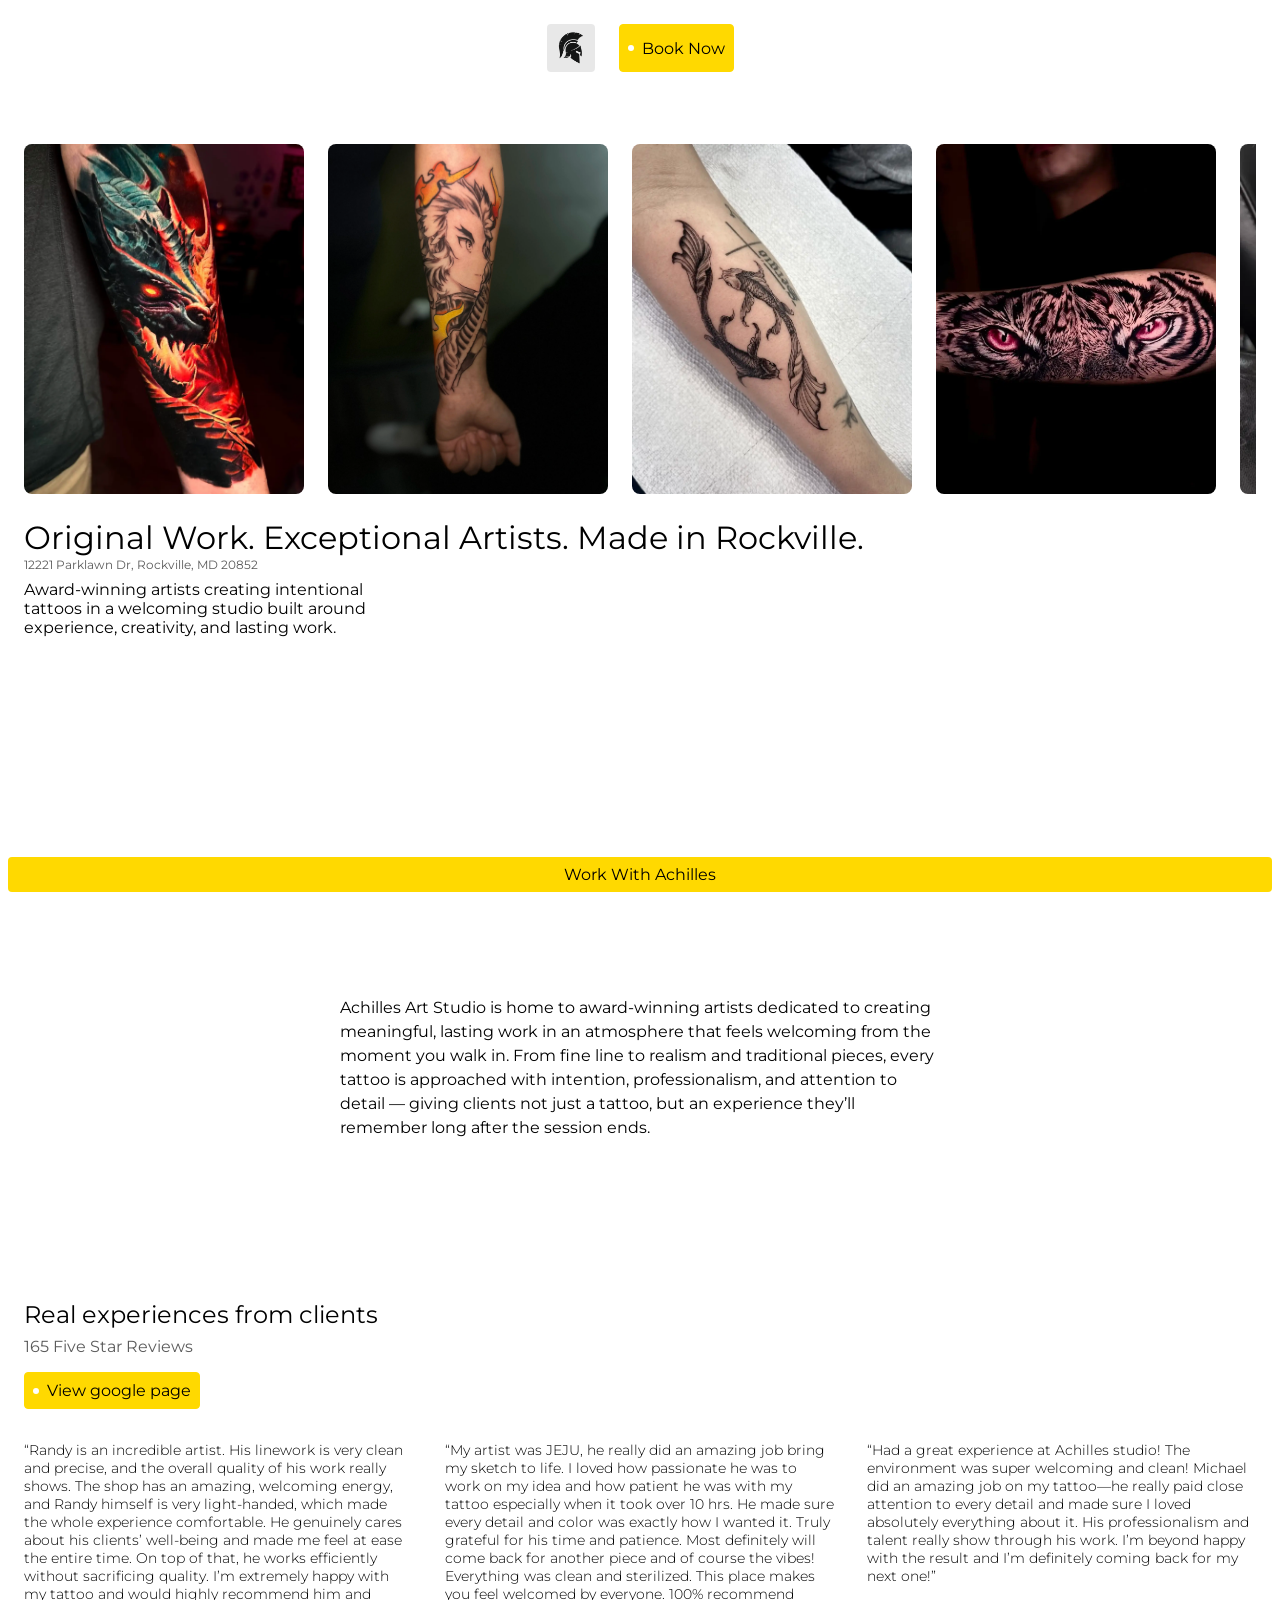
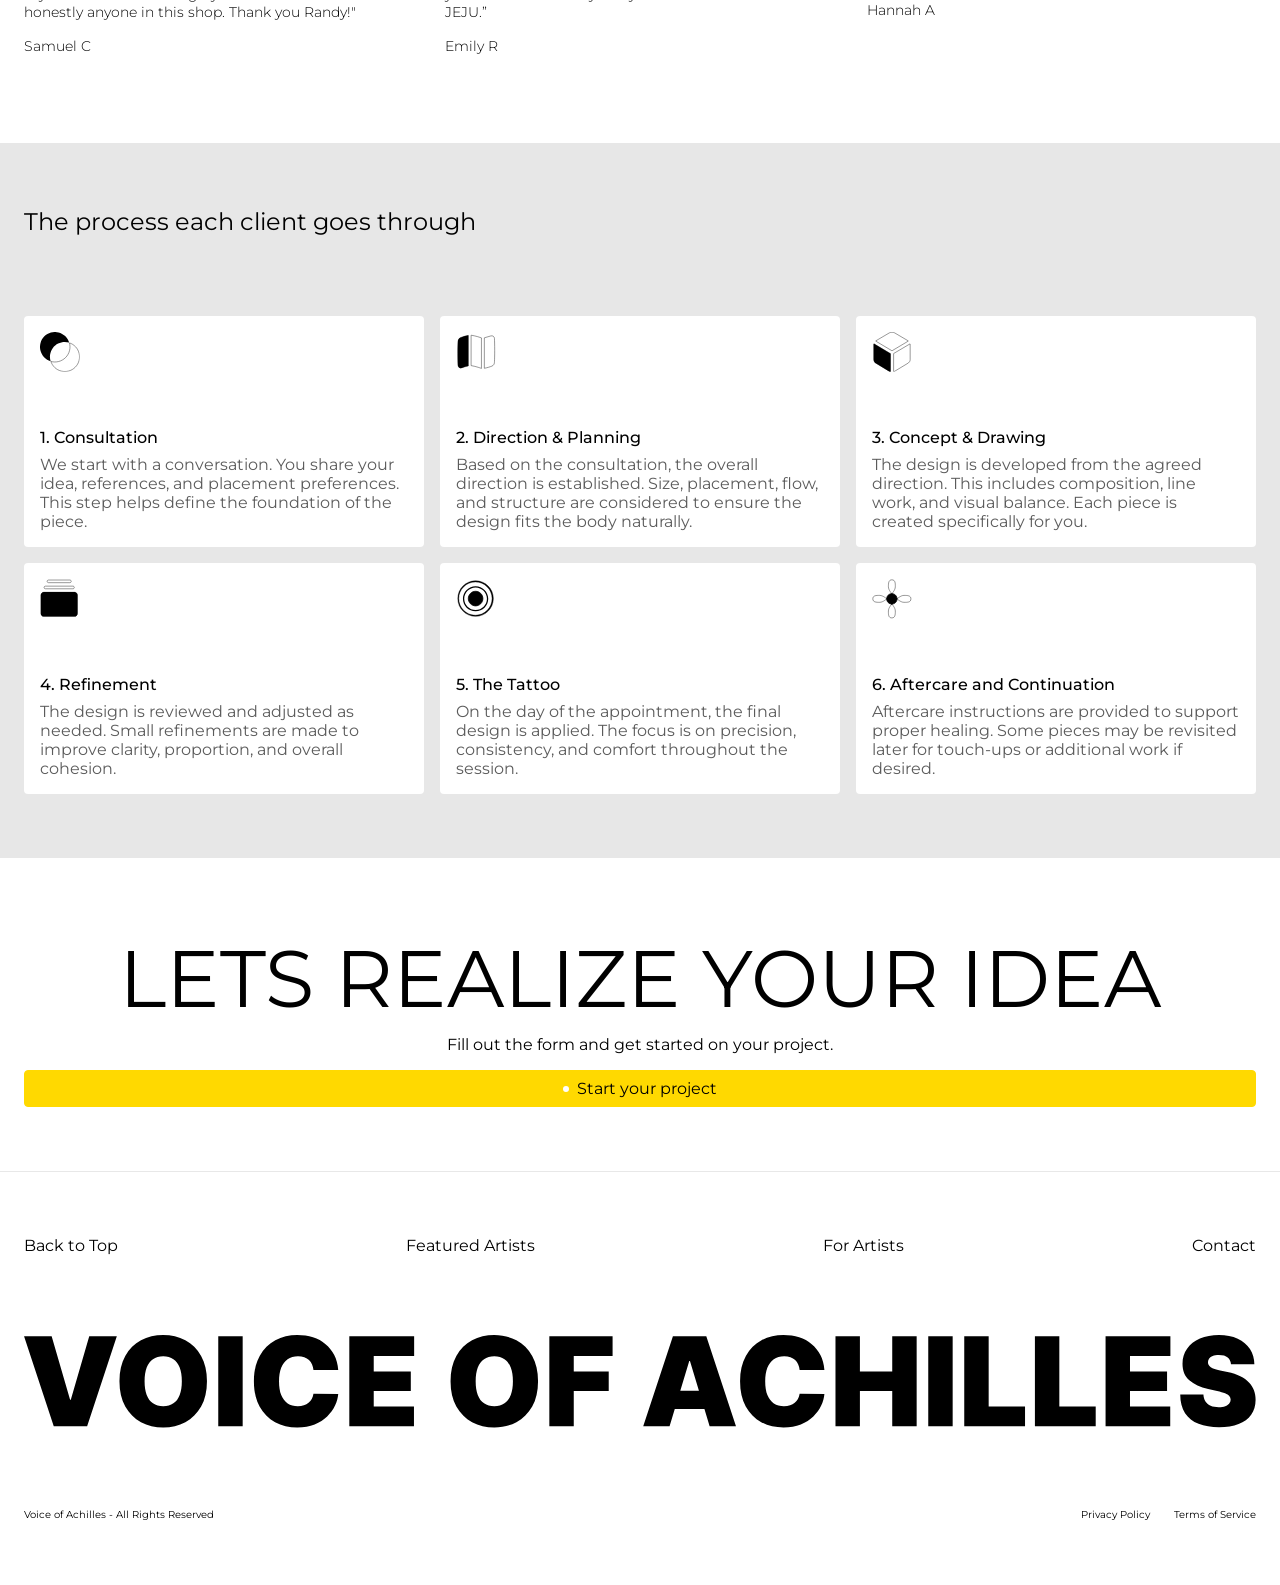
<file: achilles-art-studio.html>
<!DOCTYPE html>
<html lang="en">
<head>
  <meta charset="UTF-8">
  <meta name="viewport" content="width=device-width, initial-scale=1.0">
  <title>Achilles Art Studio | Studio</title>
  <link rel="stylesheet" href="achilles-art-studio-style.css">

  <!-- Meta Pixel Code --> 
   <script> !function(f,b,e,v,n,t,s) {if(f.fbq)return;n=f.fbq=function(){n.callMethod? n.callMethod.apply(n,arguments):n.queue.push(arguments)}; if(!f._fbq)f._fbq=n;n.push=n;n.loaded=!0;n.version='2.0'; n.queue=[];t=b.createElement(e);t.async=!0; t.src=v;s=b.getElementsByTagName(e)[0]; s.parentNode.insertBefore(t,s)}(window, document,'script', 'https://connect.facebook.net/en_US/fbevents.js'); fbq('init', '817941607313634'); fbq('track', 'PageView'); </script> <noscript><img height="1" width="1" style="display:none" src="https://www.facebook.com/tr?id=817941607313634&ev=PageView&noscript=1" /></noscript> 
  <!-- End Meta Pixel Code -->

  <!-- FORM CODE -->
   <script type="text/javascript">
    (function (d, o) {
        var s = d.createElement("script"), g = "getElementsByTagName";
        s.type = "text/javascript"; s.async = true;
        s.src = "//formdesigner.pro/js/universal/init.js?v=1.0.0";
        s.onload = function () {
            if (document.readyState !== 'loading') {
                FD.init(o);
            } else document.addEventListener("DOMContentLoaded", function () {
                FD.init(o);
            });
        };
        var h=d[g]("head")[0] || d[g]("body")[0];
        h.appendChild(s);
    })(document, {
    "host": "formdesigner.pro",
    "forms": {
        "244007": {
            "popup": {
                "overlay": "rgba(25,25,25,0.9)",
                "width": "600px",
                "height": "auto",
                "preload": 1,
                "disableOnMobile": false,
                "frequency": 1
            }
        }
    }
});
</script>

<script>
!function(f,b,e,v,n,t,s)
{if(f.fbq)return;n=f.fbq=function(){n.callMethod?
n.callMethod.apply(n,arguments):n.queue.push(arguments)};
if(!f._fbq)f._fbq=n;n.push=n;n.loaded=!0;n.version='2.0';
n.queue=[];t=b.createElement(e);t.async=!0;
t.src=v;s=b.getElementsByTagName(e)[0];
s.parentNode.insertBefore(t,s)}(window, document,'script',
'https://connect.facebook.net/en_US/fbevents.js');
fbq('init', '817941607313634');
fbq('track', 'SubmitApplication');
</script>
<noscript><img height="1" width="1" style="display:none"
src="https://www.facebook.com/tr?id=817941607313634&ev=PageView&noscript=1"
/></noscript>

</head>
<body>
  <header>
    <nav>
      <a href="index.html">
        <figure class="achilles-wrapper">
          <img src="assets/achilles-helmet.svg" class="achilles-icon" alt="achilles helmet icon">
        </figure>
      </a>

      <a href="#popup:formdesigner-244007" class="CTA-btn main-CTA">
        <div class="btn-circle"></div>
        Book Now
      </a>
  </header>

  <main>
    <a href="#popup:formdesigner-244007" class="promo">
      Work With Achilles
    </a>
  
    <div class="section-sticky">
      <section id="artist">
        <div class="artist-container">
          <div class="track-container">
            <div class="gallery-track">
              <div class="gallery-item">
                <img src="home-tattoos/jdiaz-dragon.webp" alt="dragon full color tattoo by Jdiaz" loading="eager">
              </div>
          
              <div class="gallery-item">
                <img src="home-tattoos/jeju-demon-slayer.webp" alt="Demon slayer tattoo by Jeju" loading="eager">
              </div>
            
              <div class="gallery-item">
                <img src="home-tattoos/randy-koy-fish.webp" alt="koy fish tattoo by Randy" loading="eager">
              </div>
            
              <div class="gallery-item">
                <img src="home-tattoos/maginkz-tiger-eyes.webp" alt="tiger face tattoo by magic inkz" loading="eager">                 
              </div>
            
              <div class="gallery-item">
                <img src="home-tattoos/sarai-blk-red-flower.webp" alt="flower tattoo by Sarai" loading="eager">
              </div>
            
              <div class="gallery-item">
                <img src="home-tattoos/david-lay-sleeve.webp" alt="sleeve by David Lay" loading="eager">
              </div>
              
              <div class="gallery-item">
                <img src="home-tattoos/daniela-zoro.webp" alt="zoro from One Piece by Daniela" loading="eager">
              </div>  
            
              <!-- DUPLICATE -->
              <div class="gallery-item">
                <img src="home-tattoos/jdiaz-dragon.webp" alt="dragon full color tattoo by Jdiaz" loading="eager">  
              </div>
              
              <div class="gallery-item">
                <img src="home-tattoos/jeju-demon-slayer.webp" alt="Demon slayer tattoo by Jeju" loading="eager">
              </div>
              
              <div class="gallery-item">              
                <img src="home-tattoos/randy-koy-fish.webp" alt="koy fish tattoo by Randy" loading="eager">
              </div>
              
              <div class="gallery-item">
                <img src="home-tattoos/maginkz-tiger-eyes.webp" alt="tiger face tattoo by magic inkz" loading="eager">
              </div>
              
              <div class="gallery-item">
                <img src="home-tattoos/sarai-blk-red-flower.webp" alt="flower tattoo by Sarai" loading="eager">
              </div>
              
              <div class="gallery-item">
                <img src="home-tattoos/david-lay-sleeve.webp" alt="sleeve by David Lay" loading="eager">
              </div>
              
              <div class="gallery-item">
                <img src="home-tattoos/daniela-zoro.webp" alt="zoro from One Piece by Daniela" loading="eager">
              </div>        
            </div> 
          </div>

          <div class="artist-info-container">
            <div>
              <h1 class="artist-name">Original Work. Exceptional Artists. Made in Rockville.</h1>            
            </div>

            <div class="artist-summary-container">
              <p class="location">12221 Parklawn Dr, Rockville, MD 20852</p>

              <p class="artist-summary">Award-winning artists creating intentional tattoos in a welcoming studio built around experience, creativity, and lasting work.</p>

              <!-- <a href="#popup:formdesigner-244007" class="CTA-btn main-CTA">
                <div class="btn-circle"></div>
                Book Now
              </a> -->
            </div>
          </div>
        </div>
      </section>

      <section id="about-artist">
        <div class="container">
          <div class="row">
            <div class="text-container">
              <p class="about-text">
                Achilles Art Studio is home to award-winning artists dedicated to creating meaningful, lasting work in an atmosphere that feels welcoming from the moment you walk in. From fine line to realism and traditional pieces, every tattoo is approached with intention, professionalism, and attention to detail — giving clients not just a tattoo, but an experience they’ll remember long after the session ends. 
              </p>
            </div>
          </div>
        </div>
      </section>
    </div>


    <section id="Reviews">
      <div class="container">
        <div class="row client-row">

          <h2>Real experiences from clients</h2>
          <p class="review-count">165 Five Star Reviews</p>

          <a href="https://share.google/zH0wbMakmPp11ZnKG" class="CTA-btn main-CTA">
            <div class="btn-circle"></div>
            View google page
          </a>
          <div class="review-wrapper">
            <div class="quote-box">
              <p class="quote">
                “Randy is an incredible artist. His linework is very clean and precise, and the overall quality of his work really shows. The shop has an amazing, welcoming energy, and Randy himself is very light-handed, which made the whole experience comfortable. He genuinely cares about his clients’ well-being and made me feel at ease the entire time. On top of that, he works efficiently without sacrificing quality. I’m extremely happy with my tattoo and would highly recommend him and honestly anyone in this shop. Thank you Randy!"
              </p>

              <p class="quote">Samuel C</p>
            </div>

            <div class="quote-box">
              <p class="quote">
                “My artist was JEJU, he really did an amazing job bring my sketch to life. I loved how passionate he was to work on my idea and how patient he was with my tattoo especially when it took over 10 hrs. He made sure every detail and color was exactly how I wanted it. Truly grateful for his time and patience. Most definitely will come back for another piece and of course the vibes! Everything was clean and sterilized. This place makes you feel welcomed by everyone. 100% recommend JEJU.”
              </p>

              <p class="quote">Emily R</p>
            </div>

            <div class="quote-box">
              <p class="quote">
                “Had a great experience at Achilles studio! The environment was super welcoming and clean! Michael did an amazing job on my tattoo—he really paid close attention to every detail and made sure I loved absolutely everything about it. His professionalism and talent really show through his work. I’m beyond happy with the result and I’m definitely coming back for my next one!”
              </p>

              <p class="quote">Hannah A</p>
            </div>
        </div>
      </div>
    </section>

    <section id="process">
      <div class="container">
        <div class="row">
          <h2>The process each client goes through</h2>

          <div class="process-wrapper">
            <!-- consultation -->
            <div class="process-card">
              <img src="assets/consultation-img.svg" alt="" class="process-icon">

              <div class="process-info-container">
                <p class="process-name">1. Consultation</p>
                <p class="process-info">We start with a conversation. You share your idea, references, and placement preferences. This step helps define the foundation of the piece.</p>
              </div>
            </div>

            <!-- planning -->

            <div class="process-card">
              <img src="assets/planning-img.svg" alt="" class="process-icon">

              <div class="process-info-container">
                <p class="process-name">2. Direction & Planning</p>
                <p class="process-info">Based on the consultation, the overall direction is established. Size, placement, flow, and structure are considered to ensure the design fits the body naturally.</p>
              </div>
            </div>

            <!-- Concept -->

            <div class="process-card">
              <img src="assets/concept-img.svg" alt="" class="process-icon">

              <div class="process-info-container">
                <p class="process-name">3. Concept & Drawing</p>
                <p class="process-info">The design is developed from the agreed direction. This includes composition, line work, and visual balance. Each piece is created specifically for you.</p>
              </div>
            </div>

            <!-- Refinement -->

            <div class="process-card">
              <img src="assets/refinement-img.svg" alt="" class="process-icon">

              <div class="process-info-container">
                <p class="process-name">4. Refinement</p>
                <p class="process-info">The design is reviewed and adjusted as needed. Small refinements are made to improve clarity, proportion, and overall cohesion.</p>
              </div>
            </div>

            <!-- tattoo -->

            <div class="process-card">
              <img src="assets/tattoo-img.svg" alt="" class="process-icon">

              <div class="process-info-container">
                <p class="process-name">5. The Tattoo</p>
                <p class="process-info">On the day of the appointment, the final design is applied. The focus is on precision, consistency, and comfort throughout the session.</p>
              </div>
            </div>

            <!-- Aftercare -->

            <div class="process-card">
              <img src="assets/aftercare-img.svg" alt="" class="process-icon">

              <div class="process-info-container">
                <p class="process-name">6. Aftercare and Continuation</p>
                <p class="process-info">Aftercare instructions are provided to support proper healing. Some pieces may be revisited later for touch-ups or additional work if desired.</p>
              </div>
            </div>
          </div>
        </div>
      </div>
    </section>

    <section id="final-CTA">
      <div class="container">
        <div class="row CTA-row">
          <h2 class="CTA-text">LETS REALIZE YOUR IDEA</h2>

          <p class="CTA-info">Fill out the form and get started on your project.</p>

          <a href="#popup:formdesigner-244007" class="CTA-btn main-CTA">
            <div class="btn-circle"></div>
            Start your project
          </a>
        </div>
      </div>
    </section>

    <footer>
      <div class="footer-container">
        <div class="row">
          <ul class="footer-list">
            <li><a href="index.html" class="footer-link">Back to Top</a></li>

            <li><a href="/#featured-artists" class="footer-link">Featured Artists</a></li>

            <li><a href="/#artist-program" class="footer-link">For Artists</a></li>
            
            <li><a href="mailto:contact@voiceofachilles.com" class="footer-link">Contact</a></li>
          </ul>

          <img src="assets/voiceofachilles.svg" class="footer-company-name">

          <div class="copyright-wrapper">
            <p class="copyright">
              Voice of Achilles - All Rights Reserved
            </p>
            <div class="policy-pages">
              <a href="privacy-policy.html">Privacy Policy</a>
              <a href="terms-of-service.html">Terms of Service</a>
            </div>
          </div>

        </div>
      </div>
    </footer>
  </main>
</body>
</html>
</file>
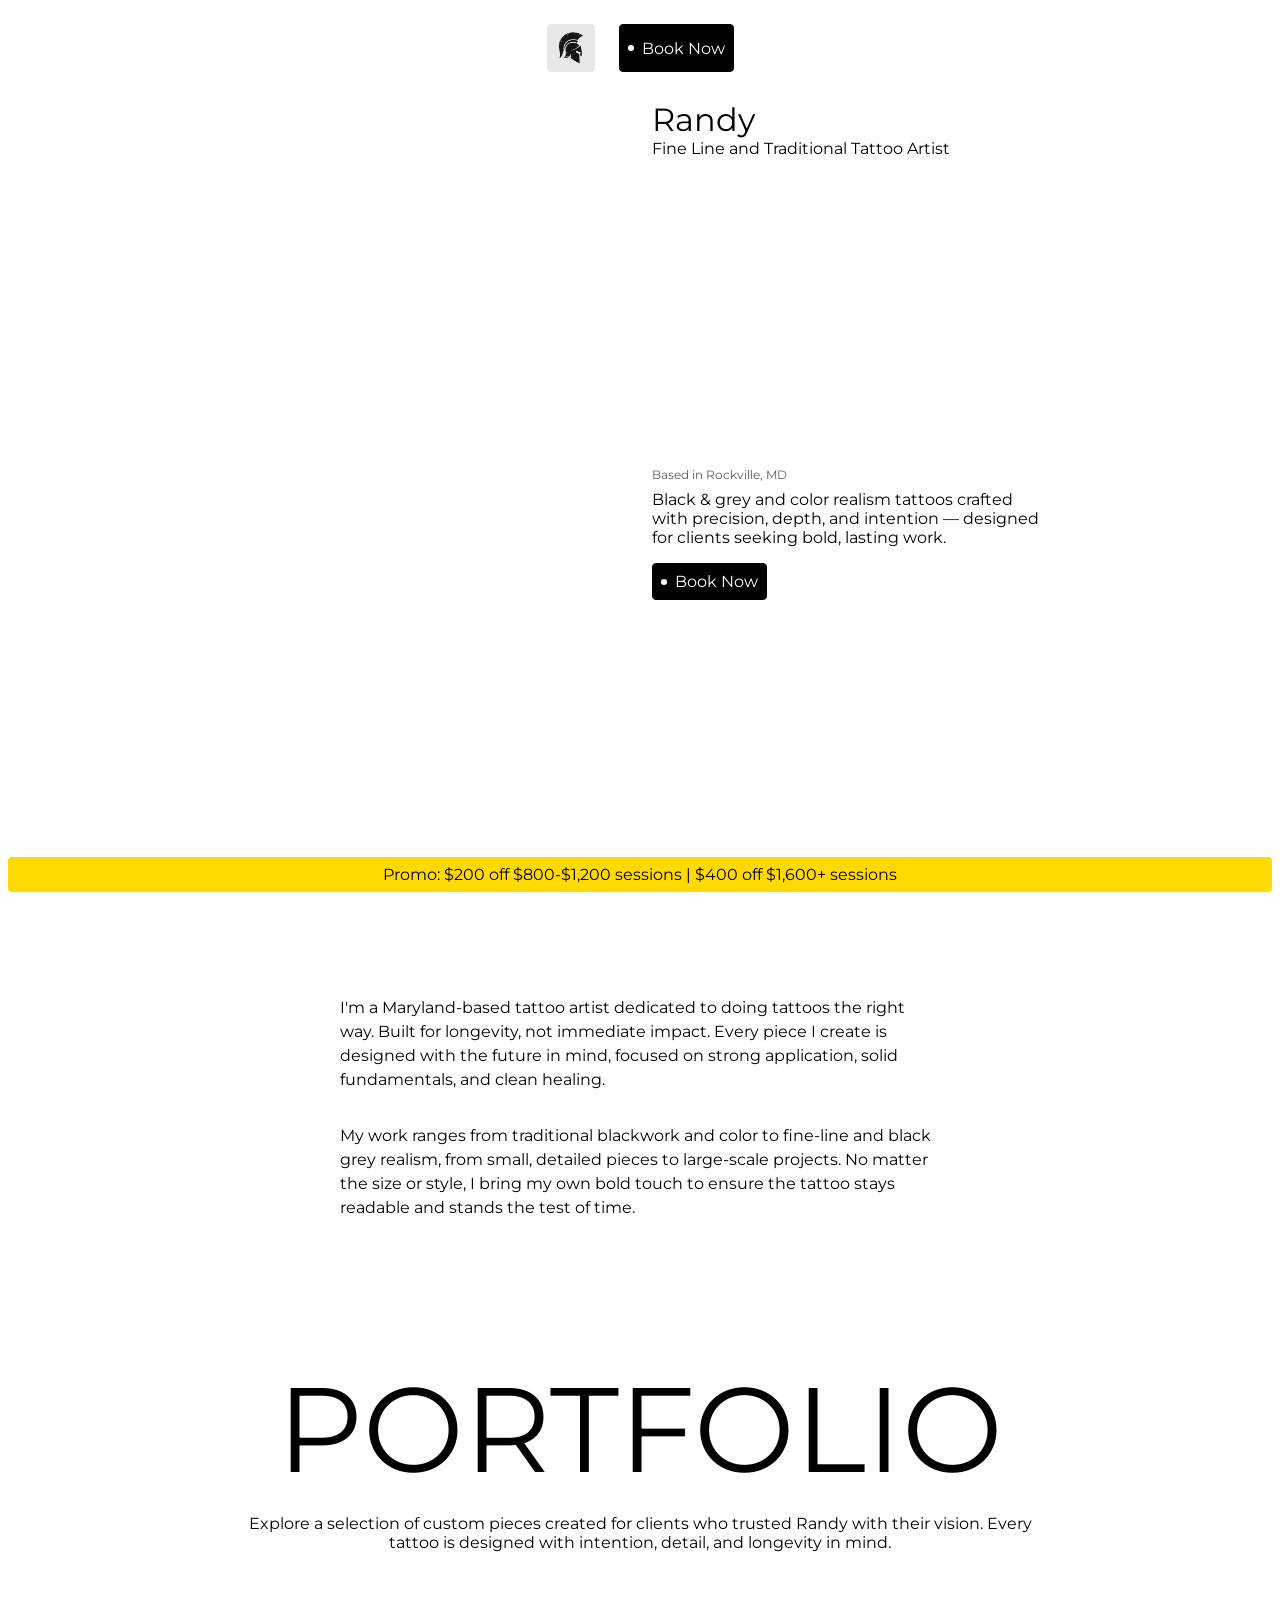
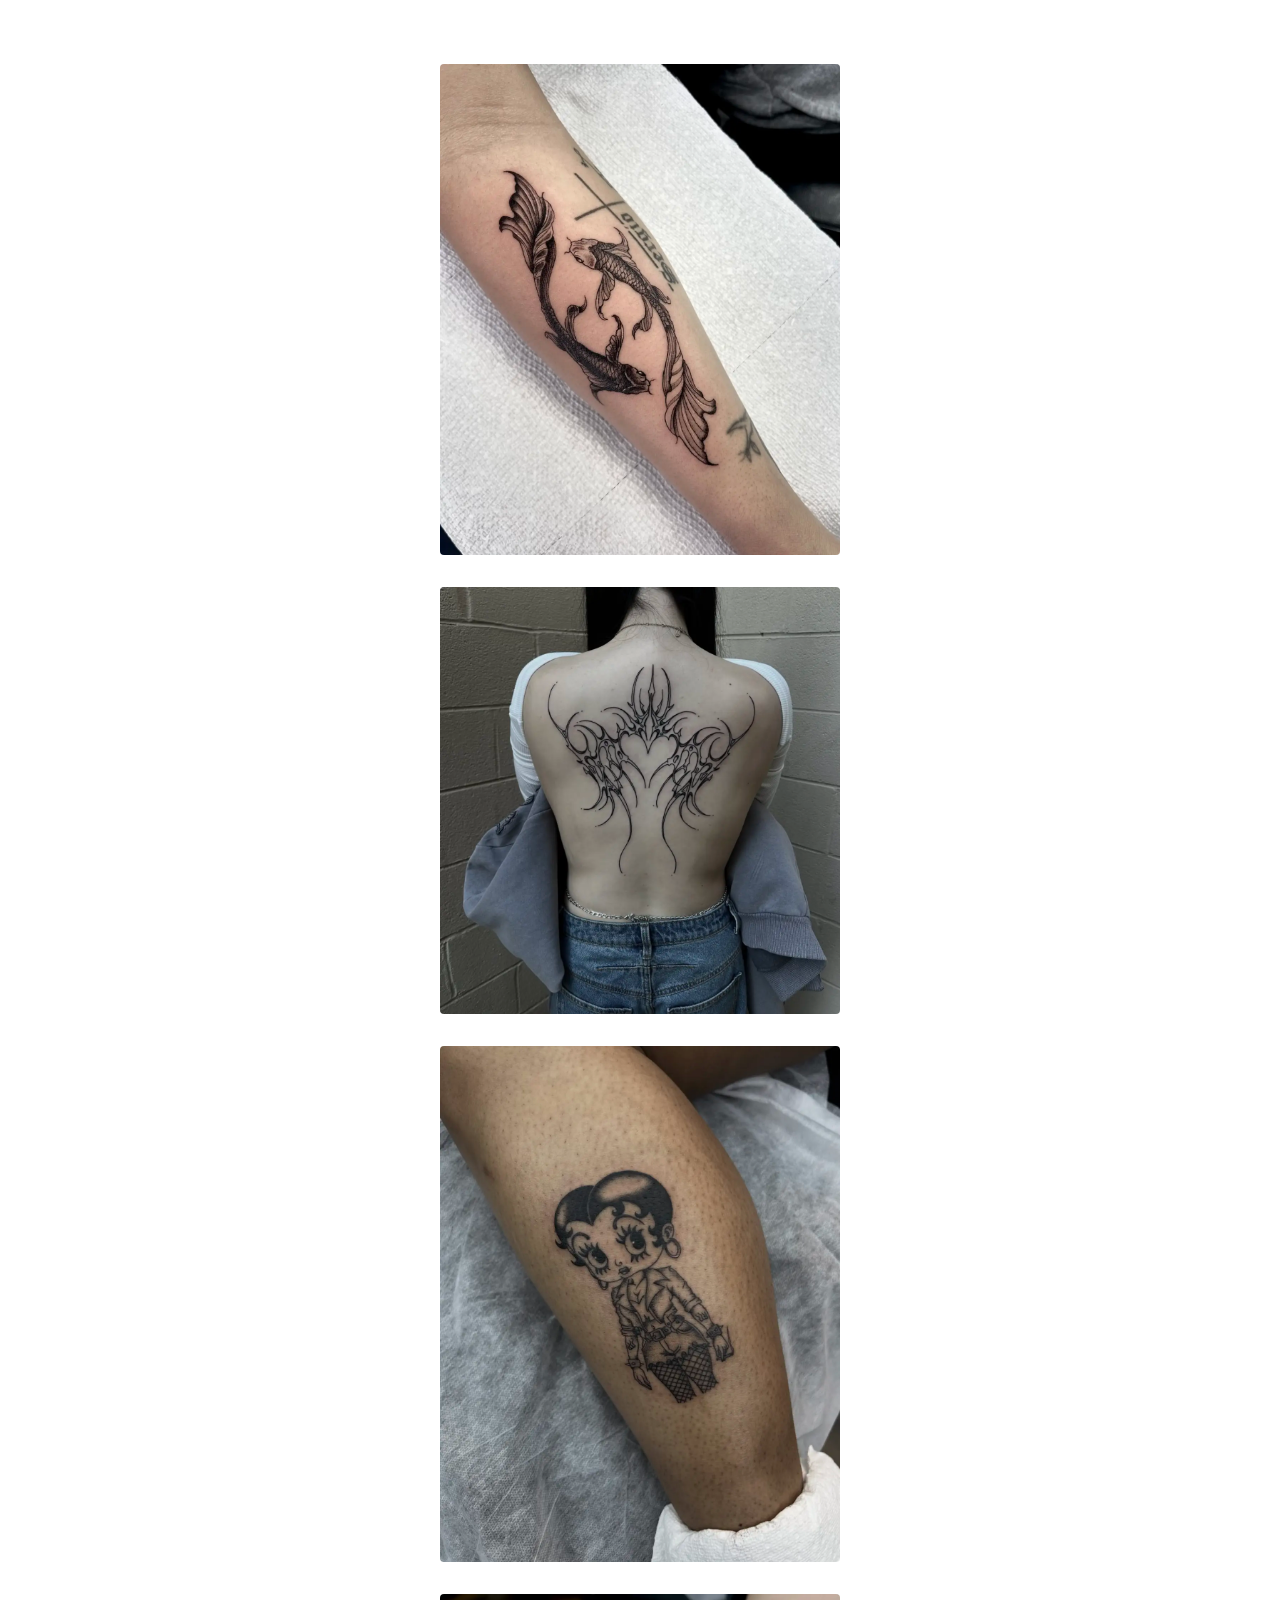
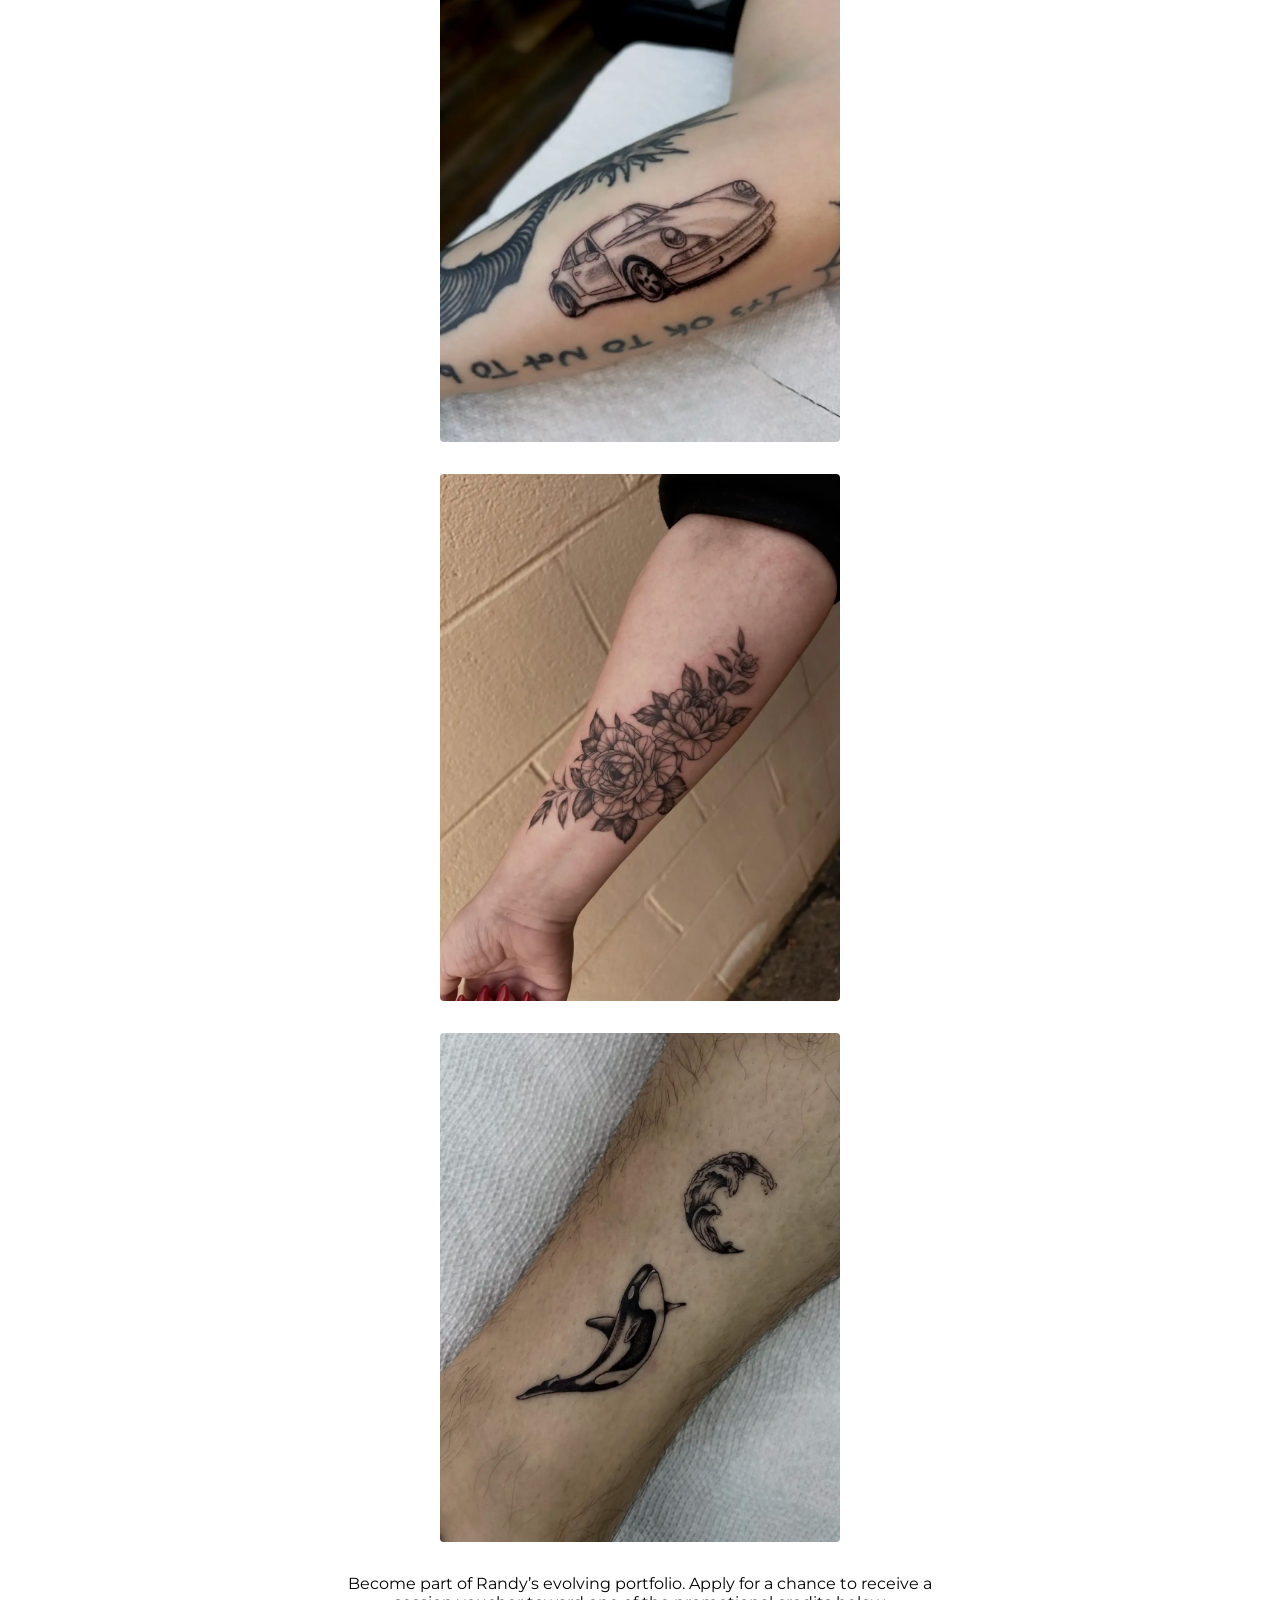
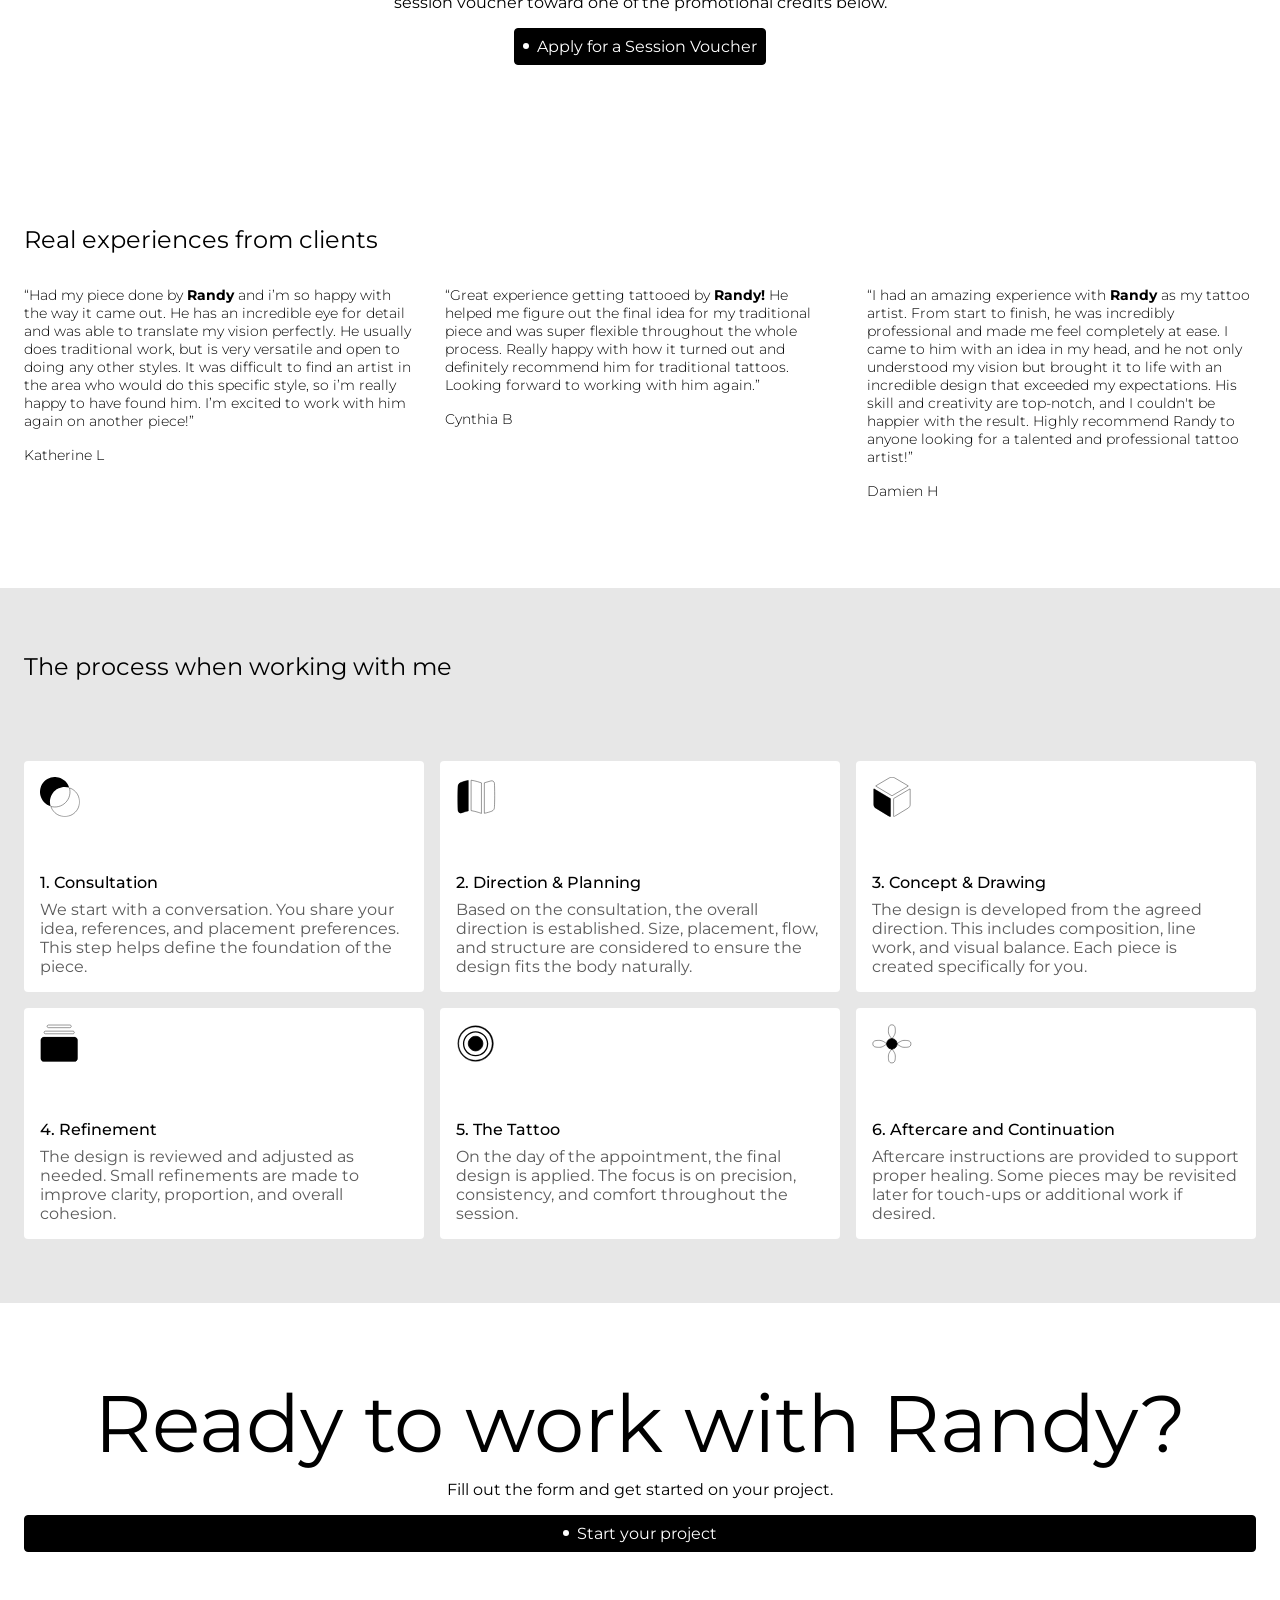
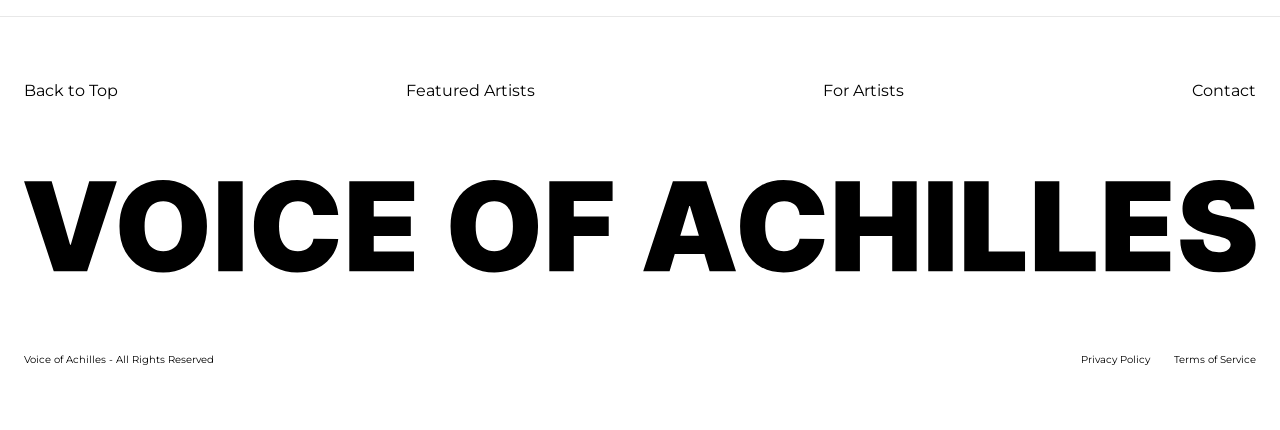
<file: artist-test.html>
<!DOCTYPE html>
<html lang="en">
<head>
  <meta charset="UTF-8">
  <meta name="viewport" content="width=device-width, initial-scale=1.0">
  <title>Artist Test</title>
  <link rel="stylesheet" href="artist-style-test.css">
</head>
<body>
  <header>
    <nav>
      <a href="#home">
        <figure class="achilles-wrapper">
          <img src="assets/achilles-helmet.svg" class="achilles-icon" alt="achilles helmet icon">
        </figure>
      </a>

      <a href="#" class="CTA-btn main-CTA">
        <div class="btn-circle"></div>
        Book Now
      </a>
  </header>

  <main>
    <a href="#" class="promo">
      Promo: $200 off $800-$1,200 sessions | $400 off $1,600+ sessions
    </a>
  
    <div class="section-sticky">
      <section id="artist">
        <div class="artist-container">
          <figure class="display-wrapper">
            <video src="artists/randy-profile-video.MOV" class="artist-display" autoplay muted loop playsinline webkit-playsinline preload="auto"></video>
          </figure>

          <div class="artist-info-container">
            <div>
              <h1 class="artist-name">Randy</h1>
              <p>
                Fine Line and Traditional Tattoo Artist
              </p>
            </div>

            <div class="artist-summary-container">
              <p class="location">Based in Rockville, MD</p>

              <p class="artist-summary">Black & grey and color realism tattoos crafted with precision, depth, and intention — designed for clients seeking bold, lasting work.</p>

              <a href="" class="CTA-btn main-CTA">
                <div class="btn-circle"></div>
                Book Now
              </a>
            </div>
          </div>
        </div>
      </section>

      <section id="about-artist">
        <div class="container">
          <div class="row">
            <div class="text-container">
              <p class="about-text">
                I'm a Maryland-based tattoo artist dedicated to doing tattoos the right way. Built for longevity, not immediate impact. Every piece I create is designed with the future in mind, focused on strong application, solid fundamentals, and clean healing. 
              </p>
              
              <p class="about-text">
                My work ranges from traditional blackwork and color to fine-line and black grey realism, from small, detailed pieces to large-scale projects. No matter the size or style, I bring my own bold touch to ensure the tattoo stays readable and stands the test of time. 
              </p>
            </div>
          </div>
        </div>
        
        <section id="gallery">
          <div class="container">
            <div class="row gallery-row">
              <div class="gallery-text-container">
                <h2 class="portfolio">PORTFOLIO</h2>
                
                <p class="gallery-text">Explore a selection of custom pieces created for clients who trusted Randy with their vision. Every tattoo is designed with intention, detail, and longevity in mind.</p>
              </div>
              
              <div class="tattoo-container">
                <figure class="tattoo-wrapper">
                  <img src="randy-tattoos/randy-koy-fish.webp" alt="koy fish tattoo by Randy" class="tattoo-img" loading="lazy">
                </figure>
                
                <figure class="tattoo-wrapper">
                  <img src="randy-tattoos/randy-back-tattoo.webp" alt="Back tattoo by Randy" class="tattoo-img" loading="lazy">
                </figure>
                
                <figure class="tattoo-wrapper">
                  <img src="randy-tattoos/randy-betty.webp" alt="Betty tattoo by Randy" class="tattoo-img" loading="lazy">
                </figure>
                
                <figure class="tattoo-wrapper">
                  <img src="randy-tattoos/randy-car.webp" alt="Car tattoo by Randy" class="tattoo-img" loading="lazy">
                </figure>
                
                <figure class="tattoo-wrapper">
                  <img src="randy-tattoos/randy-flowers.webp" alt="Flower tattoo by Randy" class="tattoo-img" loading="lazy">
                </figure>
                
                <figure class="tattoo-wrapper">
                  <img src="randy-tattoos/randy-whale.webp" alt="Whale tattoo by Randy" class="tattoo-img" loading="lazy">
                </figure>
              </div>

            </div>
              <div class="gallery-CTA">
                <p>Become part of Randy’s evolving portfolio. Apply for a chance to receive a session voucher toward one of the promotional credits below.</p>
  
                <a href="" class="CTA-btn main-CTA">
                  <div class="btn-circle"></div>
                  Apply for a Session Voucher
                </a>
              </div>
          </div>
        </section>
      </section>
    </div>


    <section id="Reviews">
      <div class="container">
        <div class="row client-row">

          <h2>Real experiences from clients</h2>
          <div class="review-wrapper">
            <div class="quote-box">
              <p class="quote">
                “Had my piece done by <strong>Randy</strong> and i’m so happy with the way it came out. He has an incredible eye for detail and was able to translate my vision perfectly. He usually does traditional work, but is very versatile and open to doing any other styles. It was difficult to find an artist in the area who would do this specific style, so i’m really happy to have found him. I’m excited to work with him again on another piece!”
              </p>

              <p class="quote">Katherine L</p>
            </div>

            <div class="quote-box">
              <p class="quote">
                “Great experience getting tattooed by <strong>Randy!</strong> He helped me figure out the final idea for my traditional piece and was super flexible throughout the whole process. Really happy with how it turned out and definitely recommend him for traditional tattoos. Looking forward to working with him again.”
              </p>

              <p class="quote">Cynthia B</p>
            </div>

            <div class="quote-box">
              <p class="quote">
                “I had an amazing experience with <strong>Randy</strong> as my tattoo artist. From start to finish, he was incredibly professional and made me feel completely at ease. I came to him with an idea in my head, and he not only understood my vision but brought it to life with an incredible design that exceeded my expectations. His skill and creativity are top-notch, and I couldn't be happier with the result. Highly recommend Randy to anyone looking for a talented and professional tattoo artist!”
              </p>

              <p class="quote">Damien H</p>
            </div>
        </div>
      </div>
    </section>

    <section id="process">
      <div class="container">
        <div class="row">
          <h2>The process when working with me</h2>

          <div class="process-wrapper">
            <!-- consultation -->
            <div class="process-card">
              <img src="assets/consultation-img.svg" alt="" class="process-icon">

              <div class="process-info-container">
                <p class="process-name">1. Consultation</p>
                <p class="process-info">We start with a conversation. You share your idea, references, and placement preferences. This step helps define the foundation of the piece.</p>
              </div>
            </div>

            <!-- planning -->

            <div class="process-card">
              <img src="assets/planning-img.svg" alt="" class="process-icon">

              <div class="process-info-container">
                <p class="process-name">2. Direction & Planning</p>
                <p class="process-info">Based on the consultation, the overall direction is established. Size, placement, flow, and structure are considered to ensure the design fits the body naturally.</p>
              </div>
            </div>

            <!-- Concept -->

            <div class="process-card">
              <img src="assets/concept-img.svg" alt="" class="process-icon">

              <div class="process-info-container">
                <p class="process-name">3. Concept & Drawing</p>
                <p class="process-info">The design is developed from the agreed direction. This includes composition, line work, and visual balance. Each piece is created specifically for you.</p>
              </div>
            </div>

            <!-- Refinement -->

            <div class="process-card">
              <img src="assets/refinement-img.svg" alt="" class="process-icon">

              <div class="process-info-container">
                <p class="process-name">4. Refinement</p>
                <p class="process-info">The design is reviewed and adjusted as needed. Small refinements are made to improve clarity, proportion, and overall cohesion.</p>
              </div>
            </div>

            <!-- tattoo -->

            <div class="process-card">
              <img src="assets/tattoo-img.svg" alt="" class="process-icon">

              <div class="process-info-container">
                <p class="process-name">5. The Tattoo</p>
                <p class="process-info">On the day of the appointment, the final design is applied. The focus is on precision, consistency, and comfort throughout the session.</p>
              </div>
            </div>

            <!-- Aftercare -->

            <div class="process-card">
              <img src="assets/aftercare-img.svg" alt="" class="process-icon">

              <div class="process-info-container">
                <p class="process-name">6. Aftercare and Continuation</p>
                <p class="process-info">Aftercare instructions are provided to support proper healing. Some pieces may be revisited later for touch-ups or additional work if desired.</p>
              </div>
            </div>
          </div>
        </div>
      </div>
    </section>

    <section id="final-CTA">
      <div class="container">
        <div class="row CTA-row">
          <h2 class="CTA-text">Ready to work with Randy?</h2>

          <p class="CTA-info">Fill out the form and get started on your project.</p>

          <a href="#" class="CTA-btn main-CTA">
            <div class="btn-circle"></div>
            Start your project
          </a>
        </div>
      </div>
    </section>

    <footer>
      <div class="footer-container">
        <div class="row">
          <ul class="footer-list">
            <li><a href="/#home" class="footer-link">Back to Top</a></li>

            <li><a href="/#featured-artists" class="footer-link">Featured Artists</a></li>

            <li><a href="/#artist-program" class="footer-link">For Artists</a></li>
            
            <li><a href="#" class="footer-link">Contact</a></li>
          </ul>

          <img src="assets/voiceofachilles.svg" class="footer-company-name">

          <div class="copyright-wrapper">
            <p class="copyright">
              Voice of Achilles - All Rights Reserved
            </p>
            <div class="policy-pages">
              <a href="#">Privacy Policy</a>
              <a href="#">Terms of Service</a>
            </div>
          </div>
        </div>
      </div>
    </footer>
  </main>
</body>
</html>
</file>
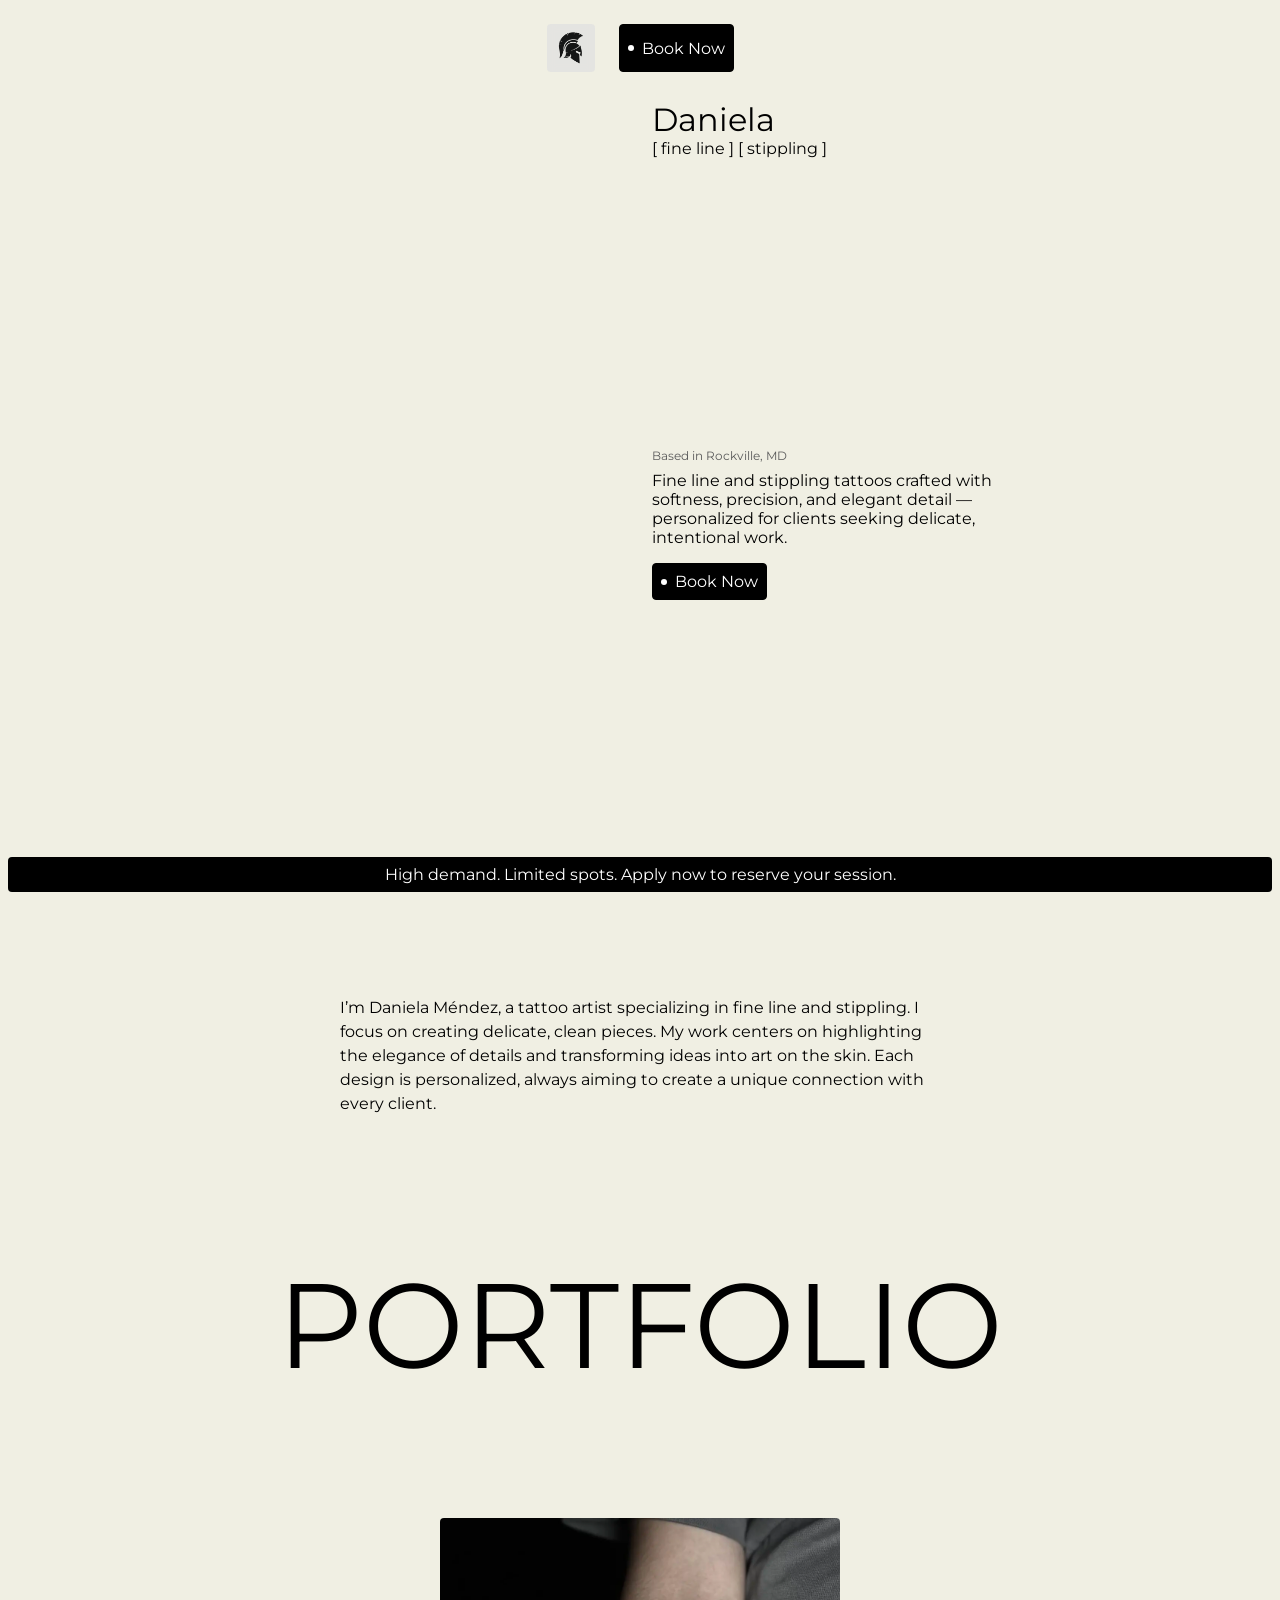
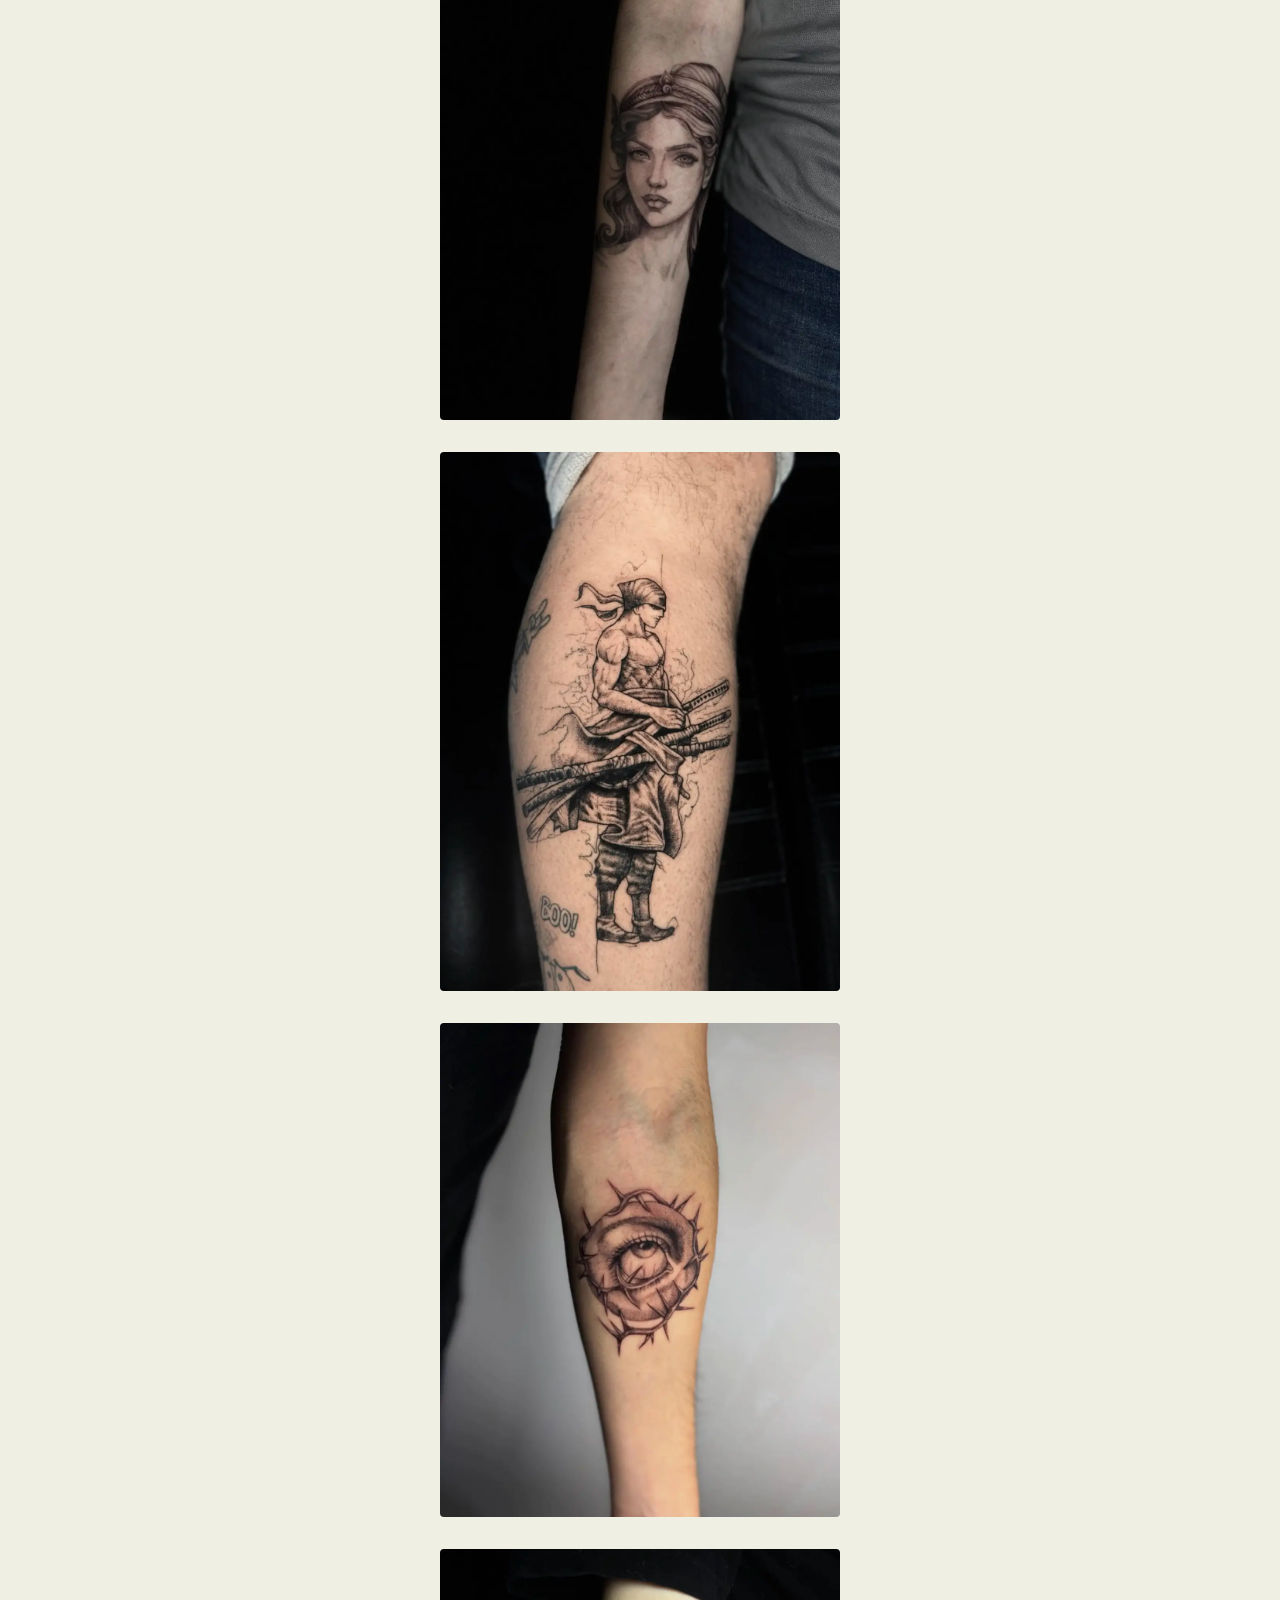
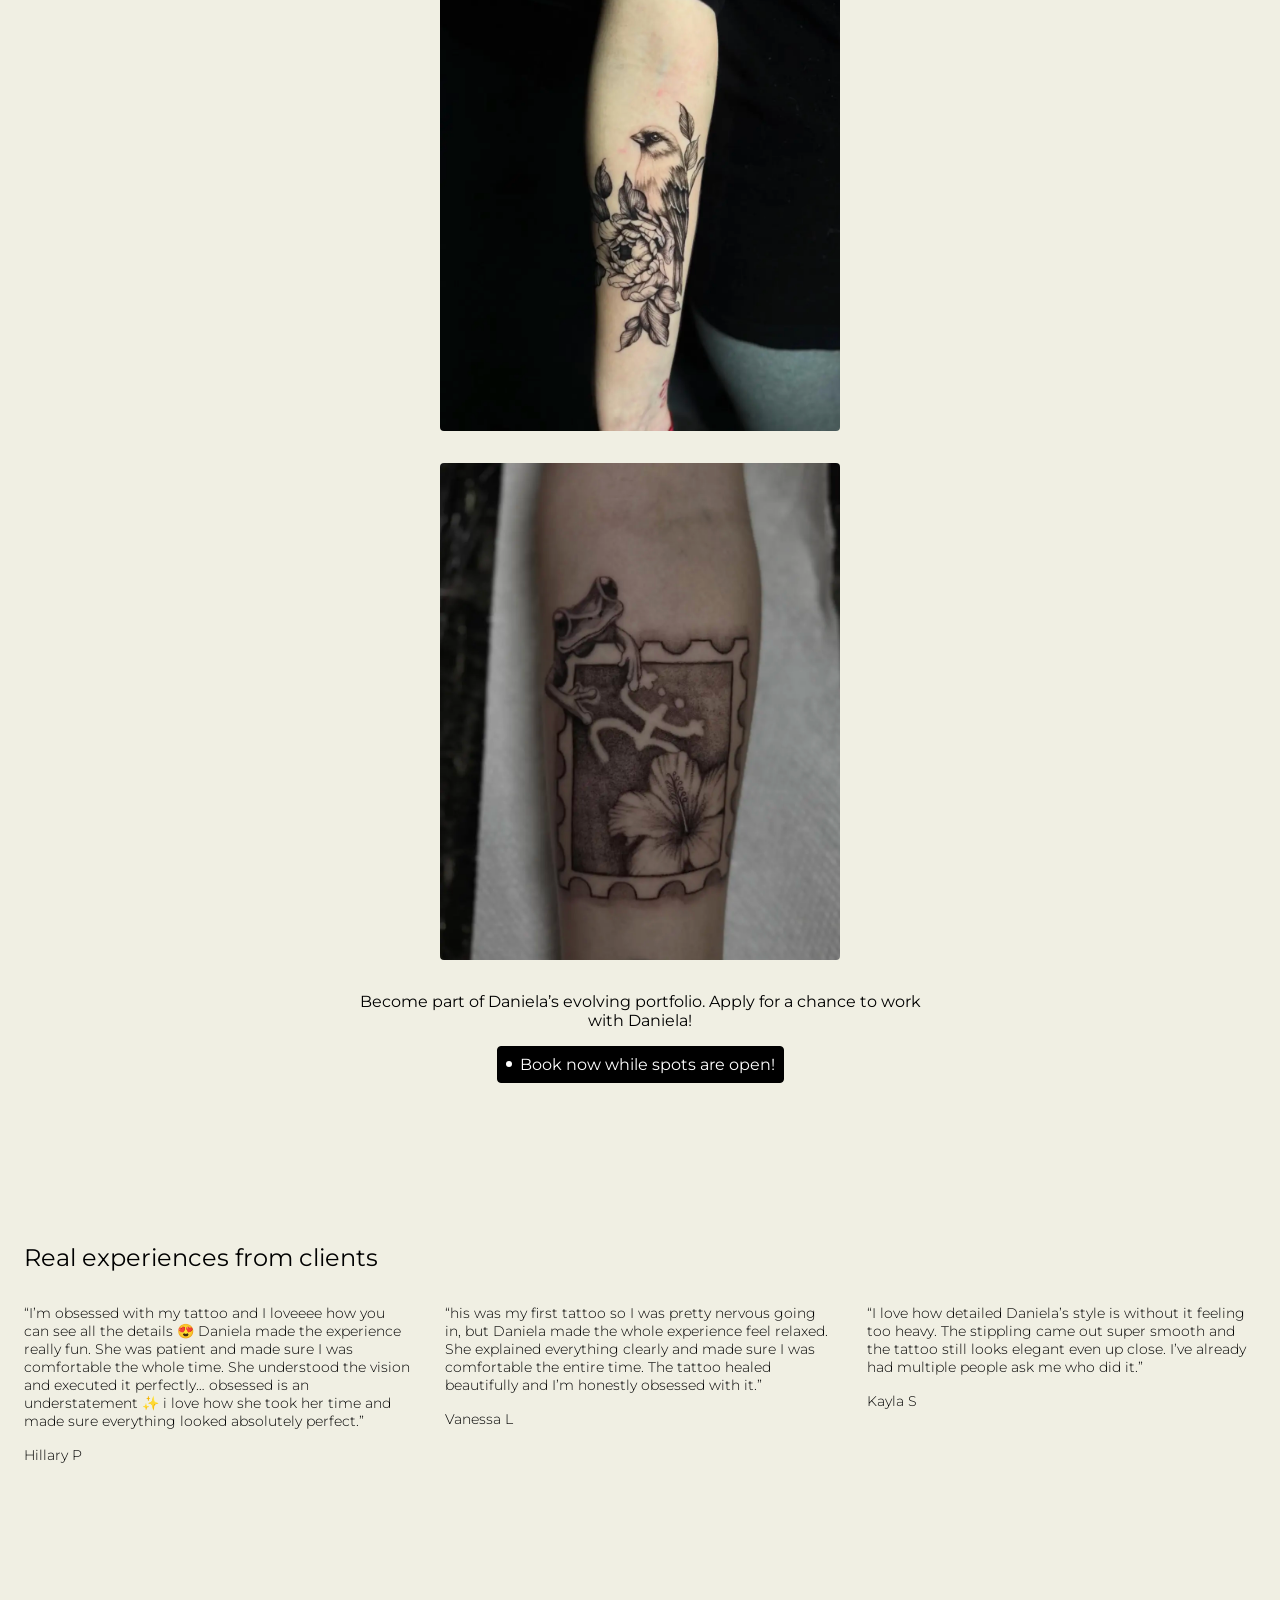
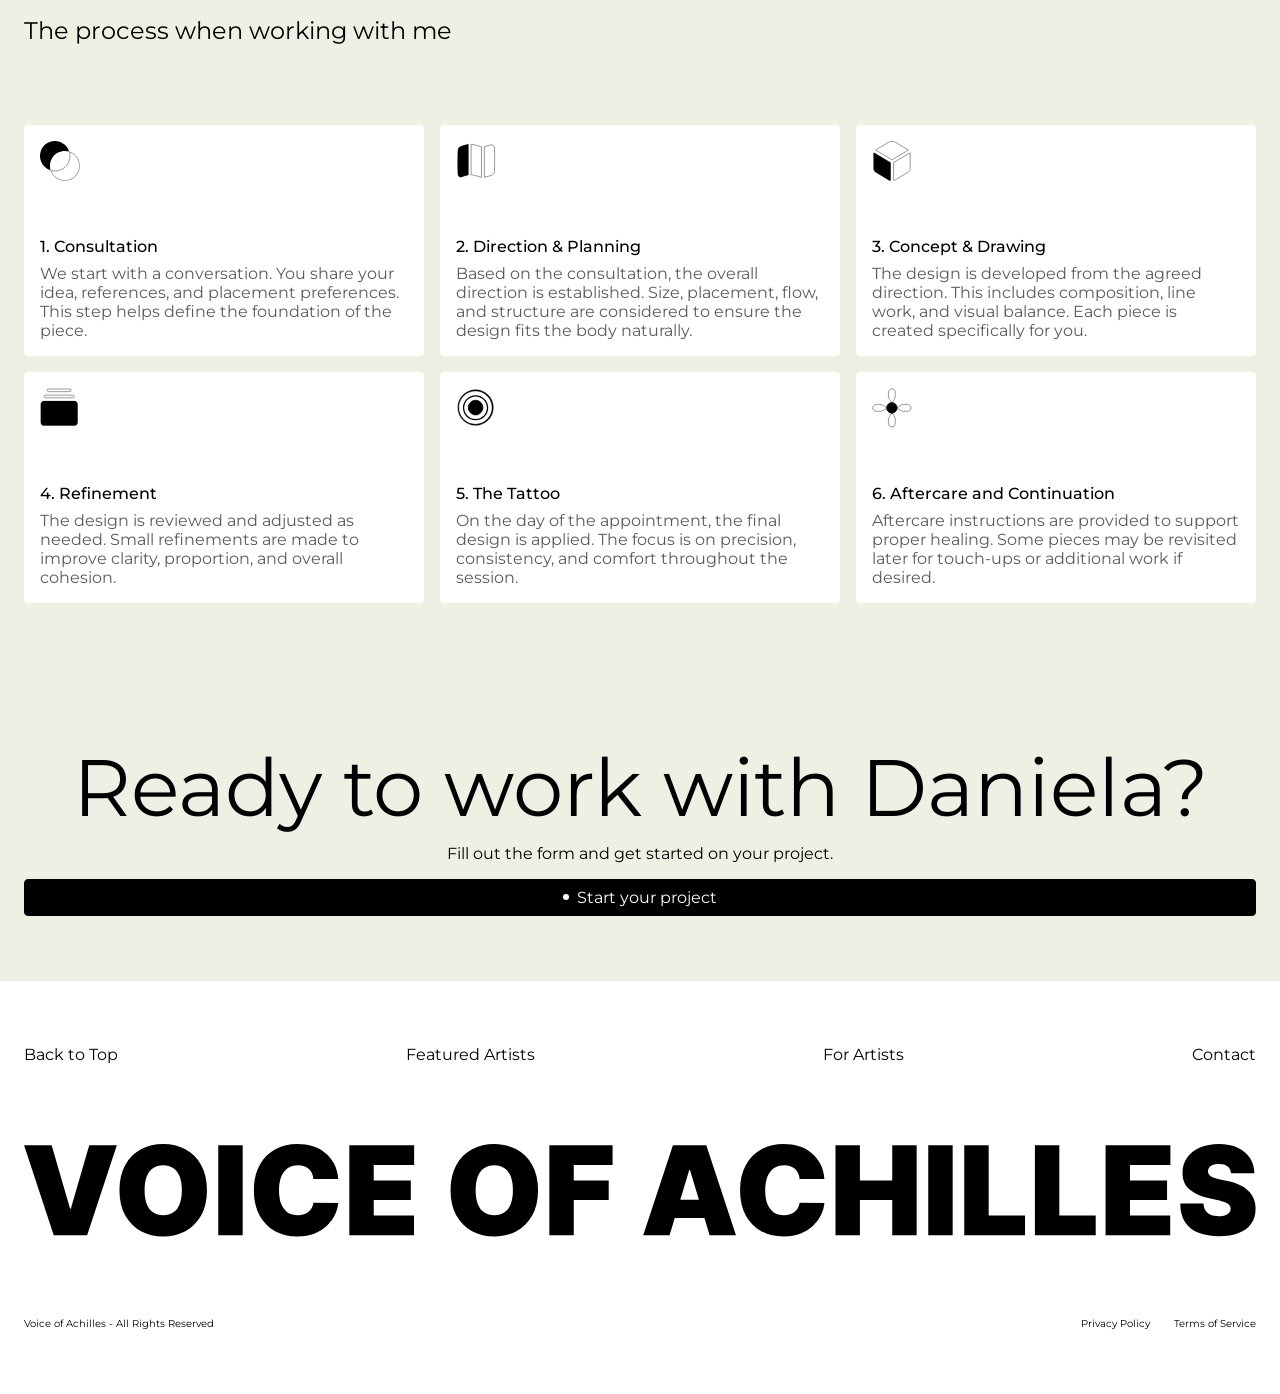
<file: daniela.html>
<!DOCTYPE html>
<html lang="en">
<head>
  <meta charset="UTF-8">
  <meta name="viewport" content="width=device-width, initial-scale=1.0">
  <title>Daniela | Artist</title>
  <link rel="stylesheet" href="artist-page-daniela.css">

  <!-- Meta Pixel Code --> 
   <script> !function(f,b,e,v,n,t,s) {if(f.fbq)return;n=f.fbq=function(){n.callMethod? n.callMethod.apply(n,arguments):n.queue.push(arguments)}; if(!f._fbq)f._fbq=n;n.push=n;n.loaded=!0;n.version='2.0'; n.queue=[];t=b.createElement(e);t.async=!0; t.src=v;s=b.getElementsByTagName(e)[0]; s.parentNode.insertBefore(t,s)}(window, document,'script', 'https://connect.facebook.net/en_US/fbevents.js'); fbq('init', '817941607313634'); fbq('track', 'PageView'); </script> <noscript><img height="1" width="1" style="display:none" src="https://www.facebook.com/tr?id=817941607313634&ev=PageView&noscript=1" /></noscript> 
  <!-- End Meta Pixel Code -->

  <script>
  !function(f,b,e,v,n,t,s)
  {if(f.fbq)return;n=f.fbq=function(){n.callMethod?
  n.callMethod.apply(n,arguments):n.queue.push(arguments)};
  if(!f._fbq)f._fbq=n;n.push=n;n.loaded=!0;n.version='2.0';
  n.queue=[];t=b.createElement(e);t.async=!0;
  t.src=v;s=b.getElementsByTagName(e)[0];
  s.parentNode.insertBefore(t,s)}(window, document,'script',
  'https://connect.facebook.net/en_US/fbevents.js');
  fbq('init', '817941607313634');
  fbq('track', 'SubmitApplication');
  </script>
  <noscript><img height="1" width="1" style="display:none"
  src="https://www.facebook.com/tr?id=817941607313634&ev=PageView&noscript=1"
/></noscript>

  <!-- FORM CODE -->
   <script type="text/javascript">
    (function (d, o) {
        var s = d.createElement("script"), g = "getElementsByTagName";
        s.type = "text/javascript"; s.async = true;
        s.src = "//formdesigner.pro/js/universal/init.js?v=1.0.0";
        s.onload = function () {
            if (document.readyState !== 'loading') {
                FD.init(o);
            } else document.addEventListener("DOMContentLoaded", function () {
                FD.init(o);
            });
        };
        var h=d[g]("head")[0] || d[g]("body")[0];
        h.appendChild(s);
    })(document, {
    "host": "formdesigner.pro",
    "forms": {
        "243973": {
            "popup": {
                "overlay": "rgba(25,25,25,0.9)",
                "width": "600px",
                "height": "auto",
                "preload": 1,
                "disableOnMobile": false,
                "frequency": 1
            }
        }
    }
});
</script>
</head>
<body>
  <header>
    <nav>
      <a href="index.html">
        <figure class="achilles-wrapper">
          <img src="assets/achilles-helmet.svg" class="achilles-icon" alt="achilles helmet icon">
        </figure>
      </a>

      <a href="#popup:formdesigner-243973" class="CTA-btn main-CTA">
        <div class="btn-circle"></div>
        Book Now
      </a>
  </header>

  <main id="artist-page">
    <a href="#popup:formdesigner-243973" class="promo">
      High demand. Limited spots. Apply now to reserve your session.
    </a>
  
    <div class="section-sticky">
      <section id="artist">
        <div class="artist-container">
          <figure class="display-wrapper">
            <video src="artists/Daniela-artist-vid.mov" class="artist-display" autoplay muted loop playsinline webkit-playsinline preload="auto"></video>
          </figure>

          <div class="artist-info-container">
            <div>
              <h1 class="artist-name">Daniela</h1>
              <p>
                [ fine line ] [ stippling ]
              </p>
            </div>

            <div class="artist-summary-container">
              <p class="location">Based in Rockville, MD</p>

              <p class="artist-summary">Fine line and stippling tattoos crafted with softness, precision, and elegant detail — personalized for clients seeking delicate, intentional work.</p>

              <a href="#popup:formdesigner-243973" class="CTA-btn main-CTA">
                <div class="btn-circle"></div>
                Book Now
              </a>
            </div>
          </div>
        </div>
      </section>

      <section id="about-artist">
        <div class="container">
          <div class="row">
            <div class="text-container">
              <p class="about-text">
                I’m Daniela Méndez, a tattoo artist specializing in fine line and stippling. I focus on creating delicate, clean pieces. My work centers on highlighting the elegance of details and transforming ideas into art on the skin. Each design is personalized, always aiming to create a unique connection with every client. 
              </p>
            </div>
          </div>
        </div>
        
        <section id="gallery">
          <div class="container">
            <div class="row gallery-row">
              <div class="gallery-text-container">
                <h2 class="portfolio">PORTFOLIO</h2>
              </div>
              
              <div class="tattoo-container">
                <figure class="tattoo-wrapper">
                  <img src="daniela-tattoos/daniela-portrait.webp" alt="Portrait tattoo by Daniela" class="tattoo-img" loading="lazy">
                </figure>
                
                <figure class="tattoo-wrapper">
                  <img src="daniela-tattoos/daniela-zoro.webp" alt="zoro tattoo by Randy" class="tattoo-img" loading="lazy">
                </figure>
                
                <figure class="tattoo-wrapper">
                  <img src="daniela-tattoos/daniela-eye.webp" alt="eye tattoo by Daniela" class="tattoo-img" loading="lazy">
                </figure>
                
                <figure class="tattoo-wrapper">
                  <img src="daniela-tattoos/daniela-bird.webp" alt="Eye tattoo by Daniela" class="tattoo-img" loading="lazy">
                </figure>
                
                <figure class="tattoo-wrapper">
                  <img src="daniela-tattoos/daniela-frog.webp" alt="Frog tattoo by Daniela" class="tattoo-img" loading="lazy">
                </figure>
              </div>
            </div>

            <div class="gallery-CTA">
              <p>Become part of Daniela’s evolving portfolio. Apply for a chance to work with Daniela!</p>

              <a href="#popup:formdesigner-243973" class="CTA-btn main-CTA">
                <div class="btn-circle"></div>
                Book now while spots are open!
              </a>
            </div>
          </div>
        </section>
      </section>
    </div>


    <section id="Reviews">
      <div class="container">
        <div class="row client-row">

          <h2>Real experiences from clients</h2>
          <div class="review-wrapper">
            <div class="quote-box">
              <p class="quote">
                “I’m obsessed with my tattoo and I loveeee how you can see all the details 😍 Daniela made the experience really fun. She was patient and made sure I was comfortable the whole time. She understood the vision and executed it perfectly… obsessed is an understatement ✨ i love how she took her time and made sure everything looked absolutely perfect.”
              </p>

              <p class="quote">Hillary P</p>
            </div>

            <div class="quote-box">
              <p class="quote">
                “his was my first tattoo so I was pretty nervous going in, but Daniela made the whole experience feel relaxed. She explained everything clearly and made sure I was comfortable the entire time. The tattoo healed beautifully and I’m honestly obsessed with it.”
              </p>

              <p class="quote">Vanessa L</p>
            </div>

            <div class="quote-box">
              <p class="quote">
                “I love how detailed Daniela’s style is without it feeling too heavy. The stippling came out super smooth and the tattoo still looks elegant even up close. I’ve already had multiple people ask me who did it.”
              </p>

              <p class="quote">Kayla S</p>
            </div>
        </div>
      </div>
    </section>

    <section id="process">
      <div class="container">
        <div class="row">
          <h2>The process when working with me</h2>

          <div class="process-wrapper">
            <!-- consultation -->
            <div class="process-card">
              <img src="assets/consultation-img.svg" alt="" class="process-icon">

              <div class="process-info-container">
                <p class="process-name">1. Consultation</p>
                <p class="process-info">We start with a conversation. You share your idea, references, and placement preferences. This step helps define the foundation of the piece.</p>
              </div>
            </div>

            <!-- planning -->

            <div class="process-card">
              <img src="assets/planning-img.svg" alt="" class="process-icon">

              <div class="process-info-container">
                <p class="process-name">2. Direction & Planning</p>
                <p class="process-info">Based on the consultation, the overall direction is established. Size, placement, flow, and structure are considered to ensure the design fits the body naturally.</p>
              </div>
            </div>

            <!-- Concept -->

            <div class="process-card">
              <img src="assets/concept-img.svg" alt="" class="process-icon">

              <div class="process-info-container">
                <p class="process-name">3. Concept & Drawing</p>
                <p class="process-info">The design is developed from the agreed direction. This includes composition, line work, and visual balance. Each piece is created specifically for you.</p>
              </div>
            </div>

            <!-- Refinement -->

            <div class="process-card">
              <img src="assets/refinement-img.svg" alt="" class="process-icon">

              <div class="process-info-container">
                <p class="process-name">4. Refinement</p>
                <p class="process-info">The design is reviewed and adjusted as needed. Small refinements are made to improve clarity, proportion, and overall cohesion.</p>
              </div>
            </div>

            <!-- tattoo -->

            <div class="process-card">
              <img src="assets/tattoo-img.svg" alt="" class="process-icon">

              <div class="process-info-container">
                <p class="process-name">5. The Tattoo</p>
                <p class="process-info">On the day of the appointment, the final design is applied. The focus is on precision, consistency, and comfort throughout the session.</p>
              </div>
            </div>

            <!-- Aftercare -->

            <div class="process-card">
              <img src="assets/aftercare-img.svg" alt="" class="process-icon">

              <div class="process-info-container">
                <p class="process-name">6. Aftercare and Continuation</p>
                <p class="process-info">Aftercare instructions are provided to support proper healing. Some pieces may be revisited later for touch-ups or additional work if desired.</p>
              </div>
            </div>
          </div>
        </div>
      </div>
    </section>

    <section id="final-CTA">
      <div class="container">
        <div class="row CTA-row">
          <h2 class="CTA-text">Ready to work with Daniela?</h2>

          <p class="CTA-info">Fill out the form and get started on your project.</p>

          <a href="#popup:formdesigner-243973" class="CTA-btn main-CTA">
            <div class="btn-circle"></div>
            Start your project
          </a>
        </div>
      </div>
    </section>

    <footer>
      <div class="footer-container">
        <div class="row">
          <ul class="footer-list">
            <li><a href="artist-page" class="footer-link">Back to Top</a></li>

            <li><a href="/#featured-artists" class="footer-link">Featured Artists</a></li>

            <li><a href="/#artist-program" class="footer-link">For Artists</a></li>
            
            <li><a href="mailto:contact@voiceofachilles.com" class="footer-link">Contact</a></li>
          </ul>

          <img src="assets/voiceofachilles.svg" class="footer-company-name">

          <div class="copyright-wrapper">
            <p class="copyright">
              Voice of Achilles - All Rights Reserved
            </p>
            <div class="policy-pages">
              <a href="privacy-policy.html">Privacy Policy</a>
              <a href="terms-of-service.html">Terms of Service</a>
            </div>
          </div>

        </div>
      </div>
    </footer>
  </main>
</body>
</html>
</file>
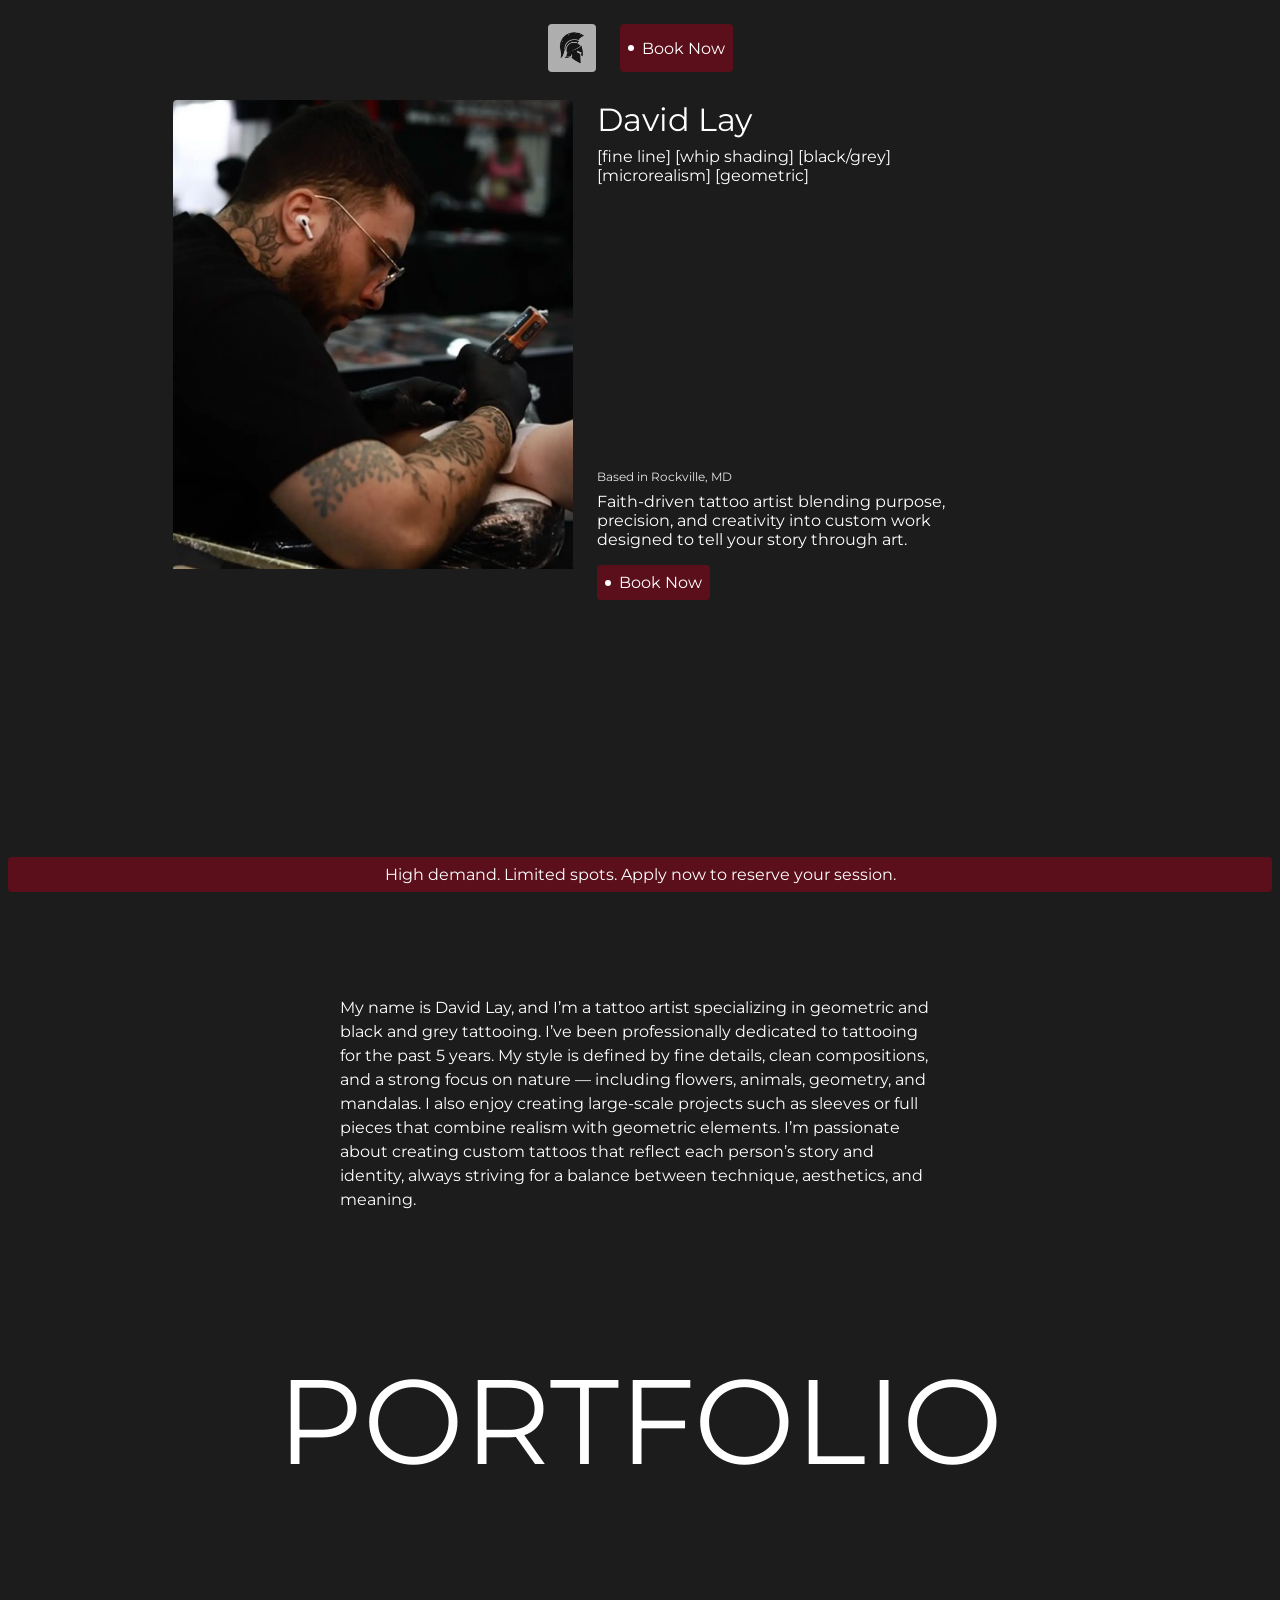
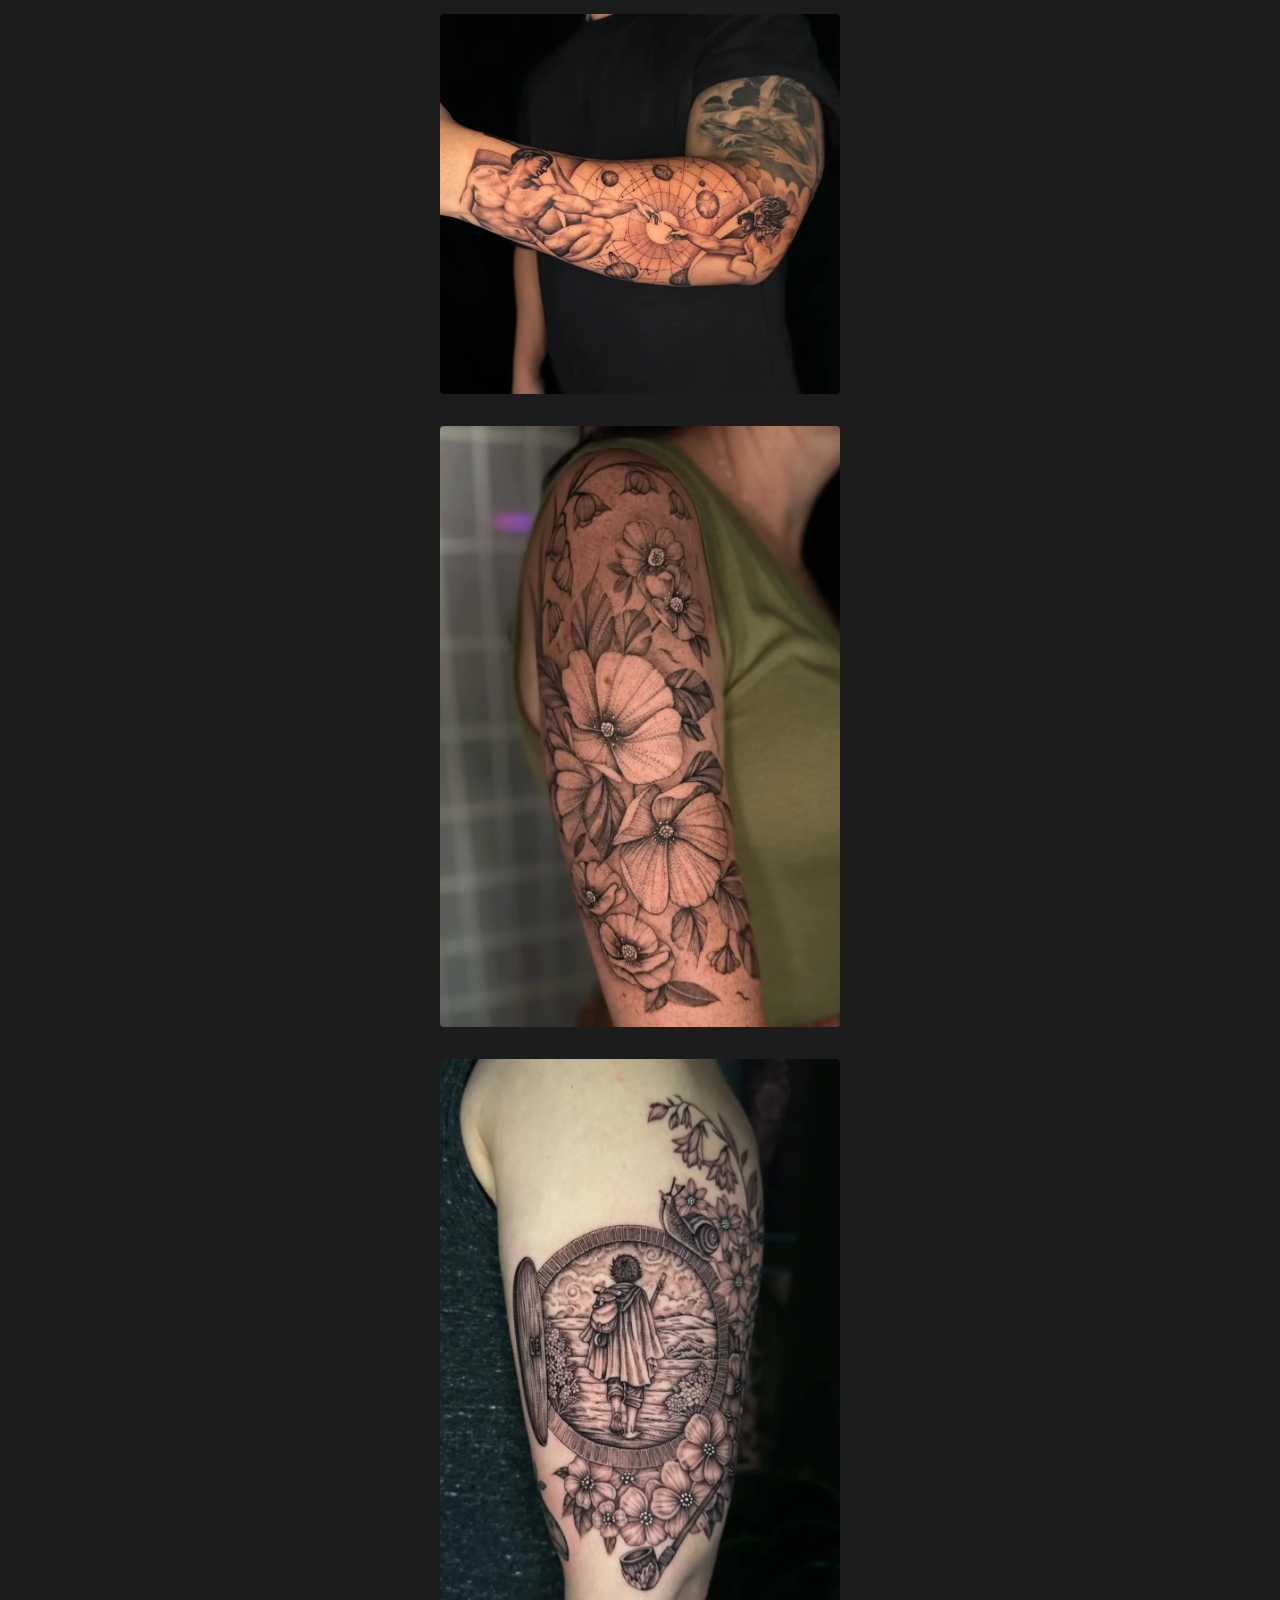
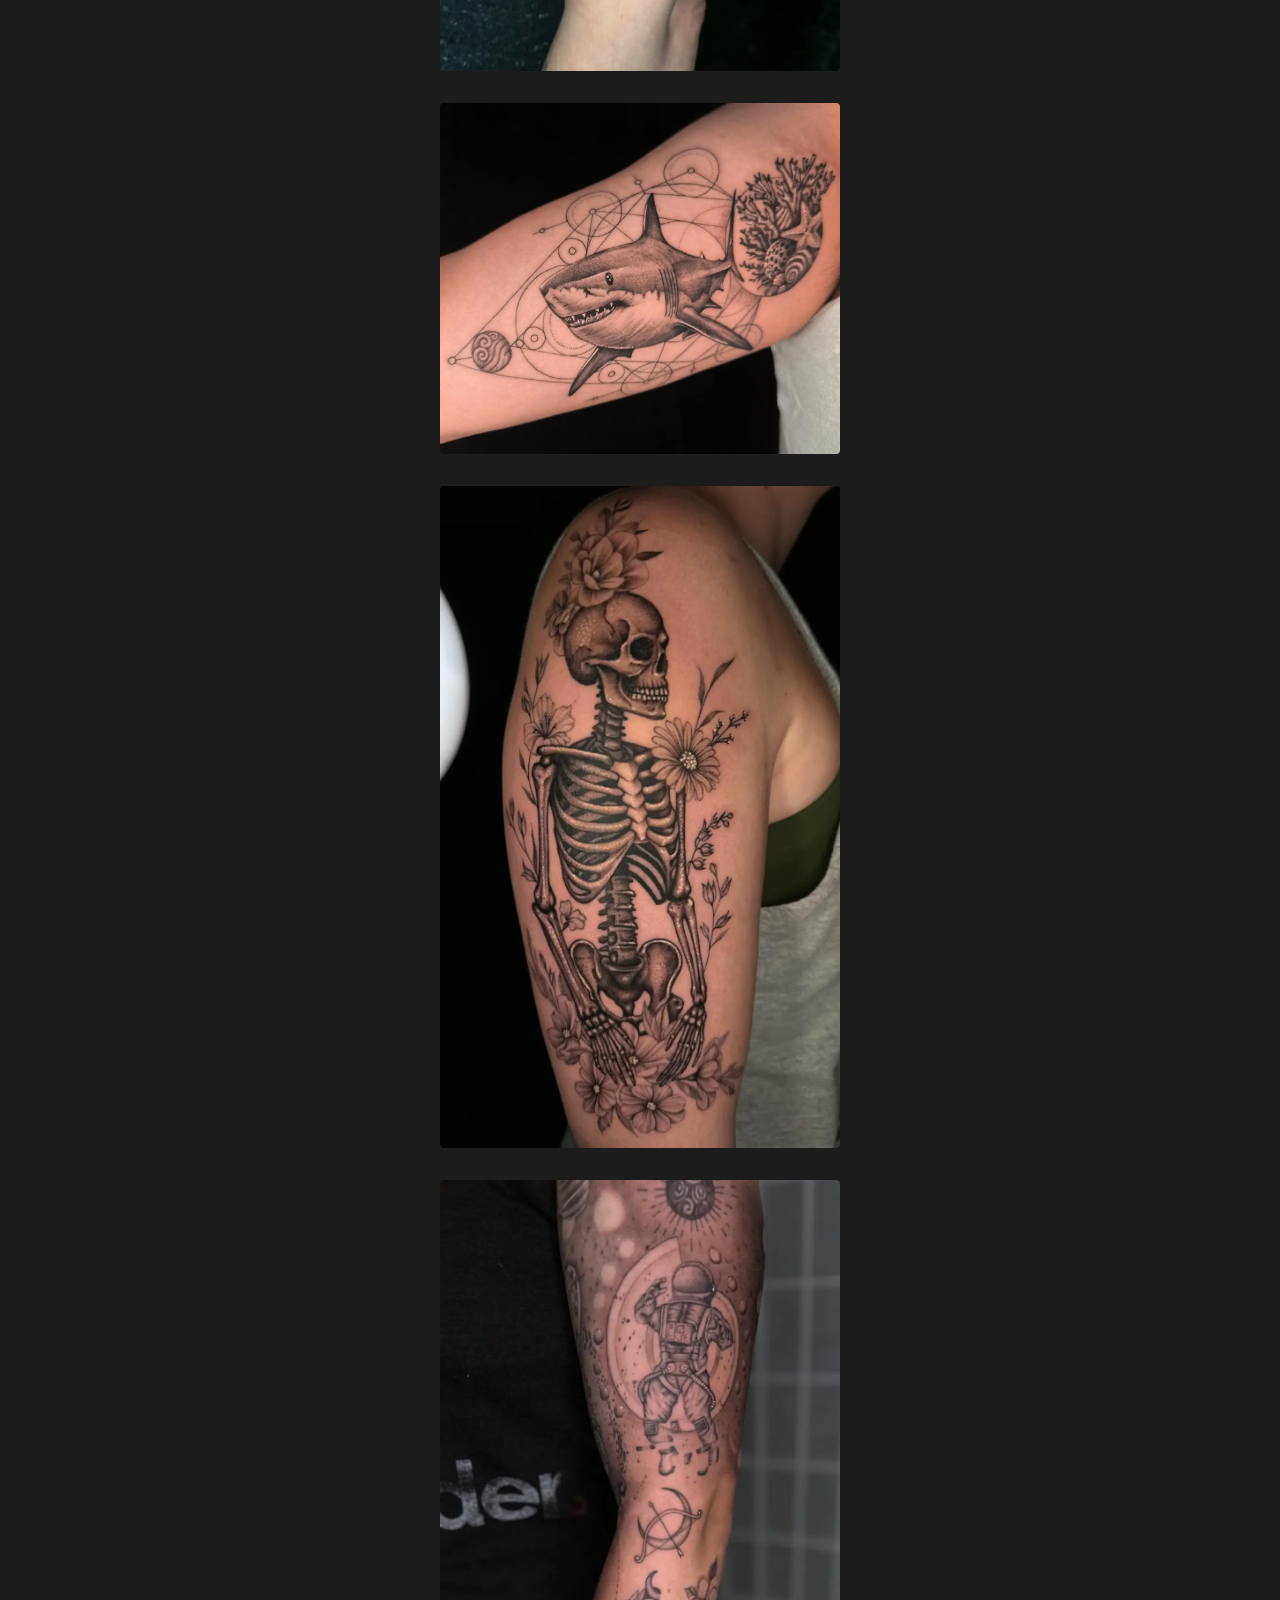
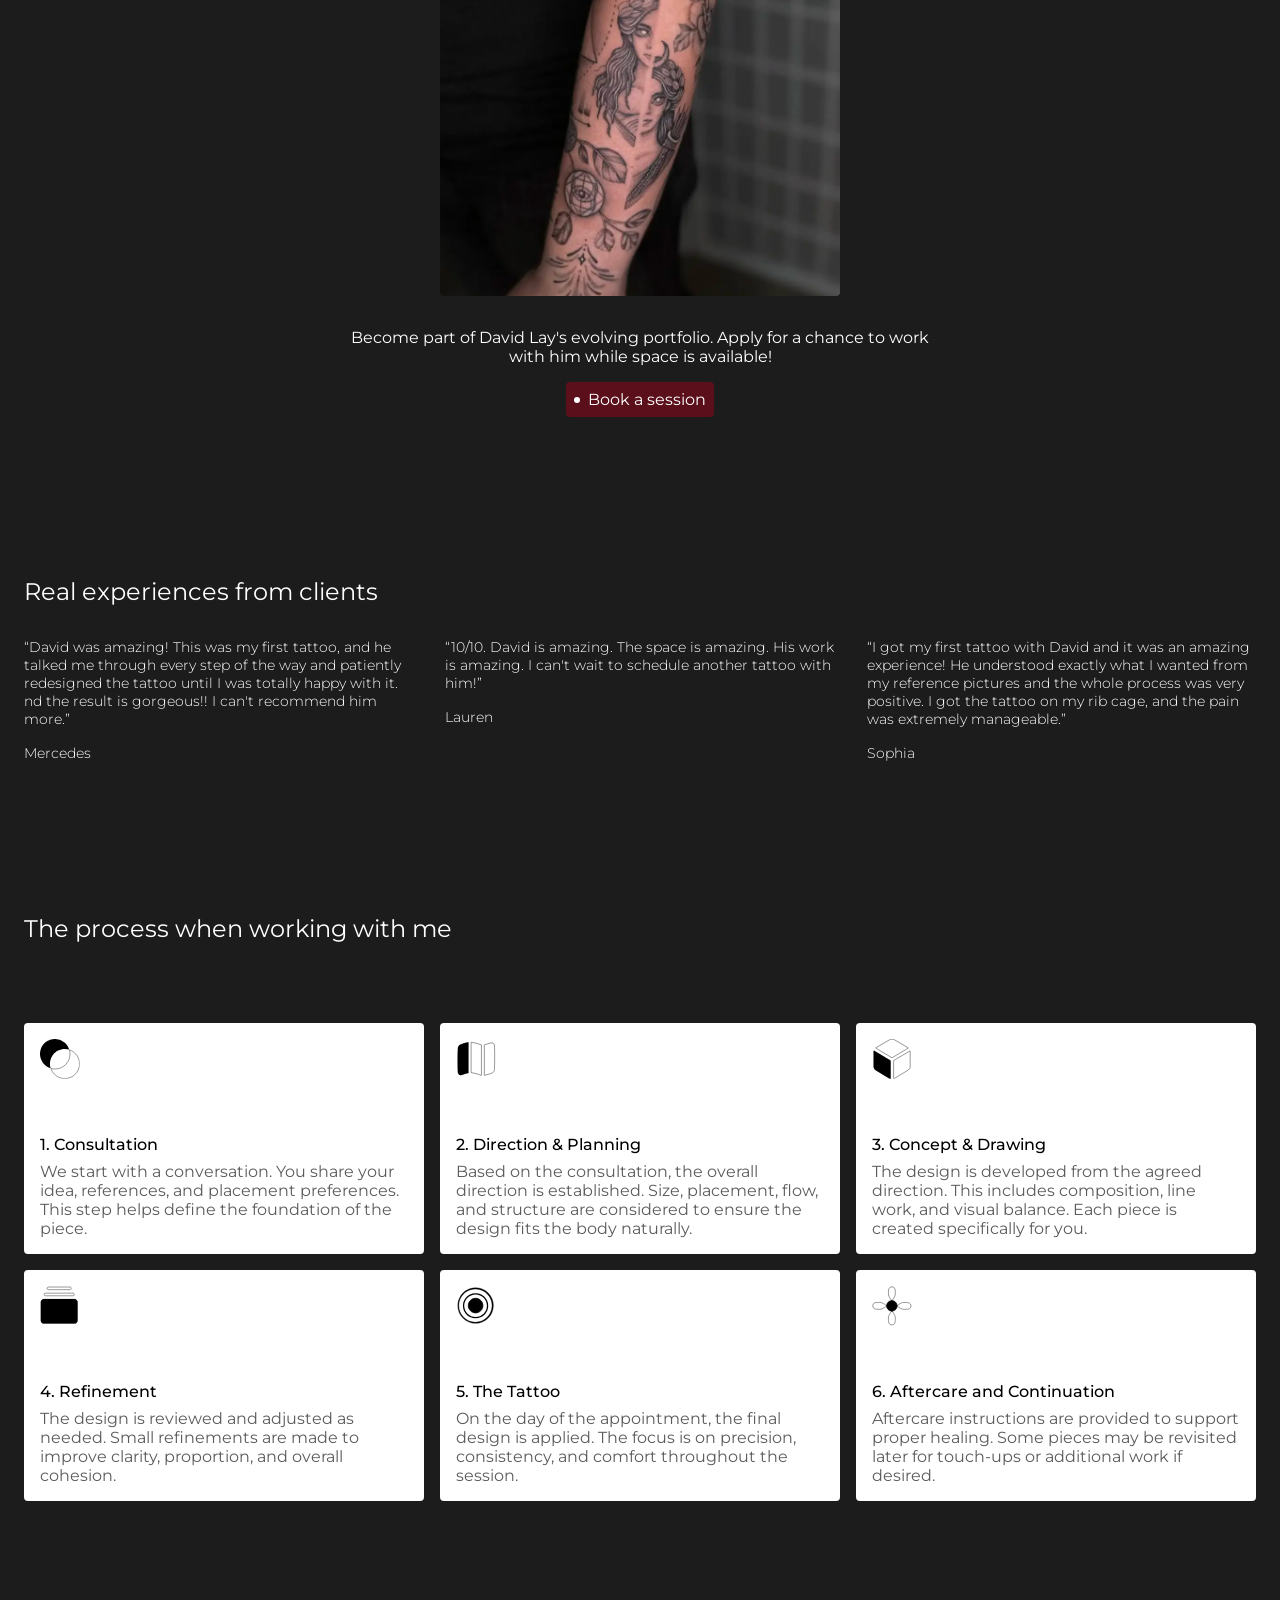
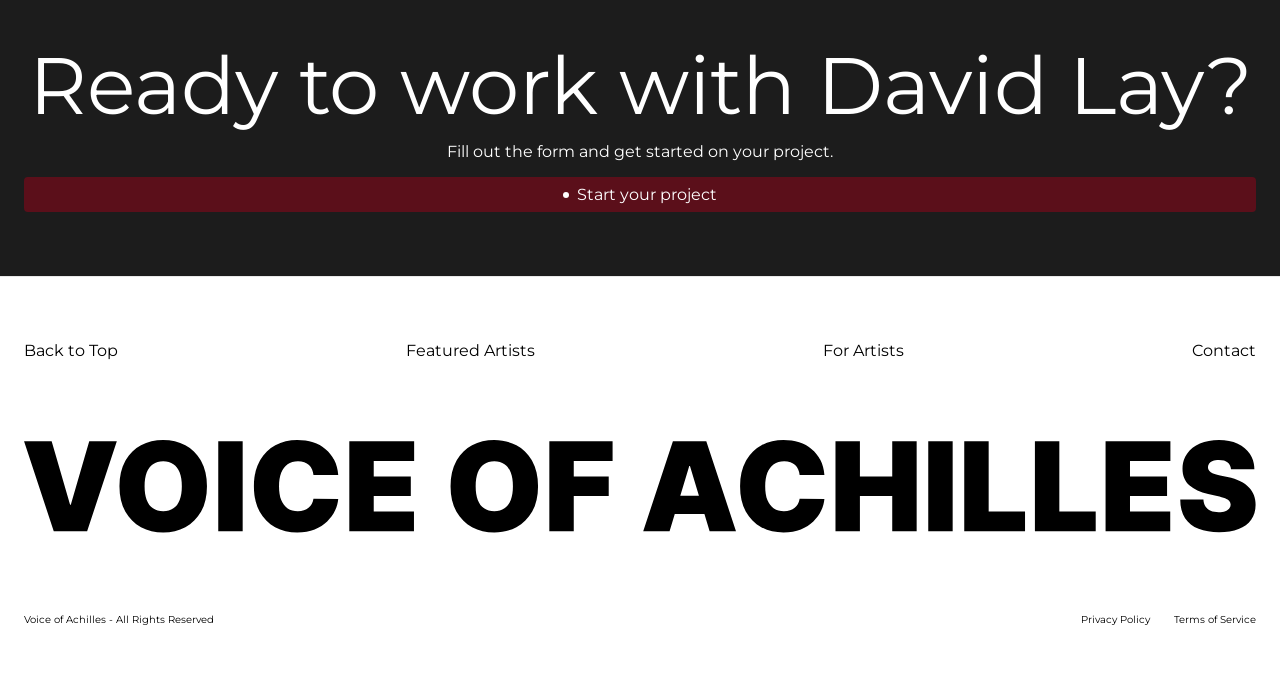
<file: david-lay.html>
<!DOCTYPE html>
<html lang="en">
<head>
  <meta charset="UTF-8">
  <meta name="viewport" content="width=device-width, initial-scale=1.0">
  <title>David Lay | Artist</title>
  <link rel="stylesheet" href="artist-page-david-lay.css">

  <!-- Meta Pixel Code --> 
   <script> !function(f,b,e,v,n,t,s) {if(f.fbq)return;n=f.fbq=function(){n.callMethod? n.callMethod.apply(n,arguments):n.queue.push(arguments)}; if(!f._fbq)f._fbq=n;n.push=n;n.loaded=!0;n.version='2.0'; n.queue=[];t=b.createElement(e);t.async=!0; t.src=v;s=b.getElementsByTagName(e)[0]; s.parentNode.insertBefore(t,s)}(window, document,'script', 'https://connect.facebook.net/en_US/fbevents.js'); fbq('init', '817941607313634'); fbq('track', 'PageView'); </script> <noscript><img height="1" width="1" style="display:none" src="https://www.facebook.com/tr?id=817941607313634&ev=PageView&noscript=1" /></noscript> 
  <!-- End Meta Pixel Code -->

  <script>
  !function(f,b,e,v,n,t,s)
  {if(f.fbq)return;n=f.fbq=function(){n.callMethod?
  n.callMethod.apply(n,arguments):n.queue.push(arguments)};
  if(!f._fbq)f._fbq=n;n.push=n;n.loaded=!0;n.version='2.0';
  n.queue=[];t=b.createElement(e);t.async=!0;
  t.src=v;s=b.getElementsByTagName(e)[0];
  s.parentNode.insertBefore(t,s)}(window, document,'script',
  'https://connect.facebook.net/en_US/fbevents.js');
  fbq('init', '817941607313634');
  fbq('track', 'SubmitApplication');
  </script>
  <noscript><img height="1" width="1" style="display:none"
  src="https://www.facebook.com/tr?id=817941607313634&ev=PageView&noscript=1"
/></noscript>

  <!-- FORM CODE -->
   <script type="text/javascript">
    (function (d, o) {
        var s = d.createElement("script"), g = "getElementsByTagName";
        s.type = "text/javascript"; s.async = true;
        s.src = "//formdesigner.pro/js/universal/init.js?v=1.0.0";
        s.onload = function () {
            if (document.readyState !== 'loading') {
                FD.init(o);
            } else document.addEventListener("DOMContentLoaded", function () {
                FD.init(o);
            });
        };
        var h=d[g]("head")[0] || d[g]("body")[0];
        h.appendChild(s);
    })(document, {
    "host": "formdesigner.pro",
    "forms": {
        "243987": {
            "popup": {
                "overlay": "rgba(25,25,25,0.9)",
                "width": "600px",
                "height": "auto",
                "preload": 1,
                "disableOnMobile": false,
                "frequency": 1
            }
        }
    }
});
</script>
</head>
<body>
  <header>
    <nav>
      <a href="index.html">
        <figure class="achilles-wrapper">
          <img src="assets/achilles-helmet.svg" class="achilles-icon" alt="achilles helmet icon">
        </figure>
      </a>

      <a href="#popup:formdesigner-243987" class="CTA-btn main-CTA">
        <div class="btn-circle"></div>
        Book Now
      </a>
  </header>

  <main id="artist-page">
    <a href="#popup:formdesigner-243987" class="promo">
      High demand. Limited spots. Apply now to reserve your session.
    </a>
  
    <div class="section-sticky">
      <section id="artist">
        <div class="artist-container">
          <figure class="display-wrapper">
            <img src="artists/David-Lay-Artist.webp" alt="profile photo of Sarai" class="artist-display">
          </figure>

          <div class="artist-info-container">
            <div>
              <h1 class="artist-name">David Lay</h1>
              <p class="artist-style">
                [fine line] [whip shading] [black/grey] [microrealism] [geometric]
              </p>
            </div>

            <div class="artist-summary-container">
              <p class="location">Based in Rockville, MD</p>

              <p class="artist-summary">Faith-driven tattoo artist blending purpose, precision, and creativity into custom work designed to tell your story through art.</p>

              <a href="#popup:formdesigner-243987" class="CTA-btn main-CTA">
                <div class="btn-circle"></div>
                Book Now
              </a>
            </div>
          </div>
        </div>
      </section>

      <section id="about-artist">
        <div class="container">
          <div class="row">
            <div class="text-container">
              <p class="about-text">
                My name is David Lay, and I’m a tattoo artist specializing in geometric and black and grey tattooing. I’ve been professionally dedicated to tattooing for the past 5 years. My style is defined by fine details, clean compositions, and a strong focus on nature — including flowers, animals, geometry, and mandalas. I also enjoy creating large-scale projects such as sleeves or full pieces that combine realism with geometric elements. I’m passionate about creating custom tattoos that reflect each person’s story and identity, always striving for a balance between technique, aesthetics, and meaning.
 
              </p>
            </div>
          </div>
        </div>
        
        <section id="gallery">
          <div class="container">
            <div class="row gallery-row">
              <div class="gallery-text-container">
                <h2 class="portfolio">PORTFOLIO</h2>
              </div>
              
              <div class="tattoo-container">
                <figure class="tattoo-wrapper">
                  <img src="david-lay-tattoos/david-lay-creation.webp" alt="Creation tattoo by David Lay" class="tattoo-img" loading="lazy">
                </figure>
                
                <figure class="tattoo-wrapper">
                  <img src="david-lay-tattoos/david-lay-flowers.webp" alt="Flower tattoo by David Lay" class="tattoo-img" loading="lazy">
                </figure>
                
                <figure class="tattoo-wrapper">
                  <img src="david-lay-tattoos/david-lay-passage.webp" alt="Passage tattoo by David Lay" class="tattoo-img" loading="lazy">
                </figure>
                
                <figure class="tattoo-wrapper">
                  <img src="david-lay-tattoos/david-lay-shark.webp" alt="Shark tattoo by David Lay" class="tattoo-img" loading="lazy">
                </figure>
                
                <figure class="tattoo-wrapper">
                  <img src="david-lay-tattoos/david-lay-skelelon.webp" alt="Skeleton tattoo by David Lay" class="tattoo-img" loading="lazy">
                </figure>
                
                <figure class="tattoo-wrapper">
                  <img src="david-lay-tattoos/david-lay-sleeve.webp" alt="Sleeve tattoo by David Lay" class="tattoo-img" loading="lazy">
                </figure>
              </div>

            </div>
              <div class="gallery-CTA">
                <p>Become part of David Lay's evolving portfolio. Apply for a chance to work with him while space is available!</p>
  
                <a href="#popup:formdesigner-243987" class="CTA-btn main-CTA">
                  <div class="btn-circle"></div>
                  Book a session
                </a>
              </div>
          </div>
        </section>
      </section>
    </div>


    <section id="reviews">
      <div class="container">
        <div class="row client-row">

          <h2>Real experiences from clients</h2>
          <div class="review-wrapper">
            <div class="quote-box">
              <p class="quote">
                “David was amazing! This was my first tattoo, and he talked me through every step of the way and patiently redesigned the tattoo until I was totally happy with it. nd the result is gorgeous!! I can't recommend him more.”
              </p>

              <p class="quote">Mercedes</p>
            </div>

            <div class="quote-box">
              <p class="quote">
                “10/10. David is amazing. The space is amazing. His work is amazing. I can't wait to schedule another tattoo with him!”
              </p>

              <p class="quote">Lauren</p>
            </div>

            <div class="quote-box">
              <p class="quote">
                “I got my first tattoo with David and it was an amazing experience! He understood exactly what I wanted from my reference pictures and the whole process was very positive. I got the tattoo on my rib cage, and the pain was extremely manageable.”
              </p>

              <p class="quote">Sophia</p>
            </div>
        </div>
      </div>
    </section>

    <section id="process">
      <div class="container">
        <div class="row">
          <h2>The process when working with me</h2>

          <div class="process-wrapper">
            <!-- consultation -->
            <div class="process-card">
              <img src="assets/consultation-img.svg" alt="" class="process-icon">

              <div class="process-info-container">
                <p class="process-name">1. Consultation</p>
                <p class="process-info">We start with a conversation. You share your idea, references, and placement preferences. This step helps define the foundation of the piece.</p>
              </div>
            </div>

            <!-- planning -->

            <div class="process-card">
              <img src="assets/planning-img.svg" alt="" class="process-icon">

              <div class="process-info-container">
                <p class="process-name">2. Direction & Planning</p>
                <p class="process-info">Based on the consultation, the overall direction is established. Size, placement, flow, and structure are considered to ensure the design fits the body naturally.</p>
              </div>
            </div>

            <!-- Concept -->

            <div class="process-card">
              <img src="assets/concept-img.svg" alt="" class="process-icon">

              <div class="process-info-container">
                <p class="process-name">3. Concept & Drawing</p>
                <p class="process-info">The design is developed from the agreed direction. This includes composition, line work, and visual balance. Each piece is created specifically for you.</p>
              </div>
            </div>

            <!-- Refinement -->

            <div class="process-card">
              <img src="assets/refinement-img.svg" alt="" class="process-icon">

              <div class="process-info-container">
                <p class="process-name">4. Refinement</p>
                <p class="process-info">The design is reviewed and adjusted as needed. Small refinements are made to improve clarity, proportion, and overall cohesion.</p>
              </div>
            </div>

            <!-- tattoo -->

            <div class="process-card">
              <img src="assets/tattoo-img.svg" alt="" class="process-icon">

              <div class="process-info-container">
                <p class="process-name">5. The Tattoo</p>
                <p class="process-info">On the day of the appointment, the final design is applied. The focus is on precision, consistency, and comfort throughout the session.</p>
              </div>
            </div>

            <!-- Aftercare -->

            <div class="process-card">
              <img src="assets/aftercare-img.svg" alt="" class="process-icon">

              <div class="process-info-container">
                <p class="process-name">6. Aftercare and Continuation</p>
                <p class="process-info">Aftercare instructions are provided to support proper healing. Some pieces may be revisited later for touch-ups or additional work if desired.</p>
              </div>
            </div>
          </div>
        </div>
      </div>
    </section>

    <section id="final-CTA">
      <div class="container">
        <div class="row CTA-row">
          <h2 class="CTA-text">Ready to work with David Lay?</h2>

          <p class="CTA-info">Fill out the form and get started on your project.</p>

          <a href="#popup:formdesigner-243987" class="CTA-btn main-CTA">
            <div class="btn-circle"></div>
            Start your project
          </a>
        </div>
      </div>
    </section>

    <footer>
      <div class="footer-container">
        <div class="row">
          <ul class="footer-list">
            <li><a href="#artist-page" class="footer-link">Back to Top</a></li>

            <li><a href="/#featured-artists" class="footer-link">Featured Artists</a></li>

            <li><a href="/#artist-program" class="footer-link">For Artists</a></li>
            
            <li><a href="mailto:contact@voiceofachilles.com" class="footer-link">Contact</a></li>
          </ul>

          <img src="assets/voiceofachilles.svg" class="footer-company-name">

          <div class="copyright-wrapper">
            <p class="copyright">
              Voice of Achilles - All Rights Reserved
            </p>
            <div class="policy-pages">
              <a href="privacy-policy.html">Privacy Policy</a>
              <a href="terms-of-service.html">Terms of Service</a>
            </div>
          </div>
        </div>
      </div>
    </footer>
  </main>
</body>
</html>
</file>
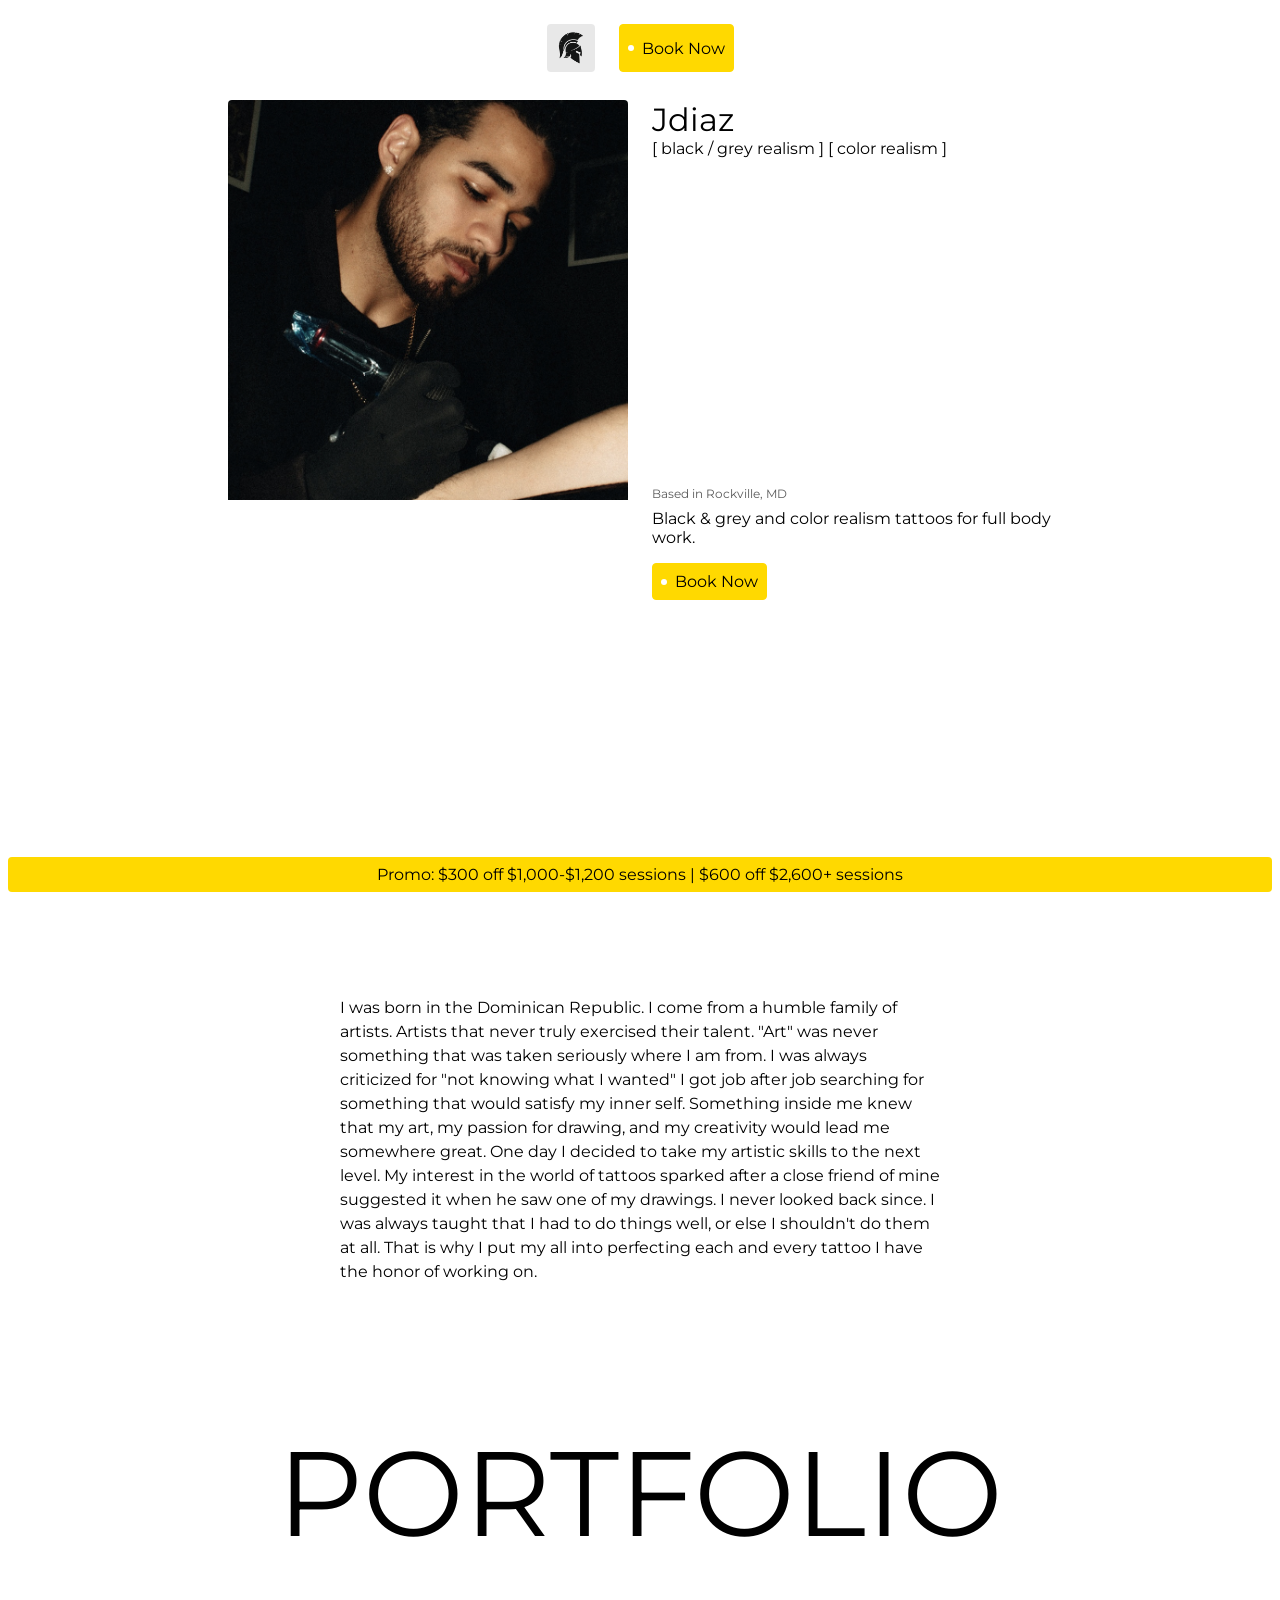
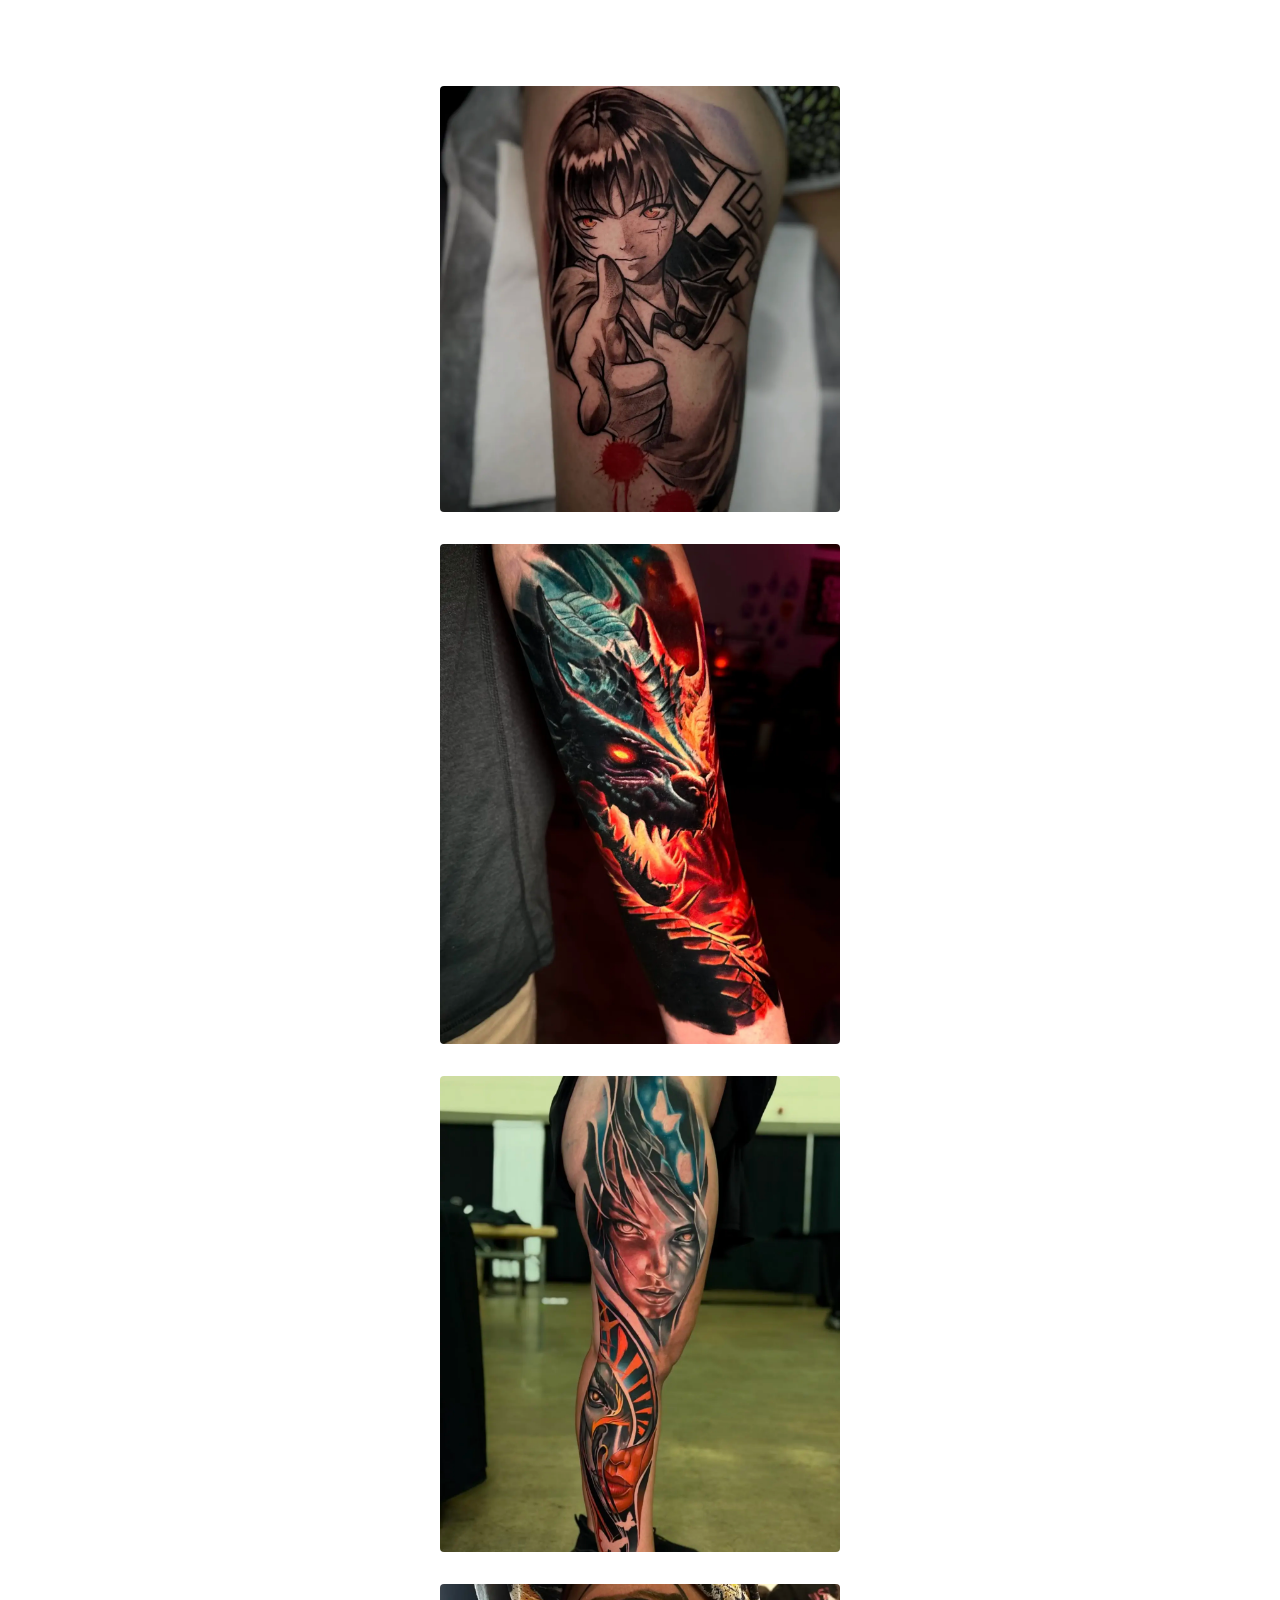
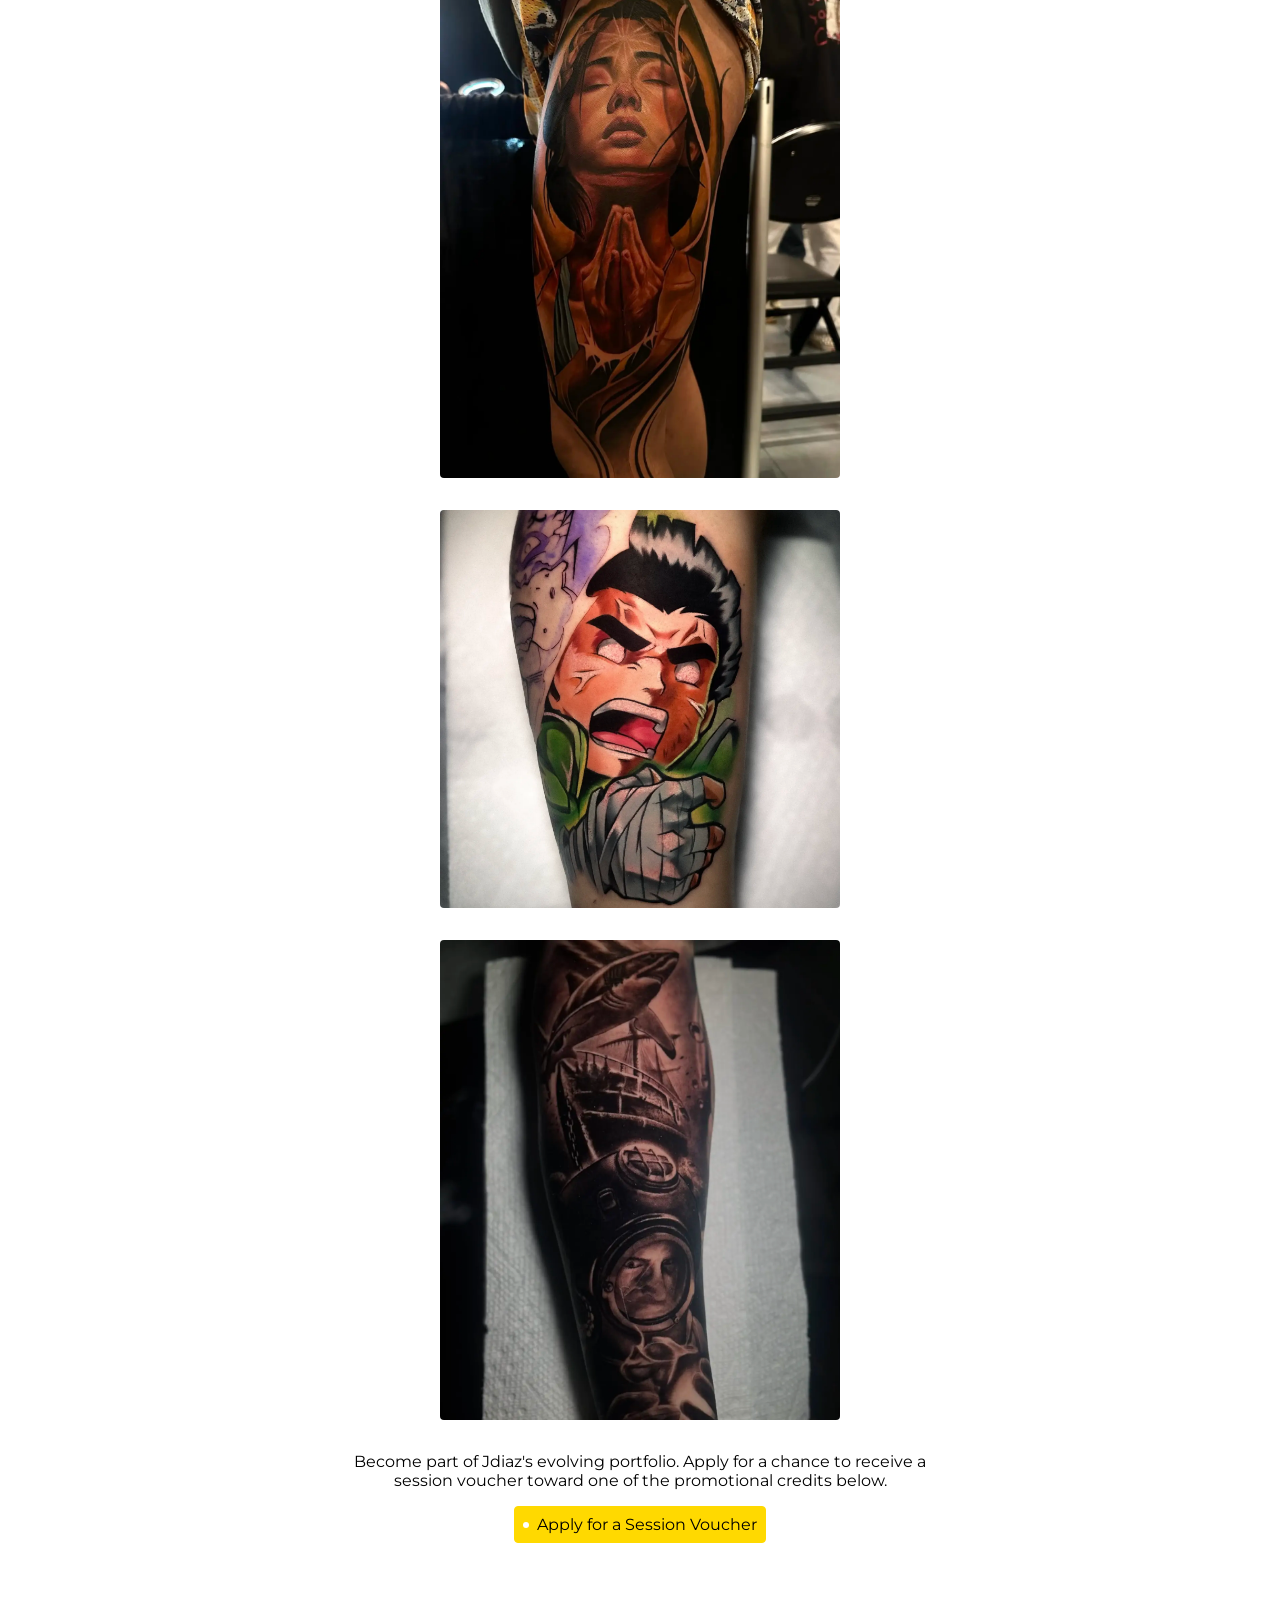
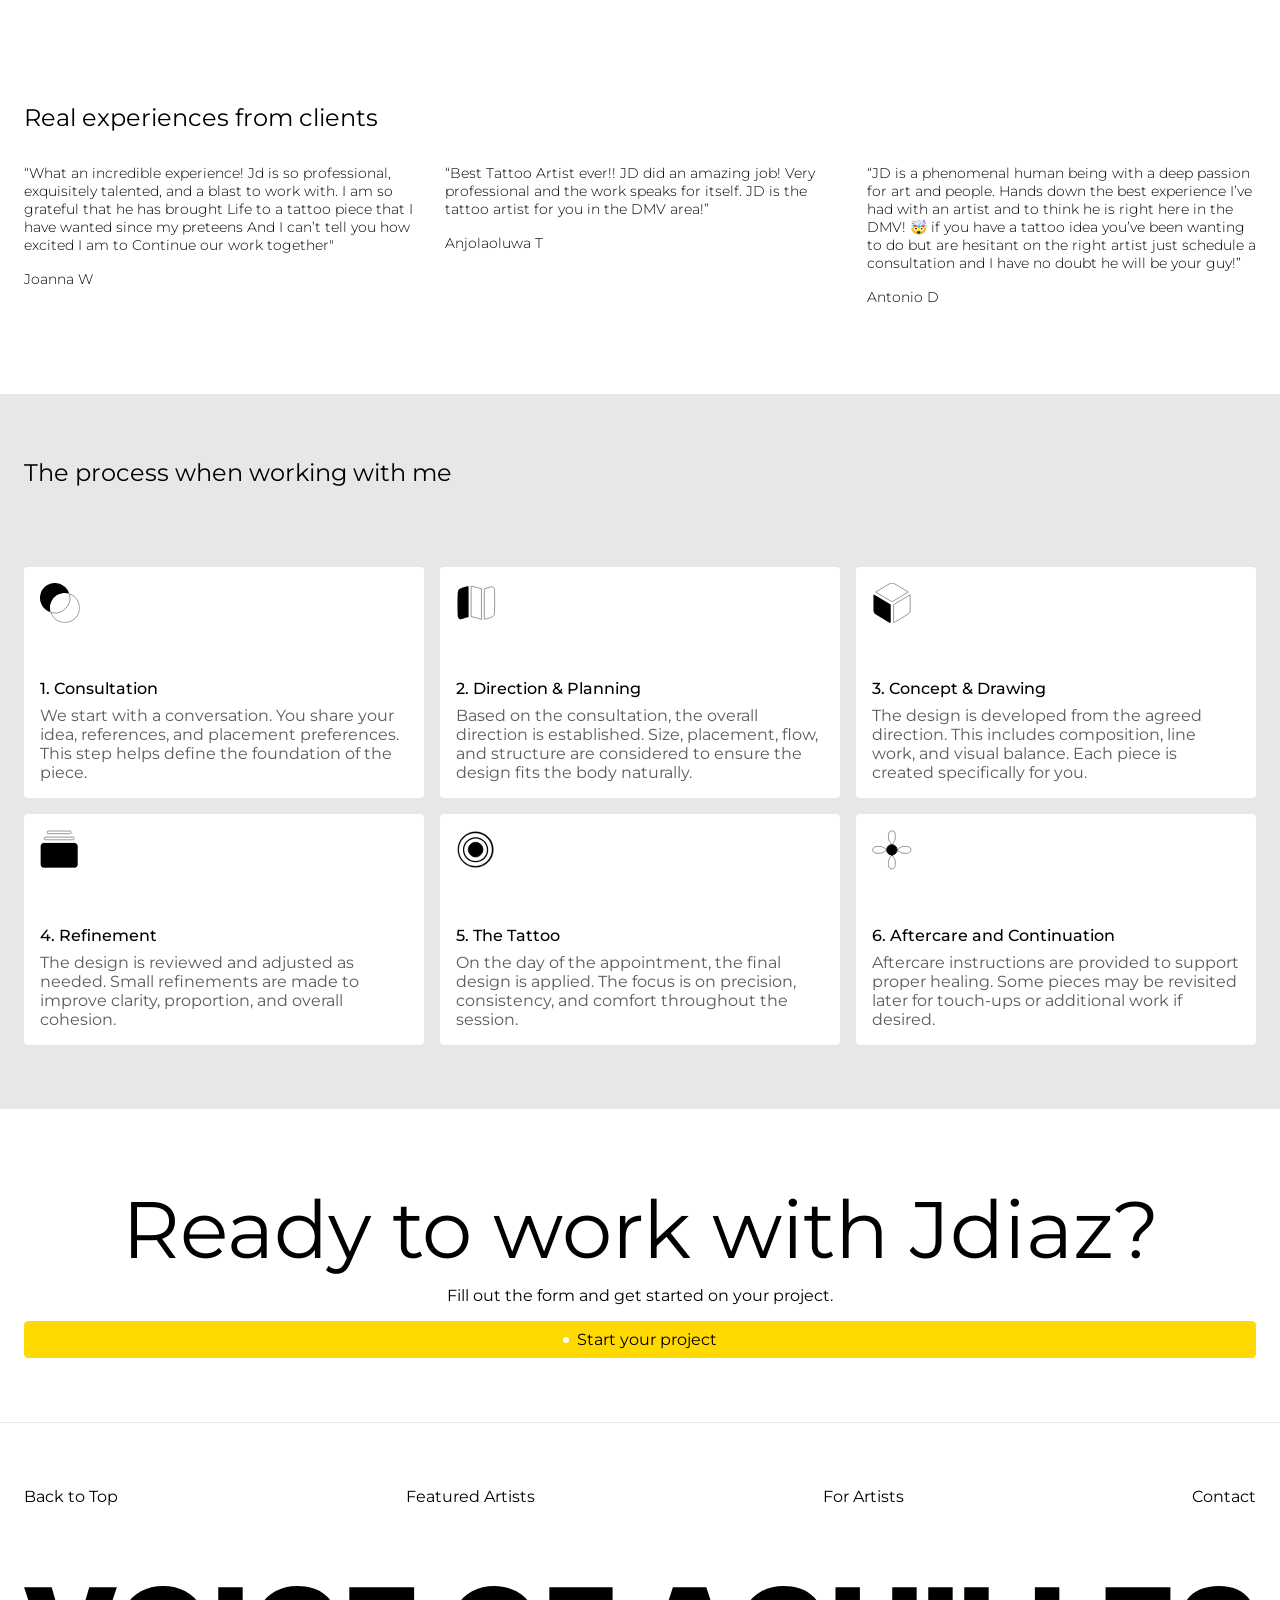
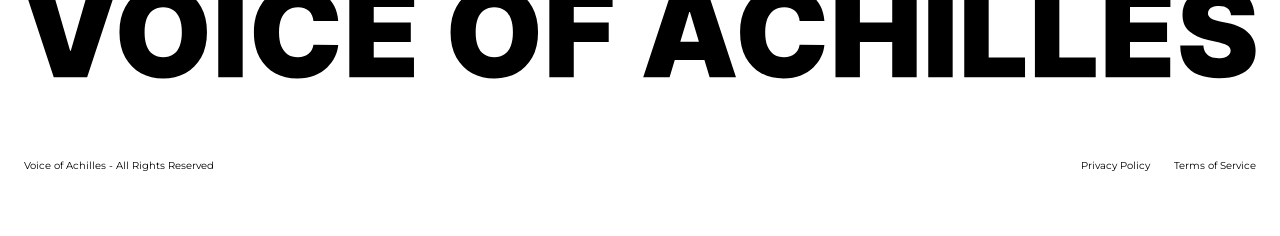
<file: jdiaz.html>
<!DOCTYPE html>
<html lang="en">
<head>
  <meta charset="UTF-8">
  <meta name="viewport" content="width=device-width, initial-scale=1.0">
  <title>Jdiaz | Artist</title>
  <link rel="stylesheet" href="artist-page-jdiaz.css">

  <!-- Meta Pixel Code --> 
   <script> !function(f,b,e,v,n,t,s) {if(f.fbq)return;n=f.fbq=function(){n.callMethod? n.callMethod.apply(n,arguments):n.queue.push(arguments)}; if(!f._fbq)f._fbq=n;n.push=n;n.loaded=!0;n.version='2.0'; n.queue=[];t=b.createElement(e);t.async=!0; t.src=v;s=b.getElementsByTagName(e)[0]; s.parentNode.insertBefore(t,s)}(window, document,'script', 'https://connect.facebook.net/en_US/fbevents.js'); fbq('init', '817941607313634'); fbq('track', 'PageView'); </script> <noscript><img height="1" width="1" style="display:none" src="https://www.facebook.com/tr?id=817941607313634&ev=PageView&noscript=1" /></noscript> 
  <!-- End Meta Pixel Code -->

  <!-- FORM CODE -->
   <script type="text/javascript">
    (function (d, o) {
        var s = d.createElement("script"), g = "getElementsByTagName";
        s.type = "text/javascript"; s.async = true;
        s.src = "//formdesigner.pro/js/universal/init.js?v=1.0.0";
        s.onload = function () {
            if (document.readyState !== 'loading') {
                FD.init(o);
            } else document.addEventListener("DOMContentLoaded", function () {
                FD.init(o);
            });
        };
        var h=d[g]("head")[0] || d[g]("body")[0];
        h.appendChild(s);
    })(document, {
    "host": "formdesigner.pro",
    "forms": {
        "243642": {
            "popup": {
                "overlay": "rgba(25,25,25,0.9)",
                "width": "600px",
                "height": "auto",
                "preload": 1,
                "disableOnMobile": false,
                "frequency": 1
            }
        }
    }
});
</script>

<script>
!function(f,b,e,v,n,t,s)
{if(f.fbq)return;n=f.fbq=function(){n.callMethod?
n.callMethod.apply(n,arguments):n.queue.push(arguments)};
if(!f._fbq)f._fbq=n;n.push=n;n.loaded=!0;n.version='2.0';
n.queue=[];t=b.createElement(e);t.async=!0;
t.src=v;s=b.getElementsByTagName(e)[0];
s.parentNode.insertBefore(t,s)}(window, document,'script',
'https://connect.facebook.net/en_US/fbevents.js');
fbq('init', '817941607313634');
fbq('track', 'SubmitApplication');
</script>
<noscript><img height="1" width="1" style="display:none"
src="https://www.facebook.com/tr?id=817941607313634&ev=PageView&noscript=1"
/></noscript>

</head>
<body>
  <header>
    <nav>
      <a href="index.html">
        <figure class="achilles-wrapper">
          <img src="assets/achilles-helmet.svg" class="achilles-icon" alt="achilles helmet icon">
        </figure>
      </a>

      <a href="#popup:formdesigner-243642" class="CTA-btn main-CTA">
        <div class="btn-circle"></div>
        Book Now
      </a>
  </header>

  <main id="artist-page">
    <a href="#popup:formdesigner-243642" class="promo">
      Promo: $300 off $1,000-$1,200 sessions | $600 off $2,600+ sessions
    </a>
  
    <div class="section-sticky">
      <section id="artist">
        <div class="artist-container">
          <figure class="display-wrapper">
            <img src="artists/jdiaz-artist-img.webp" alt="photo of tattoo artist, Jdiaz" class="artist-display">
          </figure>

          <div class="artist-info-container">
            <div>
              <h1 class="artist-name">Jdiaz</h1>
              <p>
                [ black / grey realism ] [ color realism ]
              </p>
            </div>

            <div class="artist-summary-container">
              <p class="location">Based in Rockville, MD</p>

              <p class="artist-summary">Black & grey and color realism tattoos for full body work.</p>

              <a href="#popup:formdesigner-243642" class="CTA-btn main-CTA">
                <div class="btn-circle"></div>
                Book Now
              </a>
            </div>
          </div>
        </div>
      </section>

      <section id="about-artist">
        <div class="container">
          <div class="row">
            <div class="text-container">
              <p class="about-text">
                I was born in the Dominican Republic. I come from a humble family of artists. Artists that never truly exercised their talent. "Art" was never something that was taken seriously where I am from. I was always criticized for "not knowing what I wanted" I got job after job searching for something that would satisfy my inner self. Something inside me knew that my art, my passion for drawing, and my creativity would lead me somewhere great. One day I decided to take my artistic skills to the next level. My interest in the world of tattoos sparked after a close friend of mine suggested it when he saw one of my drawings. I never looked back since. I was always taught that I had to do things well, or else I shouldn't do them at all. That is why I put my all into perfecting each and every tattoo I have the honor of working on. 
              </p>
            </div>
          </div>
        </div>
        
        <section id="gallery">
          <div class="container">
            <div class="row gallery-row">
              <div class="gallery-text-container">
                <h2 class="portfolio">PORTFOLIO</h2>
              </div>
              
              <div class="tattoo-container">
                <figure class="tattoo-wrapper">
                  <img src="jdiaz-tattoos/jdiaz-anime.webp" alt="Anime tattoo by Jdiaz" class="tattoo-img" loading="lazy">
                </figure>
                
                <figure class="tattoo-wrapper">
                  <img src="jdiaz-tattoos/jdiaz-dragon.webp" alt="Dragon tattoo by Jdiaz" class="tattoo-img" loading="lazy">
                </figure>
                
                <figure class="tattoo-wrapper">
                  <img src="jdiaz-tattoos/jdiaz-full-leg.webp" alt="Full leg tattoo by Jdiaz" class="tattoo-img" loading="lazy">
                </figure>
                
                <figure class="tattoo-wrapper">
                  <img src="jdiaz-tattoos/jdiaz-praying.webp" alt="Praying tattoo by Jdiaz" class="tattoo-img" loading="lazy">
                </figure>
                
                <figure class="tattoo-wrapper">
                  <img src="jdiaz-tattoos/jdiaz-rocklee.webp" alt="Rock Lee  tattoo by Jdiaz" class="tattoo-img" loading="lazy">
                </figure>
                
                <figure class="tattoo-wrapper">
                  <img src="jdiaz-tattoos/jdiaz-underwater.webp" alt="Underwater tattoo by Jdiaz" class="tattoo-img" loading="lazy">
                </figure>
              </div>
            </div>
            <div class="gallery-CTA">
              <p>Become part of Jdiaz's evolving portfolio. Apply for a chance to receive a session voucher toward one of the promotional credits below.</p>
    
              <a href="#popup:formdesigner-243642" class="CTA-btn main-CTA">
                <div class="btn-circle"></div>
                Apply for a Session Voucher
              </a>
            </div>
          </div>
        </section>
      </section>
    </div>


    <section id="Reviews">
      <div class="container">
        <div class="row client-row">

          <h2>Real experiences from clients</h2>
          <div class="review-wrapper">
            <div class="quote-box">
              <p class="quote">
                “What an incredible experience! Jd is so professional, exquisitely talented, and a blast to work with. I am so grateful that he has brought Life to a tattoo piece that I have wanted since my preteens And I can’t tell you how excited I am to Continue our work together"
              </p>

              <p class="quote">Joanna W</p>
            </div>

            <div class="quote-box">
              <p class="quote">
                “Best Tattoo Artist ever!! JD did an amazing job! Very professional and the work speaks for itself. JD is the tattoo artist for you in the DMV area!”
              </p>

              <p class="quote">Anjolaoluwa T</p>
            </div>

            <div class="quote-box">
              <p class="quote">
                “JD is a phenomenal human being with a deep passion for art and people. Hands down the best experience I’ve had with an artist and to think he is right here in the DMV! 🤯 if you have a tattoo idea you’ve been wanting to do but are hesitant on the right artist just schedule a consultation and I have no doubt he will be your guy!”
              </p>

              <p class="quote">Antonio D</p>
            </div>
        </div>
      </div>
    </section>

    <section id="process">
      <div class="container">
        <div class="row">
          <h2>The process when working with me</h2>

          <div class="process-wrapper">
            <!-- consultation -->
            <div class="process-card">
              <img src="assets/consultation-img.svg" alt="" class="process-icon">

              <div class="process-info-container">
                <p class="process-name">1. Consultation</p>
                <p class="process-info">We start with a conversation. You share your idea, references, and placement preferences. This step helps define the foundation of the piece.</p>
              </div>
            </div>

            <!-- planning -->

            <div class="process-card">
              <img src="assets/planning-img.svg" alt="" class="process-icon">

              <div class="process-info-container">
                <p class="process-name">2. Direction & Planning</p>
                <p class="process-info">Based on the consultation, the overall direction is established. Size, placement, flow, and structure are considered to ensure the design fits the body naturally.</p>
              </div>
            </div>

            <!-- Concept -->

            <div class="process-card">
              <img src="assets/concept-img.svg" alt="" class="process-icon">

              <div class="process-info-container">
                <p class="process-name">3. Concept & Drawing</p>
                <p class="process-info">The design is developed from the agreed direction. This includes composition, line work, and visual balance. Each piece is created specifically for you.</p>
              </div>
            </div>

            <!-- Refinement -->

            <div class="process-card">
              <img src="assets/refinement-img.svg" alt="" class="process-icon">

              <div class="process-info-container">
                <p class="process-name">4. Refinement</p>
                <p class="process-info">The design is reviewed and adjusted as needed. Small refinements are made to improve clarity, proportion, and overall cohesion.</p>
              </div>
            </div>

            <!-- tattoo -->

            <div class="process-card">
              <img src="assets/tattoo-img.svg" alt="" class="process-icon">

              <div class="process-info-container">
                <p class="process-name">5. The Tattoo</p>
                <p class="process-info">On the day of the appointment, the final design is applied. The focus is on precision, consistency, and comfort throughout the session.</p>
              </div>
            </div>

            <!-- Aftercare -->

            <div class="process-card">
              <img src="assets/aftercare-img.svg" alt="" class="process-icon">

              <div class="process-info-container">
                <p class="process-name">6. Aftercare and Continuation</p>
                <p class="process-info">Aftercare instructions are provided to support proper healing. Some pieces may be revisited later for touch-ups or additional work if desired.</p>
              </div>
            </div>
          </div>
        </div>
      </div>
    </section>

    <section id="final-CTA">
      <div class="container">
        <div class="row CTA-row">
          <h2 class="CTA-text">Ready to work with Jdiaz?</h2>

          <p class="CTA-info">Fill out the form and get started on your project.</p>

          <a href="#popup:formdesigner-243642" class="CTA-btn main-CTA">
            <div class="btn-circle"></div>
            Start your project
          </a>
        </div>
      </div>
    </section>

    <footer>
      <div class="footer-container">
        <div class="row">
          <ul class="footer-list">
            <li><a href="#artist-page" class="footer-link">Back to Top</a></li>

            <li><a href="/#featured-artists" class="footer-link">Featured Artists</a></li>

            <li><a href="/#artist-program" class="footer-link">For Artists</a></li>
            
            <li><a href="mailto:contact@voiceofachilles.com" class="footer-link">Contact</a></li>
          </ul>

          <img src="assets/voiceofachilles.svg" class="footer-company-name">

          <div class="copyright-wrapper">
            <p class="copyright">
              Voice of Achilles - All Rights Reserved
            </p>
            <div class="policy-pages">
              <a href="privacy-policy.html">Privacy Policy</a>
              <a href="terms-of-service.html">Terms of Service</a>
            </div>
          </div>

        </div>
      </div>
    </footer>
  </main>
</body>
</html>
</file>
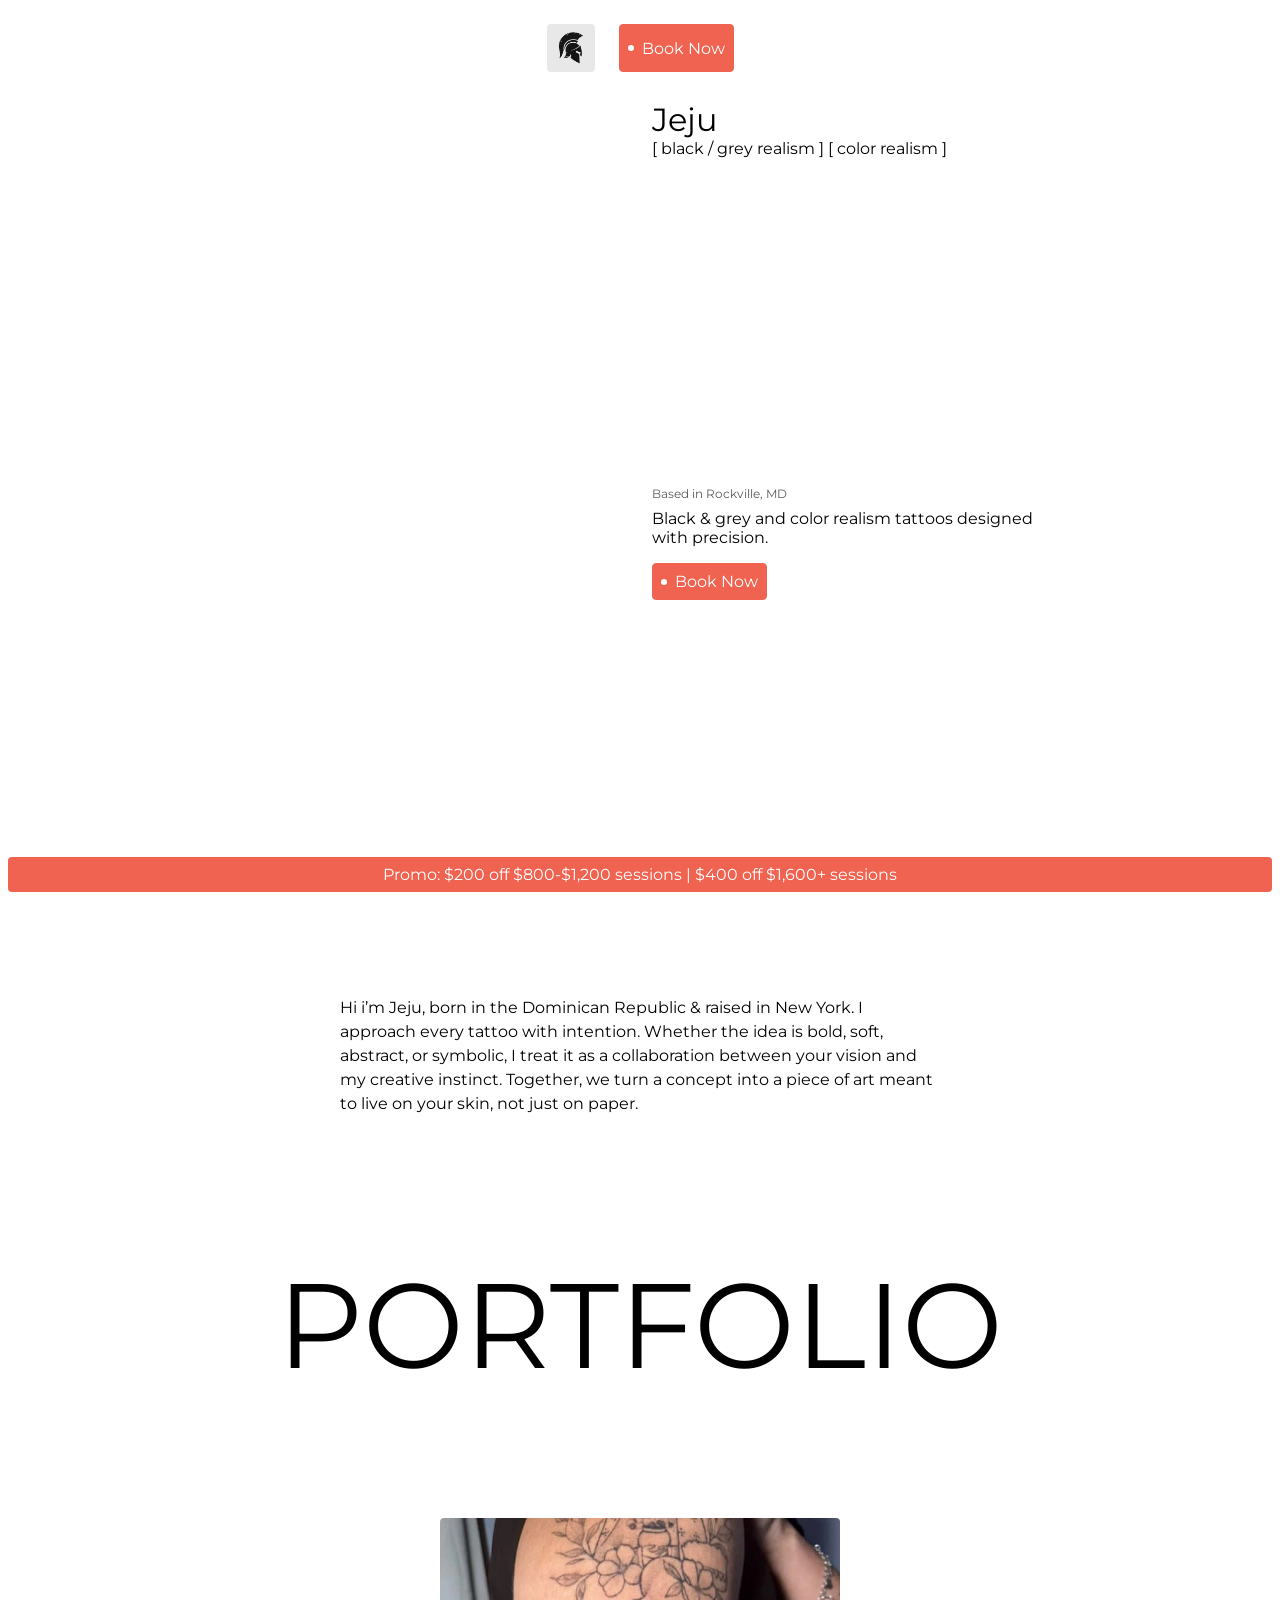
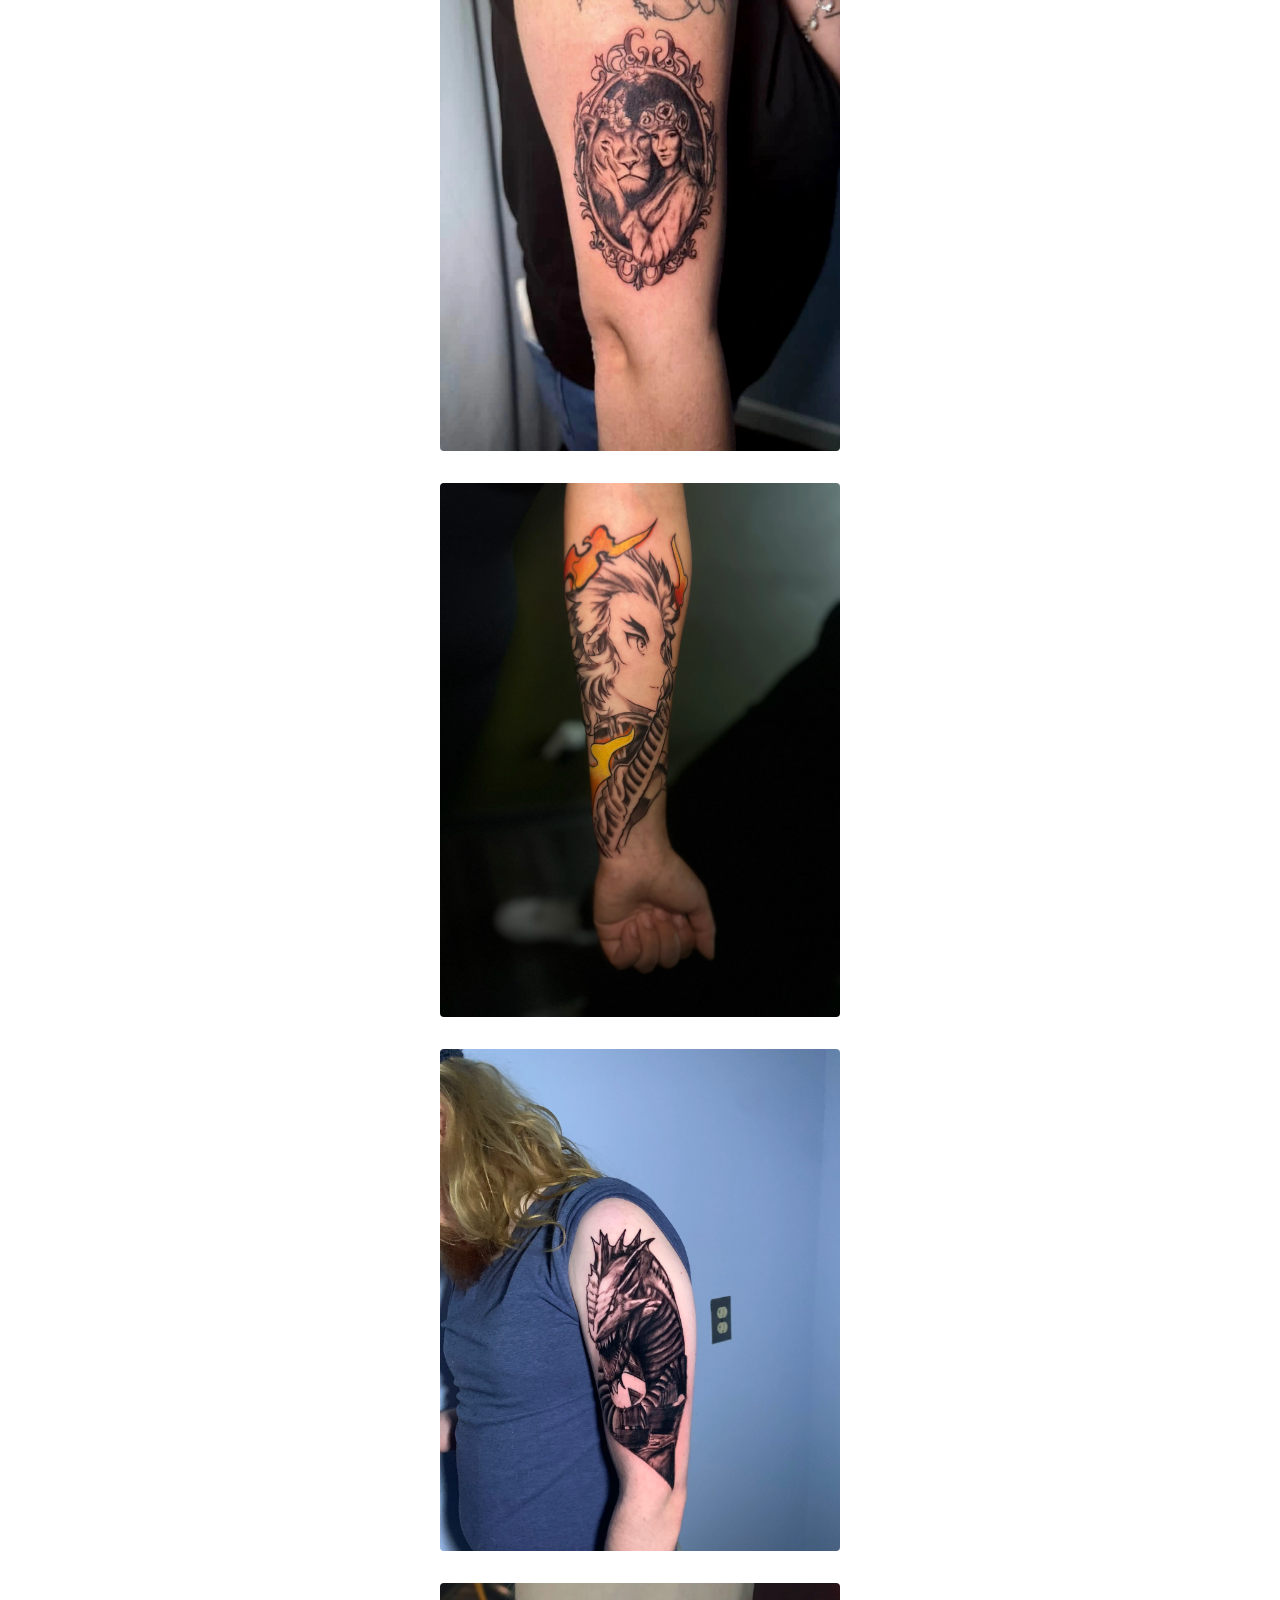
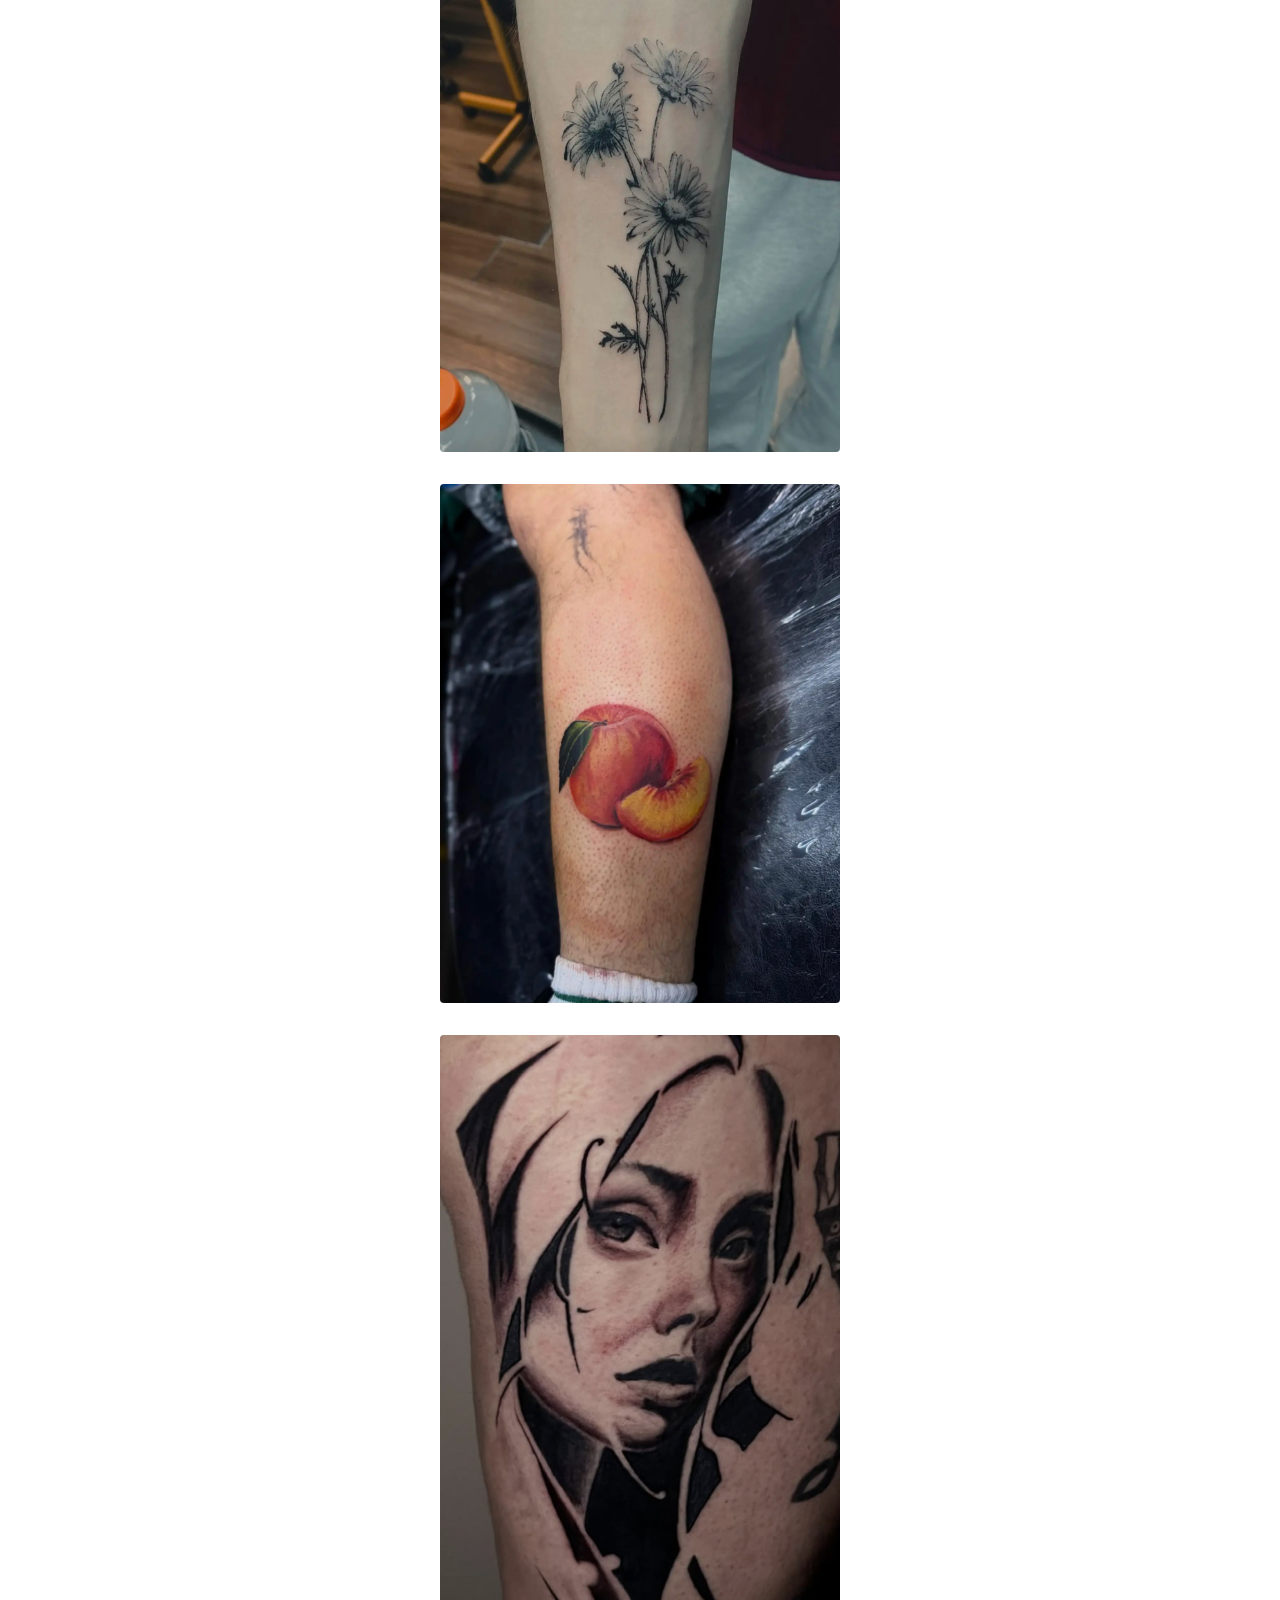
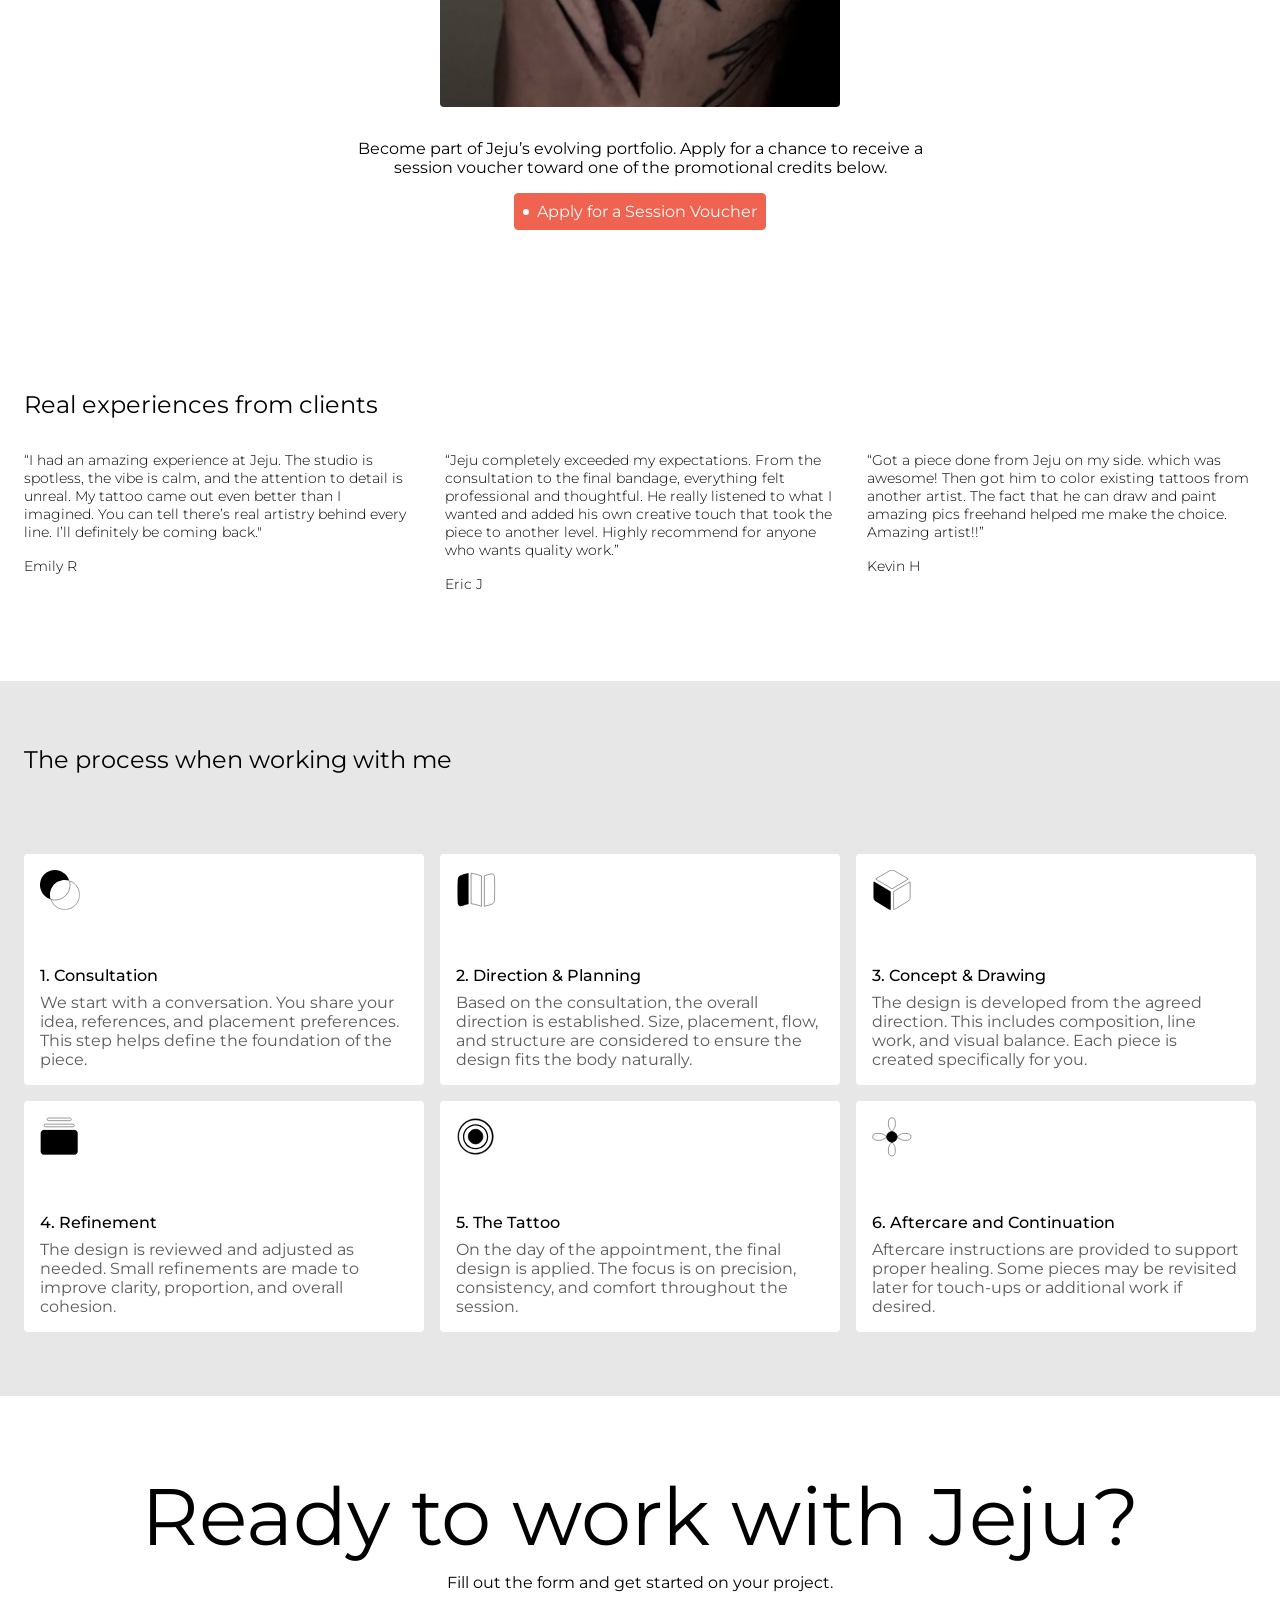
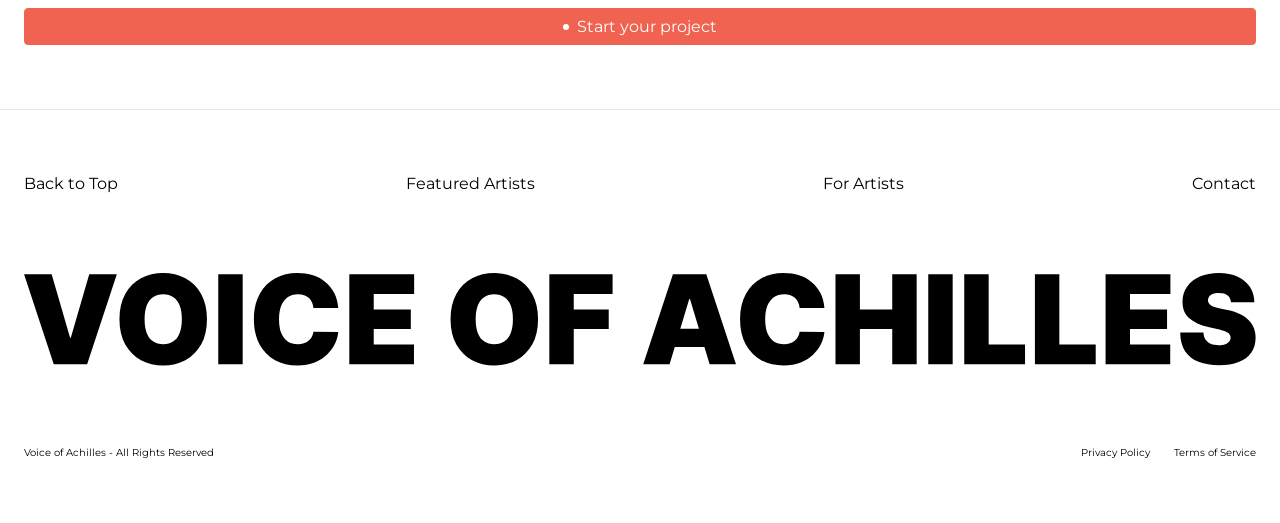
<file: jeju.html>
<!DOCTYPE html>
<html lang="en">
<head>
  <meta charset="UTF-8">
  <meta name="viewport" content="width=device-width, initial-scale=1.0">
  <title>Jeju | Artist</title>
  <link rel="stylesheet" href="artist-page-jeju.css">

  <!-- Meta Pixel Code --> 
   <script> !function(f,b,e,v,n,t,s) {if(f.fbq)return;n=f.fbq=function(){n.callMethod? n.callMethod.apply(n,arguments):n.queue.push(arguments)}; if(!f._fbq)f._fbq=n;n.push=n;n.loaded=!0;n.version='2.0'; n.queue=[];t=b.createElement(e);t.async=!0; t.src=v;s=b.getElementsByTagName(e)[0]; s.parentNode.insertBefore(t,s)}(window, document,'script', 'https://connect.facebook.net/en_US/fbevents.js'); fbq('init', '817941607313634'); fbq('track', 'PageView'); </script> <noscript><img height="1" width="1" style="display:none" src="https://www.facebook.com/tr?id=817941607313634&ev=PageView&noscript=1" /></noscript> 
  <!-- End Meta Pixel Code -->

  <!-- FORM CODE -->
   <script type="text/javascript">
    (function (d, o) {
        var s = d.createElement("script"), g = "getElementsByTagName";
        s.type = "text/javascript"; s.async = true;
        s.src = "//formdesigner.pro/js/universal/init.js?v=1.0.0";
        s.onload = function () {
            if (document.readyState !== 'loading') {
                FD.init(o);
            } else document.addEventListener("DOMContentLoaded", function () {
                FD.init(o);
            });
        };
        var h=d[g]("head")[0] || d[g]("body")[0];
        h.appendChild(s);
    })(document, {
    "host": "formdesigner.pro",
    "forms": {
        "243096": {
            "popup": {
                "overlay": "rgba(25,25,25,0.9)",
                "width": "600px",
                "height": "auto",
                "preload": 1,
                "disableOnMobile": false,
                "frequency": 1
            }
        }
    }
});
</script>

<script>
!function(f,b,e,v,n,t,s)
{if(f.fbq)return;n=f.fbq=function(){n.callMethod?
n.callMethod.apply(n,arguments):n.queue.push(arguments)};
if(!f._fbq)f._fbq=n;n.push=n;n.loaded=!0;n.version='2.0';
n.queue=[];t=b.createElement(e);t.async=!0;
t.src=v;s=b.getElementsByTagName(e)[0];
s.parentNode.insertBefore(t,s)}(window, document,'script',
'https://connect.facebook.net/en_US/fbevents.js');
fbq('init', '817941607313634');
fbq('track', 'SubmitApplication');
</script>
<noscript><img height="1" width="1" style="display:none"
src="https://www.facebook.com/tr?id=817941607313634&ev=PageView&noscript=1"
/></noscript>

</head>
<body>
  <header>
    <nav>
      <a href="index.html">
        <figure class="achilles-wrapper">
          <img src="assets/achilles-helmet.svg" class="achilles-icon" alt="achilles helmet icon">
        </figure>
      </a>

      <a href="#popup:formdesigner-243096" class="CTA-btn main-CTA">
        <div class="btn-circle"></div>
        Book Now
      </a>
  </header>

  <main>
    <a href="#popup:formdesigner-243096" class="promo">
      Promo: $200 off $800-$1,200 sessions | $400 off $1,600+ sessions
    </a>
  
    <div class="section-sticky">
      <section id="artist">
        <div class="artist-container">
          <figure class="display-wrapper">
            <video src="artists/Jeju-video.mp4" class="artist-display" autoplay muted loop playsinline webkit-playsinline preload="auto"></video>
          </figure>

          <div class="artist-info-container">
            <div>
              <h1 class="artist-name">Jeju</h1>
              <p>
                [ black / grey realism ] [ color realism ]
              </p>
            </div>

            <div class="artist-summary-container">
              <p class="location">Based in Rockville, MD</p>

              <p class="artist-summary">Black & grey and color realism tattoos designed with precision.</p>

              <a href="#popup:formdesigner-243096" class="CTA-btn main-CTA">
                <div class="btn-circle"></div>
                Book Now
              </a>
            </div>
          </div>
        </div>
      </section>

      <section id="about-artist">
        <div class="container">
          <div class="row">
            <div class="text-container">
              <p class="about-text">
                Hi i’m Jeju, born in the Dominican Republic & raised in New York. I approach every tattoo with intention. Whether the idea is bold, soft, abstract, or symbolic, I treat it as a collaboration between your vision and my creative instinct. Together, we turn a concept into a piece of art meant to live on your skin, not just on paper. 
              </p>
            </div>
          </div>
        </div>
        
        <section id="gallery">
          <div class="container">
            <div class="row gallery-row">
              <div class="gallery-text-container">
                <h2 class="portfolio">PORTFOLIO</h2>
              </div>
              
              <div class="tattoo-container">
                <figure class="tattoo-wrapper">
                  <img src="jeju-tattoos/jeju-lion-witch.webp" alt="lion & witch tattoo by Jeju" class="tattoo-img" loading="lazy">
                </figure>
                
                <figure class="tattoo-wrapper">
                  <img src="jeju-tattoos/jeju-demon-slayer.webp" alt="Demon slayer tattoo by Jeju" class="tattoo-img" loading="lazy">
                </figure>
                
                <figure class="tattoo-wrapper">
                  <img src="jeju-tattoos/jeju-dragon.webp" alt="Dragon tattoo by Jeju" class="tattoo-img" loading="lazy">
                </figure>
                
                <figure class="tattoo-wrapper">
                  <img src="jeju-tattoos/jeju-flowers.webp" alt="Flower tattoo by Jeju" class="tattoo-img" loading="lazy">
                </figure>
                
                <figure class="tattoo-wrapper">
                  <img src="jeju-tattoos/jeju-peach.webp" alt="Peach tattoo by Jeju" class="tattoo-img" loading="lazy">
                </figure>
                
                <figure class="tattoo-wrapper">
                  <img src="jeju-tattoos/jeju-portrait.webp" alt="Portrait tattoo by Jeju" class="tattoo-img" loading="lazy">
                </figure>
              </div>
            </div>
            <div class="gallery-CTA">
              <p>Become part of Jeju’s evolving portfolio. Apply for a chance to receive a session voucher toward one of the promotional credits below.</p>
    
              <a href="#popup:formdesigner-243096" class="CTA-btn main-CTA">
                <div class="btn-circle"></div>
                Apply for a Session Voucher
              </a>
            </div>
          </div>
        </section>
      </section>
    </div>


    <section id="Reviews">
      <div class="container">
        <div class="row client-row">

          <h2>Real experiences from clients</h2>
          <div class="review-wrapper">
            <div class="quote-box">
              <p class="quote">
                “I had an amazing experience at Jeju. The studio is spotless, the vibe is calm, and the attention to detail is unreal. My tattoo came out even better than I imagined. You can tell there’s real artistry behind every line. I’ll definitely be coming back."
              </p>

              <p class="quote">Emily R</p>
            </div>

            <div class="quote-box">
              <p class="quote">
                “Jeju completely exceeded my expectations. From the consultation to the final bandage, everything felt professional and thoughtful. He really listened to what I wanted and added his own creative touch that took the piece to another level. Highly recommend for anyone who wants quality work.”
              </p>

              <p class="quote">Eric J</p>
            </div>

            <div class="quote-box">
              <p class="quote">
                “Got a piece done from Jeju on my side. which was awesome! Then got him to color existing tattoos from another artist. The fact that he can draw and paint amazing pics freehand helped me make the choice. Amazing artist!!”
              </p>

              <p class="quote">Kevin H</p>
            </div>
        </div>
      </div>
    </section>

    <section id="process">
      <div class="container">
        <div class="row">
          <h2>The process when working with me</h2>

          <div class="process-wrapper">
            <!-- consultation -->
            <div class="process-card">
              <img src="assets/consultation-img.svg" alt="" class="process-icon">

              <div class="process-info-container">
                <p class="process-name">1. Consultation</p>
                <p class="process-info">We start with a conversation. You share your idea, references, and placement preferences. This step helps define the foundation of the piece.</p>
              </div>
            </div>

            <!-- planning -->

            <div class="process-card">
              <img src="assets/planning-img.svg" alt="" class="process-icon">

              <div class="process-info-container">
                <p class="process-name">2. Direction & Planning</p>
                <p class="process-info">Based on the consultation, the overall direction is established. Size, placement, flow, and structure are considered to ensure the design fits the body naturally.</p>
              </div>
            </div>

            <!-- Concept -->

            <div class="process-card">
              <img src="assets/concept-img.svg" alt="" class="process-icon">

              <div class="process-info-container">
                <p class="process-name">3. Concept & Drawing</p>
                <p class="process-info">The design is developed from the agreed direction. This includes composition, line work, and visual balance. Each piece is created specifically for you.</p>
              </div>
            </div>

            <!-- Refinement -->

            <div class="process-card">
              <img src="assets/refinement-img.svg" alt="" class="process-icon">

              <div class="process-info-container">
                <p class="process-name">4. Refinement</p>
                <p class="process-info">The design is reviewed and adjusted as needed. Small refinements are made to improve clarity, proportion, and overall cohesion.</p>
              </div>
            </div>

            <!-- tattoo -->

            <div class="process-card">
              <img src="assets/tattoo-img.svg" alt="" class="process-icon">

              <div class="process-info-container">
                <p class="process-name">5. The Tattoo</p>
                <p class="process-info">On the day of the appointment, the final design is applied. The focus is on precision, consistency, and comfort throughout the session.</p>
              </div>
            </div>

            <!-- Aftercare -->

            <div class="process-card">
              <img src="assets/aftercare-img.svg" alt="" class="process-icon">

              <div class="process-info-container">
                <p class="process-name">6. Aftercare and Continuation</p>
                <p class="process-info">Aftercare instructions are provided to support proper healing. Some pieces may be revisited later for touch-ups or additional work if desired.</p>
              </div>
            </div>
          </div>
        </div>
      </div>
    </section>

    <section id="final-CTA">
      <div class="container">
        <div class="row CTA-row">
          <h2 class="CTA-text">Ready to work with Jeju?</h2>

          <p class="CTA-info">Fill out the form and get started on your project.</p>

          <a href="#popup:formdesigner-243096" class="CTA-btn main-CTA">
            <div class="btn-circle"></div>
            Start your project
          </a>
        </div>
      </div>
    </section>

    <footer>
      <div class="footer-container">
        <div class="row">
          <ul class="footer-list">
            <li><a href="#artist" class="footer-link">Back to Top</a></li>

            <li><a href="/#featured-artists" class="footer-link">Featured Artists</a></li>

            <li><a href="/#artist-program" class="footer-link">For Artists</a></li>
            
            <li><a href="mailto:contact@voiceofachilles.com" class="footer-link">Contact</a></li>
          </ul>

          <img src="assets/voiceofachilles.svg" class="footer-company-name">

          <div class="copyright-wrapper">
            <p class="copyright">
              Voice of Achilles - All Rights Reserved
            </p>
            <div class="policy-pages">
              <a href="privacy-policy.html">Privacy Policy</a>
              <a href="terms-of-service.html">Terms of Service</a>
            </div>
          </div>

        </div>
      </div>
    </footer>
  </main>
</body>
</html>
</file>
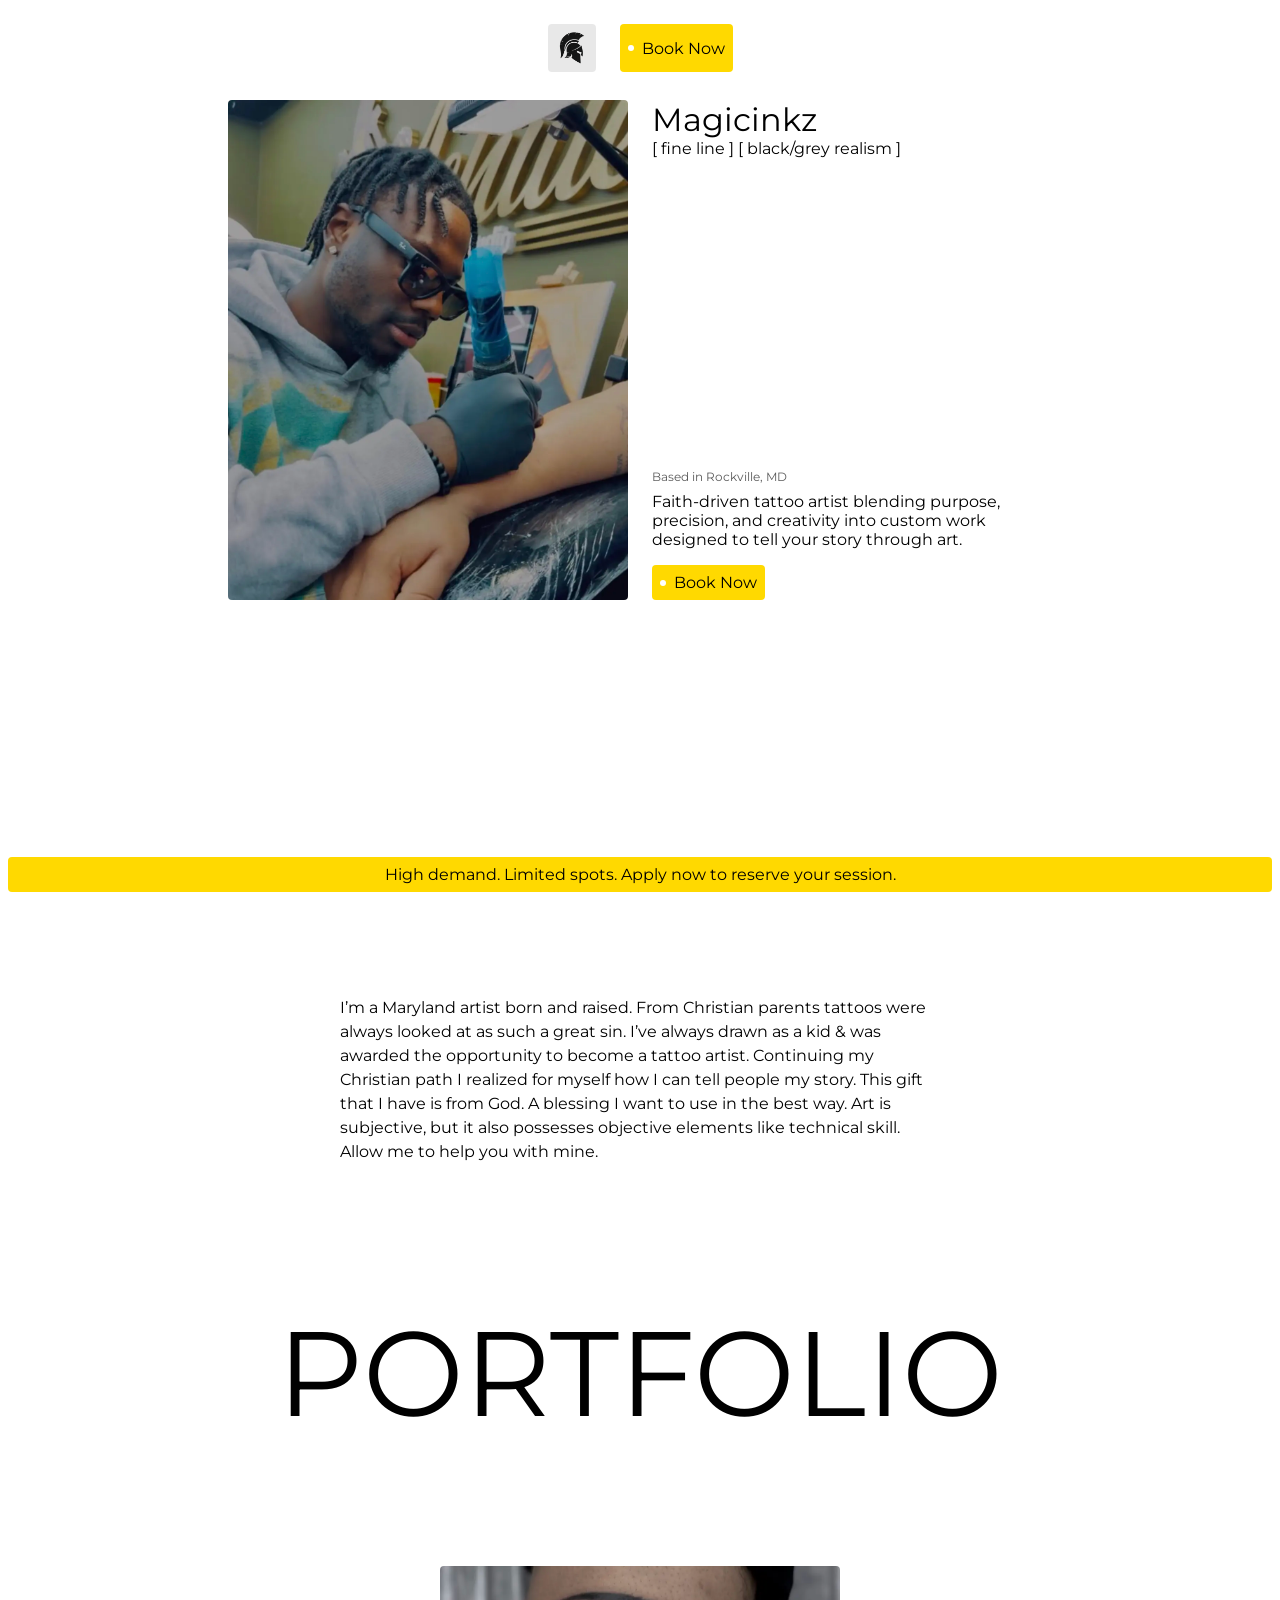
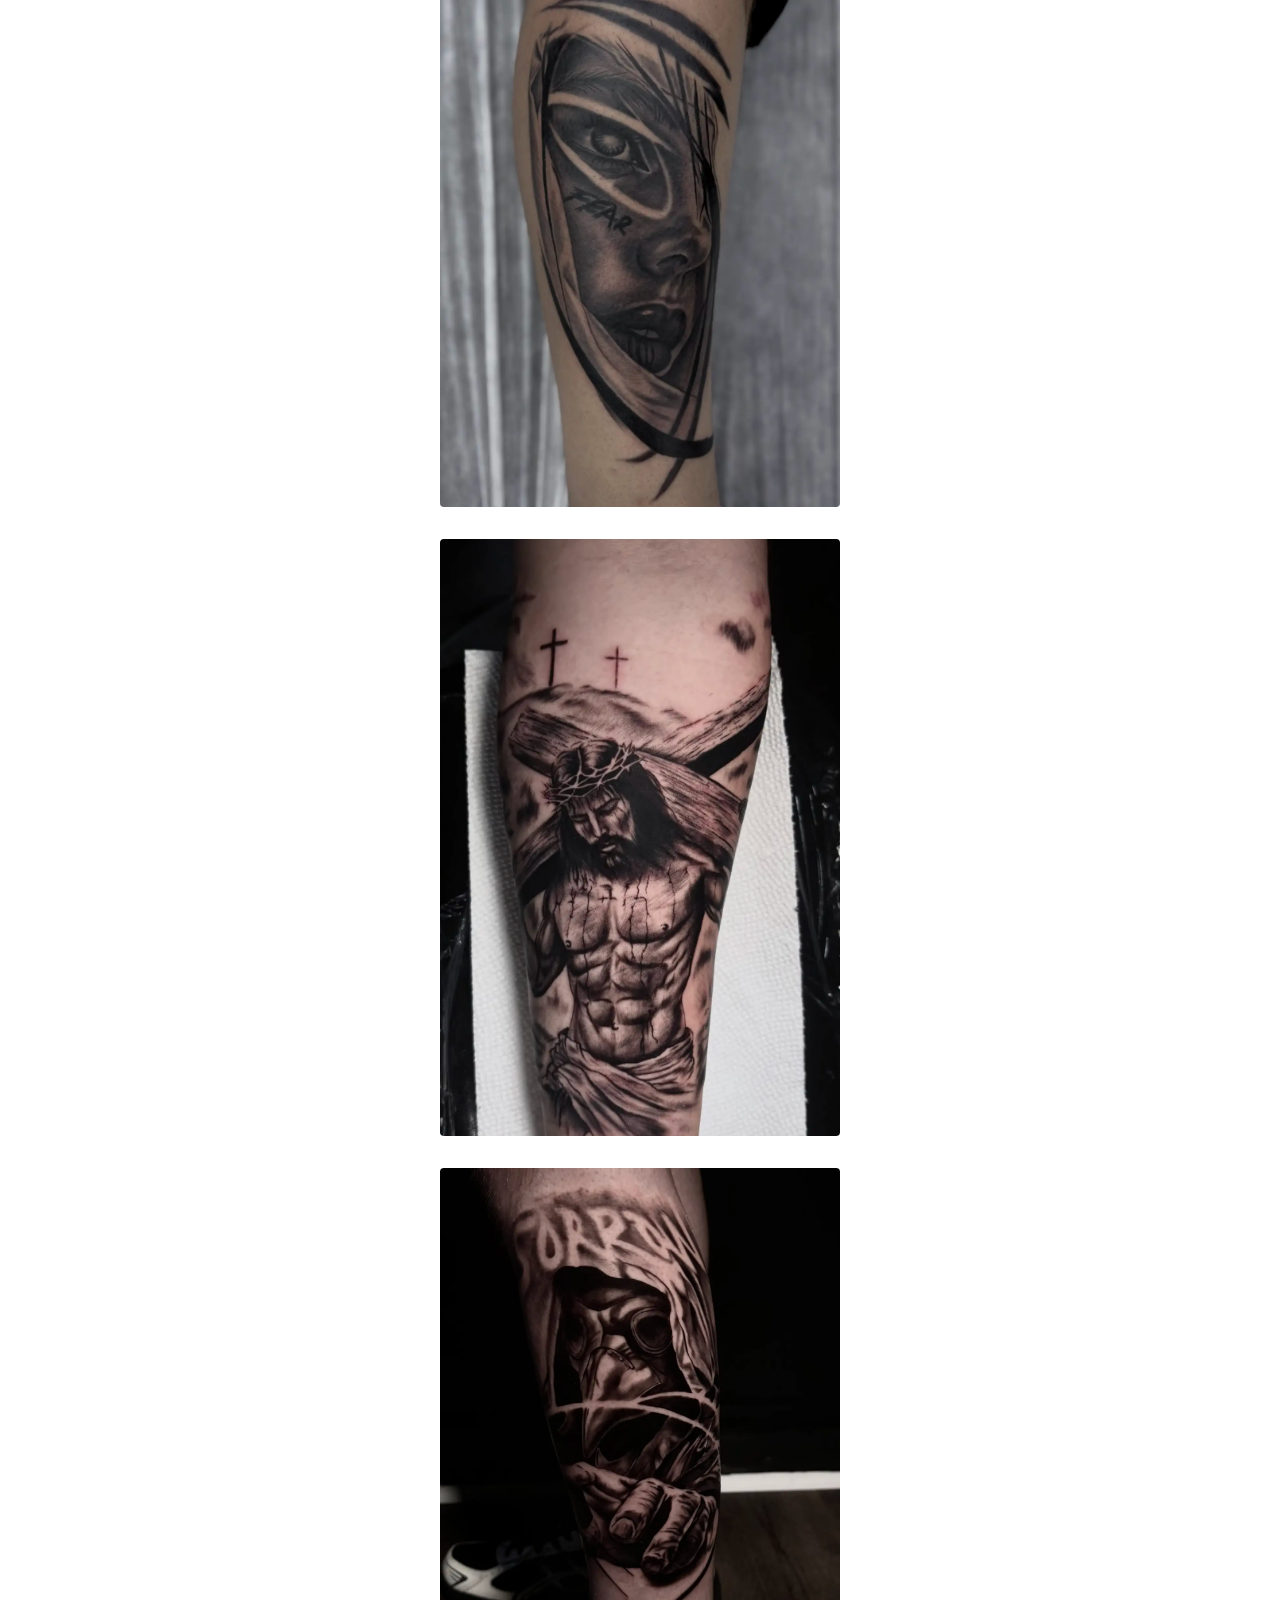
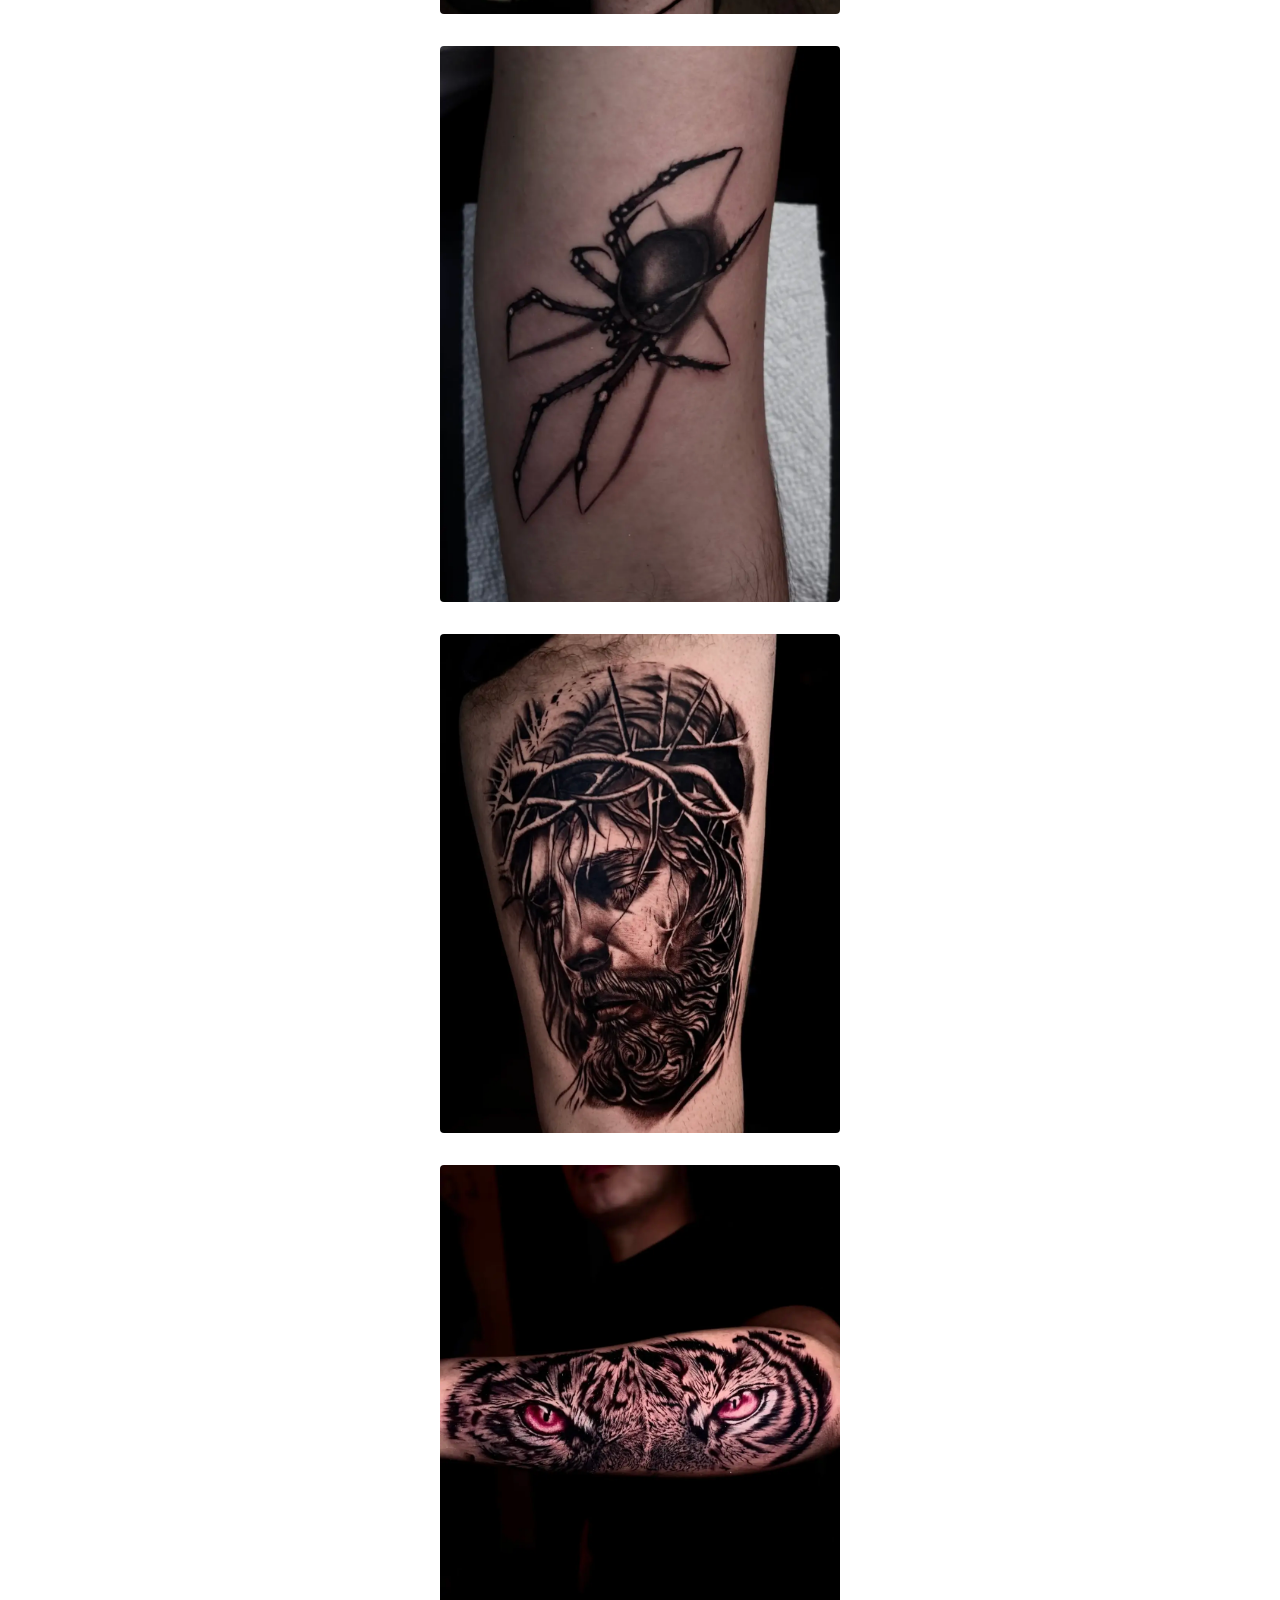
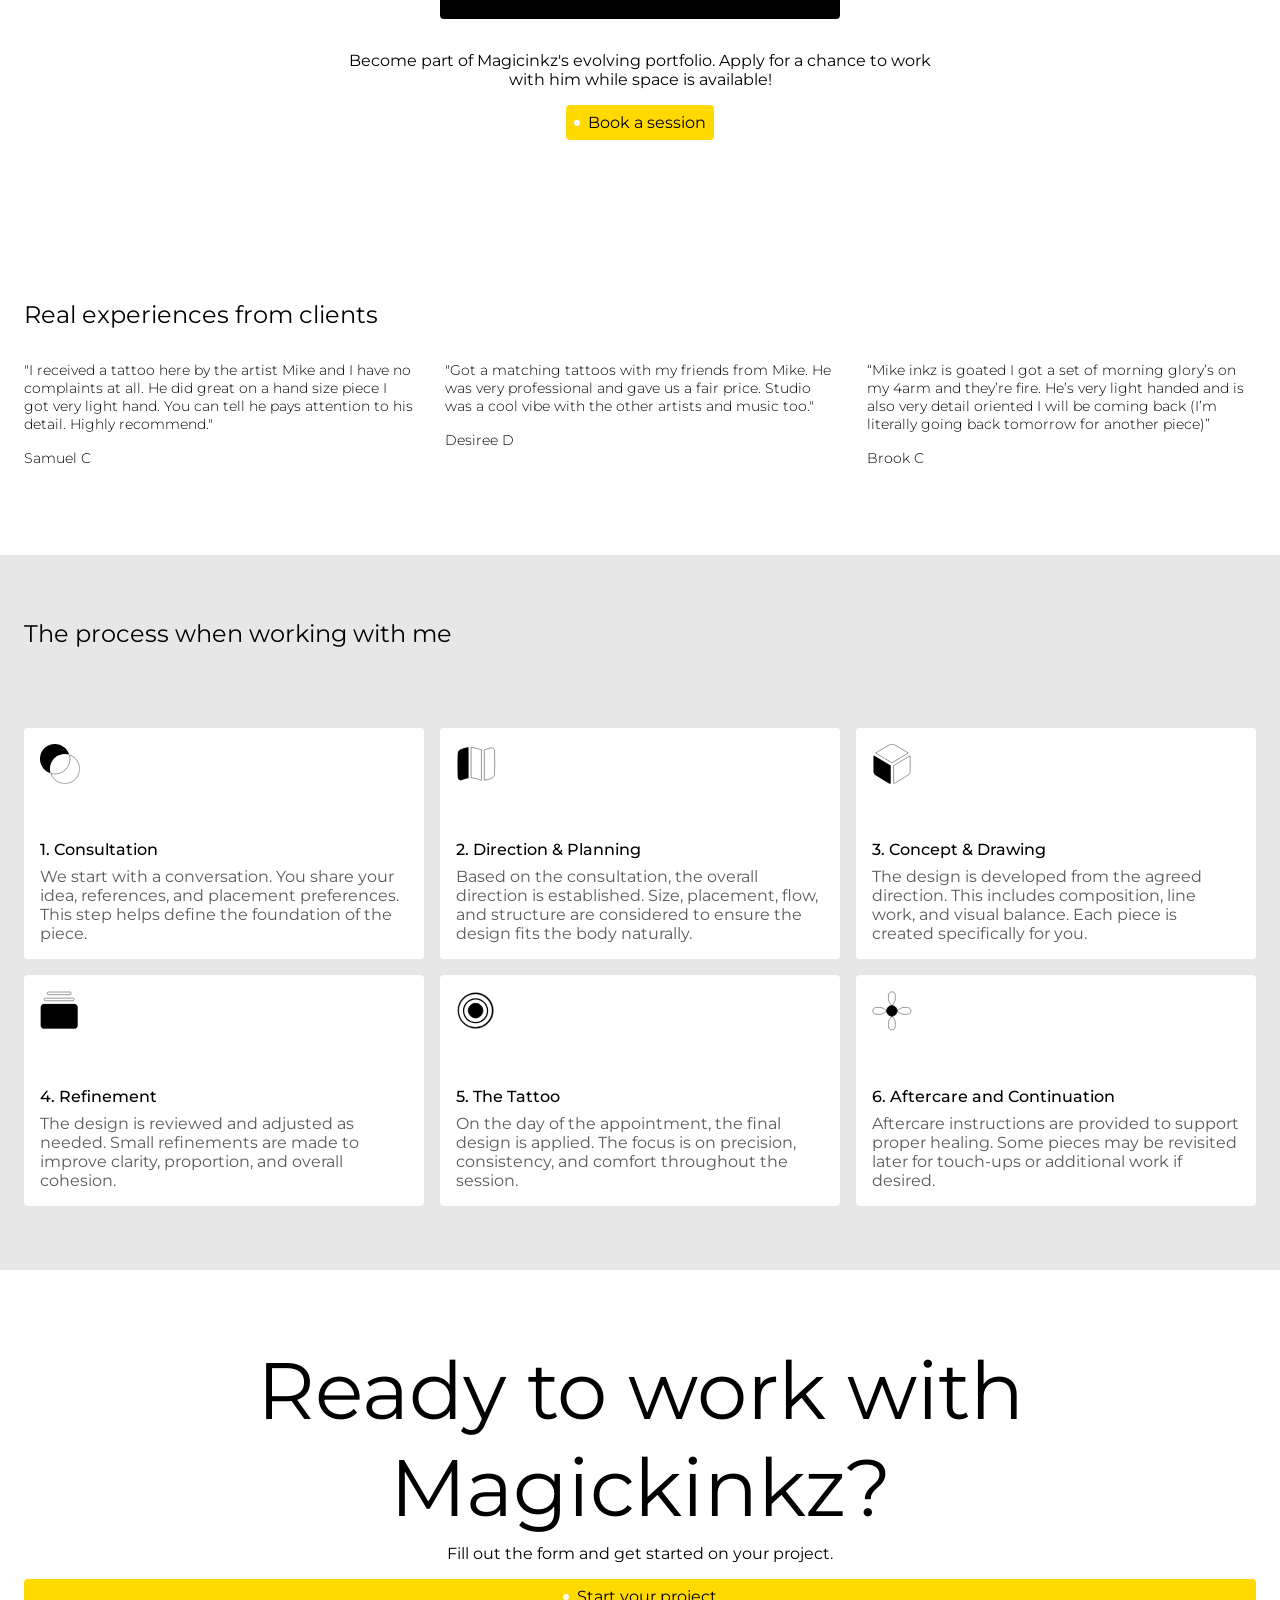
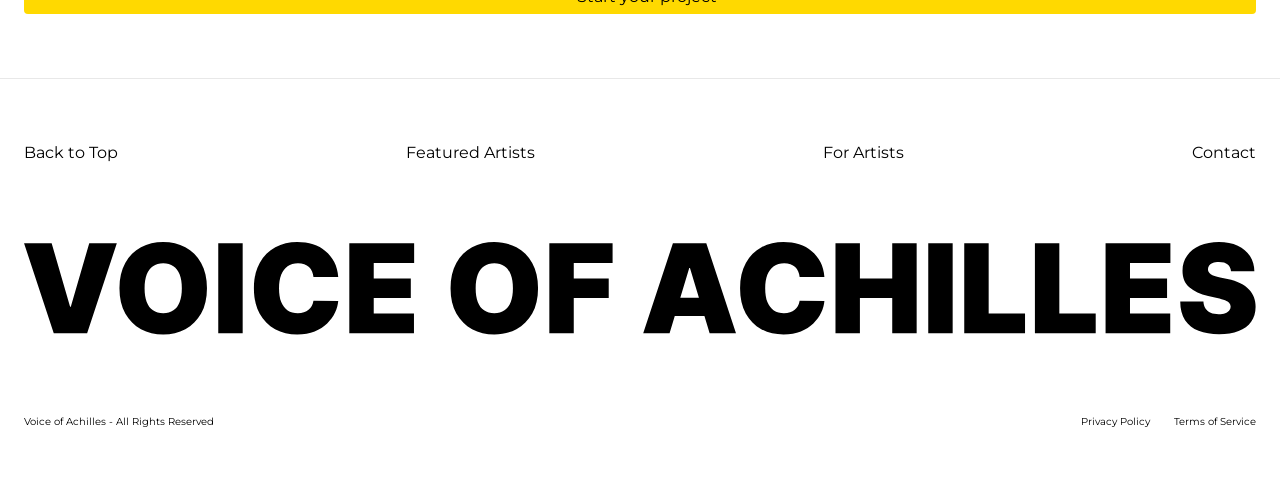
<file: magicinkz.html>
<!DOCTYPE html>
<html lang="en">
<head>
  <meta charset="UTF-8">
  <meta name="viewport" content="width=device-width, initial-scale=1.0">
  <title>Magicinkz | Artist</title>
  <link rel="stylesheet" href="artist-page-magicinkz.css">

  <!-- Meta Pixel Code --> 
   <script> !function(f,b,e,v,n,t,s) {if(f.fbq)return;n=f.fbq=function(){n.callMethod? n.callMethod.apply(n,arguments):n.queue.push(arguments)}; if(!f._fbq)f._fbq=n;n.push=n;n.loaded=!0;n.version='2.0'; n.queue=[];t=b.createElement(e);t.async=!0; t.src=v;s=b.getElementsByTagName(e)[0]; s.parentNode.insertBefore(t,s)}(window, document,'script', 'https://connect.facebook.net/en_US/fbevents.js'); fbq('init', '817941607313634'); fbq('track', 'PageView'); </script> <noscript><img height="1" width="1" style="display:none" src="https://www.facebook.com/tr?id=817941607313634&ev=PageView&noscript=1" /></noscript> 
  <!-- End Meta Pixel Code -->

  <script>
  !function(f,b,e,v,n,t,s)
  {if(f.fbq)return;n=f.fbq=function(){n.callMethod?
  n.callMethod.apply(n,arguments):n.queue.push(arguments)};
  if(!f._fbq)f._fbq=n;n.push=n;n.loaded=!0;n.version='2.0';
  n.queue=[];t=b.createElement(e);t.async=!0;
  t.src=v;s=b.getElementsByTagName(e)[0];
  s.parentNode.insertBefore(t,s)}(window, document,'script',
  'https://connect.facebook.net/en_US/fbevents.js');
  fbq('init', '817941607313634');
  fbq('track', 'SubmitApplication');
  </script>
  <noscript><img height="1" width="1" style="display:none"
  src="https://www.facebook.com/tr?id=817941607313634&ev=PageView&noscript=1"
/></noscript>

  <!-- FORM CODE -->
   <script type="text/javascript">
    (function (d, o) {
        var s = d.createElement("script"), g = "getElementsByTagName";
        s.type = "text/javascript"; s.async = true;
        s.src = "//formdesigner.pro/js/universal/init.js?v=1.0.0";
        s.onload = function () {
            if (document.readyState !== 'loading') {
                FD.init(o);
            } else document.addEventListener("DOMContentLoaded", function () {
                FD.init(o);
            });
        };
        var h=d[g]("head")[0] || d[g]("body")[0];
        h.appendChild(s);
    })(document, {
    "host": "formdesigner.pro",
    "forms": {
        "243986": {
            "popup": {
                "overlay": "rgba(25,25,25,0.9)",
                "width": "600px",
                "height": "auto",
                "preload": 1,
                "disableOnMobile": false,
                "frequency": 1
            }
        }
    }
});
</script>
</head>
<body>
  <header>
    <nav>
      <a href="index.html">
        <figure class="achilles-wrapper">
          <img src="assets/achilles-helmet.svg" class="achilles-icon" alt="achilles helmet icon">
        </figure>
      </a>

      <a href="#popup:formdesigner-243986" class="CTA-btn main-CTA">
        <div class="btn-circle"></div>
        Book Now
      </a>
  </header>

  <main id="artist-page">
    <a href="#popup:formdesigner-243986" class="promo">
      High demand. Limited spots. Apply now to reserve your session.
    </a>
  
    <div class="section-sticky">
      <section id="artist">
        <div class="artist-container">
          <figure class="display-wrapper">
            <img src="artists/magicinkz-artist-img.webp" alt="profile photo of Sarai" class="artist-display">
          </figure>

          <div class="artist-info-container">
            <div>
              <h1 class="artist-name">Magicinkz</h1>
              <p>
                [ fine line ] [ black/grey realism ]
              </p>
            </div>

            <div class="artist-summary-container">
              <p class="location">Based in Rockville, MD</p>

              <p class="artist-summary">Faith-driven tattoo artist blending purpose, precision, and creativity into custom work designed to tell your story through art.</p>

              <a href="#popup:formdesigner-243986" class="CTA-btn main-CTA">
                <div class="btn-circle"></div>
                Book Now
              </a>
            </div>
          </div>
        </div>
      </section>

      <section id="about-artist">
        <div class="container">
          <div class="row">
            <div class="text-container">
              <p class="about-text">
                I’m a Maryland artist born and raised. From Christian parents tattoos were always looked at as such a great sin. I’ve always drawn as a kid & was awarded the opportunity to become a tattoo artist. Continuing my Christian path I realized for myself how I can tell people my story. This gift that I have is from God. A blessing I want to use in the best way. Art is subjective, but it also possesses objective elements like technical skill. Allow me to help you with mine. 
              </p>
            </div>
          </div>
        </div>
        
        <section id="gallery">
          <div class="container">
            <div class="row gallery-row">
              <div class="gallery-text-container">
                <h2 class="portfolio">PORTFOLIO</h2>
              </div>
              
              <div class="tattoo-container">
                <figure class="tattoo-wrapper">
                  <img src="magicinkz-tattoos/maginkz-half-portrait.webp" alt="Portrait and lion tattoo by Magicinkz" class="tattoo-img" loading="lazy">
                </figure>
                
                <figure class="tattoo-wrapper">
                  <img src="magicinkz-tattoos/maginkz-jesus-cross.webp" alt="jesus on cross tattoo by Magicinkz" class="tattoo-img" loading="lazy">
                </figure>
                
                <figure class="tattoo-wrapper">
                  <img src="magicinkz-tattoos/maginkz-sorrow.webp" alt="Sorrow tattoo by magicinkz" class="tattoo-img" loading="lazy">
                </figure>
                
                <figure class="tattoo-wrapper">
                  <img src="magicinkz-tattoos/maginkz-spider.webp" alt="Spider tattoo by Magicinkz" class="tattoo-img" loading="lazy">
                </figure>
                
                <figure class="tattoo-wrapper">
                  <img src="magicinkz-tattoos/maginkz-jesus.webp" alt="Jesus tattoo by magicinkz" class="tattoo-img" loading="lazy">
                </figure>
                
                <figure class="tattoo-wrapper">
                  <img src="magicinkz-tattoos/maginkz-tiger-eyes.webp" alt="Tiger eyes tattoo by magicinkz" class="tattoo-img" loading="lazy">
                </figure>
              </div>

            </div>
              <div class="gallery-CTA">
                <p>Become part of Magicinkz's evolving portfolio. Apply for a chance to work with him while space is available!</p>
  
                <a href="#popup:formdesigner-243986" class="CTA-btn main-CTA">
                  <div class="btn-circle"></div>
                  Book a session
                </a>
              </div>
          </div>
        </section>
      </section>
    </div>


    <section id="Reviews">
      <div class="container">
        <div class="row client-row">

          <h2>Real experiences from clients</h2>
          <div class="review-wrapper">
            <div class="quote-box">
              <p class="quote">
                "I received a tattoo here by the artist Mike and I have no complaints at all. He did great on a hand size piece I got very light hand. You can tell he pays attention to his detail. Highly recommend."
              </p>

              <p class="quote">Samuel C</p>
            </div>

            <div class="quote-box">
              <p class="quote">
                "Got a matching tattoos with my friends from Mike. He was very professional and gave us a fair price. Studio was a cool vibe with the other artists and music too."
              </p>

              <p class="quote">Desiree D</p>
            </div>

            <div class="quote-box">
              <p class="quote">
                “Mike inkz is goated I got a set of morning glory’s on my 4arm and they’re fire. He’s very light handed and is also very detail oriented I will be coming back (I’m literally going back tomorrow for another piece)”
              </p>

              <p class="quote">Brook C</p>
            </div>
        </div>
      </div>
    </section>

    <section id="process">
      <div class="container">
        <div class="row">
          <h2>The process when working with me</h2>

          <div class="process-wrapper">
            <!-- consultation -->
            <div class="process-card">
              <img src="assets/consultation-img.svg" alt="" class="process-icon">

              <div class="process-info-container">
                <p class="process-name">1. Consultation</p>
                <p class="process-info">We start with a conversation. You share your idea, references, and placement preferences. This step helps define the foundation of the piece.</p>
              </div>
            </div>

            <!-- planning -->

            <div class="process-card">
              <img src="assets/planning-img.svg" alt="" class="process-icon">

              <div class="process-info-container">
                <p class="process-name">2. Direction & Planning</p>
                <p class="process-info">Based on the consultation, the overall direction is established. Size, placement, flow, and structure are considered to ensure the design fits the body naturally.</p>
              </div>
            </div>

            <!-- Concept -->

            <div class="process-card">
              <img src="assets/concept-img.svg" alt="" class="process-icon">

              <div class="process-info-container">
                <p class="process-name">3. Concept & Drawing</p>
                <p class="process-info">The design is developed from the agreed direction. This includes composition, line work, and visual balance. Each piece is created specifically for you.</p>
              </div>
            </div>

            <!-- Refinement -->

            <div class="process-card">
              <img src="assets/refinement-img.svg" alt="" class="process-icon">

              <div class="process-info-container">
                <p class="process-name">4. Refinement</p>
                <p class="process-info">The design is reviewed and adjusted as needed. Small refinements are made to improve clarity, proportion, and overall cohesion.</p>
              </div>
            </div>

            <!-- tattoo -->

            <div class="process-card">
              <img src="assets/tattoo-img.svg" alt="" class="process-icon">

              <div class="process-info-container">
                <p class="process-name">5. The Tattoo</p>
                <p class="process-info">On the day of the appointment, the final design is applied. The focus is on precision, consistency, and comfort throughout the session.</p>
              </div>
            </div>

            <!-- Aftercare -->

            <div class="process-card">
              <img src="assets/aftercare-img.svg" alt="" class="process-icon">

              <div class="process-info-container">
                <p class="process-name">6. Aftercare and Continuation</p>
                <p class="process-info">Aftercare instructions are provided to support proper healing. Some pieces may be revisited later for touch-ups or additional work if desired.</p>
              </div>
            </div>
          </div>
        </div>
      </div>
    </section>

    <section id="final-CTA">
      <div class="container">
        <div class="row CTA-row">
          <h2 class="CTA-text">Ready to work with Magickinkz?</h2>

          <p class="CTA-info">Fill out the form and get started on your project.</p>

          <a href="#popup:formdesigner-243986" class="CTA-btn main-CTA">
            <div class="btn-circle"></div>
            Start your project
          </a>
        </div>
      </div>
    </section>

    <footer>
      <div class="footer-container">
        <div class="row">
          <ul class="footer-list">
            <li><a href="#artist-page" class="footer-link">Back to Top</a></li>

            <li><a href="/#featured-artists" class="footer-link">Featured Artists</a></li>

            <li><a href="/#artist-program" class="footer-link">For Artists</a></li>
            
            <li><a href="mailto:contact@voiceofachilles.com" class="footer-link">Contact</a></li>
          </ul>

          <img src="assets/voiceofachilles.svg" class="footer-company-name">

          <div class="copyright-wrapper">
            <p class="copyright">
              Voice of Achilles - All Rights Reserved
            </p>
            <div class="policy-pages">
              <a href="privacy-policy.html">Privacy Policy</a>
              <a href="terms-of-service.html">Terms of Service</a>
            </div>
          </div>

        </div>
      </div>
    </footer>
  </main>
</body>
</html>
</file>
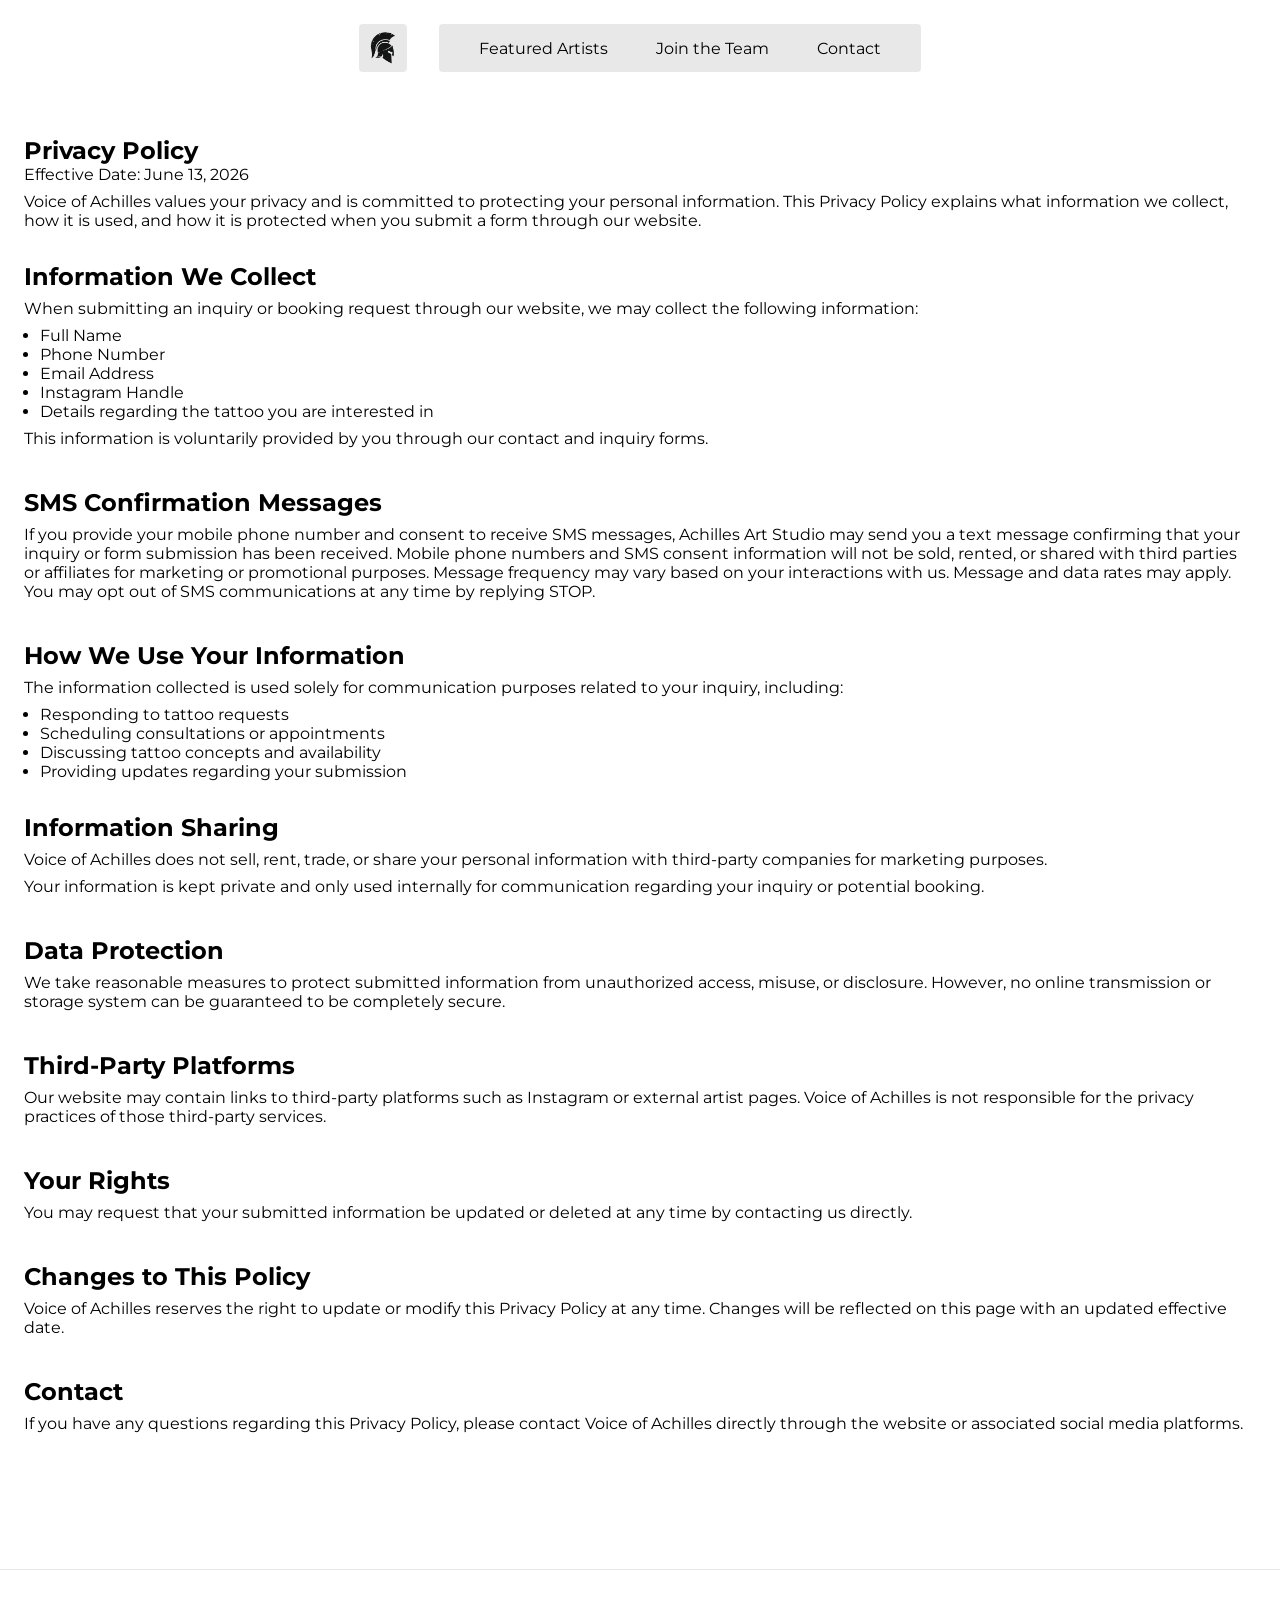
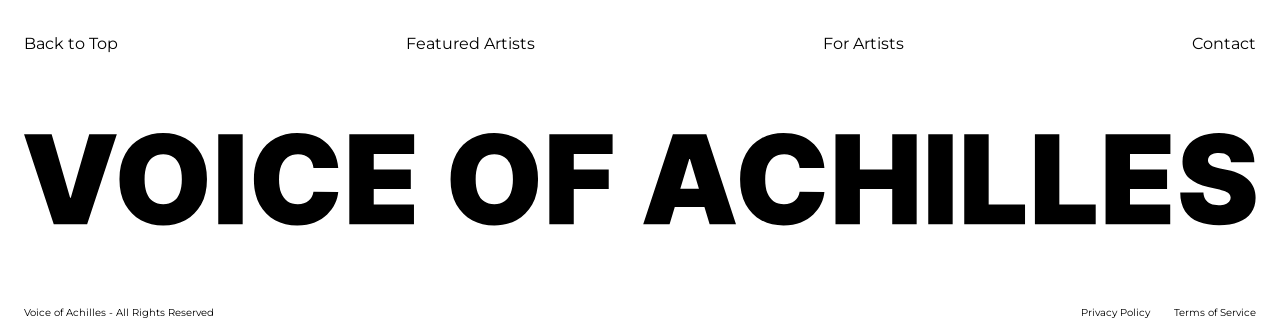
<file: privacy-policy.html>
<!DOCTYPE html>
<html lang="en">
<head>
  <meta charset="UTF-8">
  <meta name="viewport" content="width=device-width, initial-scale=1.0">
  <link rel="stylesheet" href="style.css">
  <script src="script.js" defer></script>
  <title>Privacy Policy | Voice of Achilles</title>
</head>
<body>
  <header>
    <nav>
      <a href="index.html">
        <figure class="achilles-wrapper">
          <img src="assets/achilles-helmet.svg" class="achilles-icon" alt="achilles helmet icon">
        </figure>
      </a>

      <ul class="nav-list">
        <li><a href="/#featured-artists" class="nav-link">Featured Artists</a></li>
        <li><a href="/#artist-program" class="nav-link">Join the Team</a></li>
        <li><a href="mailto:contact@voiceofachilles.com" class="nav-link">Contact</a></li>
      </ul>

      <button id="nav-btn">Menu</button>
    </nav>

    <div class="nav-modal">
      <ul class="modal-list">
        <li><a href="#featured-artists" class="modal-link">Featured Artists</a></li>
        <li><a href="#artist-program" class="modal-link">Join the Team</a></li>
        <li><a href="#" class="modal-link">Contact</a></li>
      </ul>
    </div>
  </header>

  <main>
    <section id="content">
      <div class="container">
        <div class="row">
          <h1>Privacy Policy</h1>

          <p class="effective-date">Effective Date: June 13, 2026</p>

          <p>Voice of Achilles values your privacy and is committed to protecting your personal information. This Privacy Policy explains what information we collect, how it is used, and how it is protected when you submit a form through our website.</p>

          <div class="text-container">
            <h2 class="legal-heading">Information We Collect</h2>

            <p class="legal-text">
              When submitting an inquiry or booking request through our website, we may collect the following information:
            </p>

            <ul class="bullet-point">
              <li>
                Full Name
              </li>
              <li>
                Phone Number
              </li>
              <li>
                Email Address
              </li>
              <li>
                Instagram Handle
              </li>
              <li>
                Details regarding the tattoo you are interested in
              </li>
            </ul>

            <p class="legal-text">This information is voluntarily provided by you through our contact and inquiry forms.</p>
          </div>

          <div class="text-container">
            <h2 class="legal-heading">SMS Confirmation Messages</h2>

            <p class="legal-text">
              If you provide your mobile phone number and consent to receive SMS messages, Achilles Art Studio may send you a text message confirming that your inquiry or form submission has been received. Mobile phone numbers and SMS consent information will not be sold, rented, or shared with third parties or affiliates for marketing or promotional purposes. Message frequency may vary based on your interactions with us. Message and data rates may apply. You may opt out of SMS communications at any time by replying STOP.
            </p>
          </div>

          <div class="text-container">
            <h2 class="legal-heading">How We Use Your Information</h2>

            <p class="legal-text">
              The information collected is used solely for communication purposes related to your inquiry, including:
            </p>

            <ul class="bullet-point">
              <li>
                Responding to tattoo requests
              </li>
              <li>
                Scheduling consultations or appointments
              </li>
              <li>
                Discussing tattoo concepts and availability
              </li>
              <li>
                Providing updates regarding your submission
              </li>
            </ul>
          </div>

          <div class="text-container">
            <h2 class="legal-heading">Information Sharing</h2>

            <p class="legal-text">
              Voice of Achilles does not sell, rent, trade, or share your personal information with third-party companies for marketing purposes.
            </p>

            <p class="legal-text">
              Your information is kept private and only used internally for communication regarding your inquiry or potential booking.
            </p>
          </div>

          <div class="text-container">
            <h2 class="legal-heading">Data Protection</h2>

            <p class="legal-text">
              We take reasonable measures to protect submitted information from unauthorized access, misuse, or disclosure. However, no online transmission or storage system can be guaranteed to be completely secure.
            </p>
          </div>

          <div class="text-container">
            <h2 class="legal-heading">Third-Party Platforms</h2>

            <p class="legal-text">
              Our website may contain links to third-party platforms such as Instagram or external artist pages. Voice of Achilles is not responsible for the privacy practices of those third-party services.
            </p>
          </div>

          <div class="text-container">
            <h2 class="legal-heading">Your Rights</h2>

            <p class="legal-text">
              You may request that your submitted information be updated or deleted at any time by contacting us directly.
            </p>
          </div>

          <div class="text-container">
            <h2 class="legal-heading">Changes to This Policy</h2>

            <p class="legal-text">
              Voice of Achilles reserves the right to update or modify this Privacy Policy at any time. Changes will be reflected on this page with an updated effective date.
            </p>
          </div>

          <div class="text-container">
            <h2 class="legal-heading">Contact</h2>

            <p class="legal-text">
              If you have any questions regarding this Privacy Policy, please contact Voice of Achilles directly through the website or associated social media platforms.
            </p>
          </div>
        </div>
      </div>
    </section>

    <footer>
      <div class="footer-container">
        <div class="row">
          <ul class="footer-list">
            <li><a href="#content" class="footer-link">Back to Top</a></li>

            <li><a href="/#featured-artists" class="footer-link">Featured Artists</a></li>

            <li><a href="/#artist-program" class="footer-link">For Artists</a></li>
            
            <li><a href="mailto:contact@voiceofachilles.com" class="footer-link">Contact</a></li>
          </ul>

          <img src="assets/voiceofachilles.svg" class="footer-company-name">

          <div class="copyright-wrapper">
            <p class="copyright">
              Voice of Achilles - All Rights Reserved
            </p>
            <div class="policy-pages">
              <a href="privacy-policy.html">Privacy Policy</a>
              <a href="terms-of-service.html">Terms of Service</a>
            </div>
          </div>

        </div>
      </div>
    </footer>
  </main>
</body>
</html>
</file>
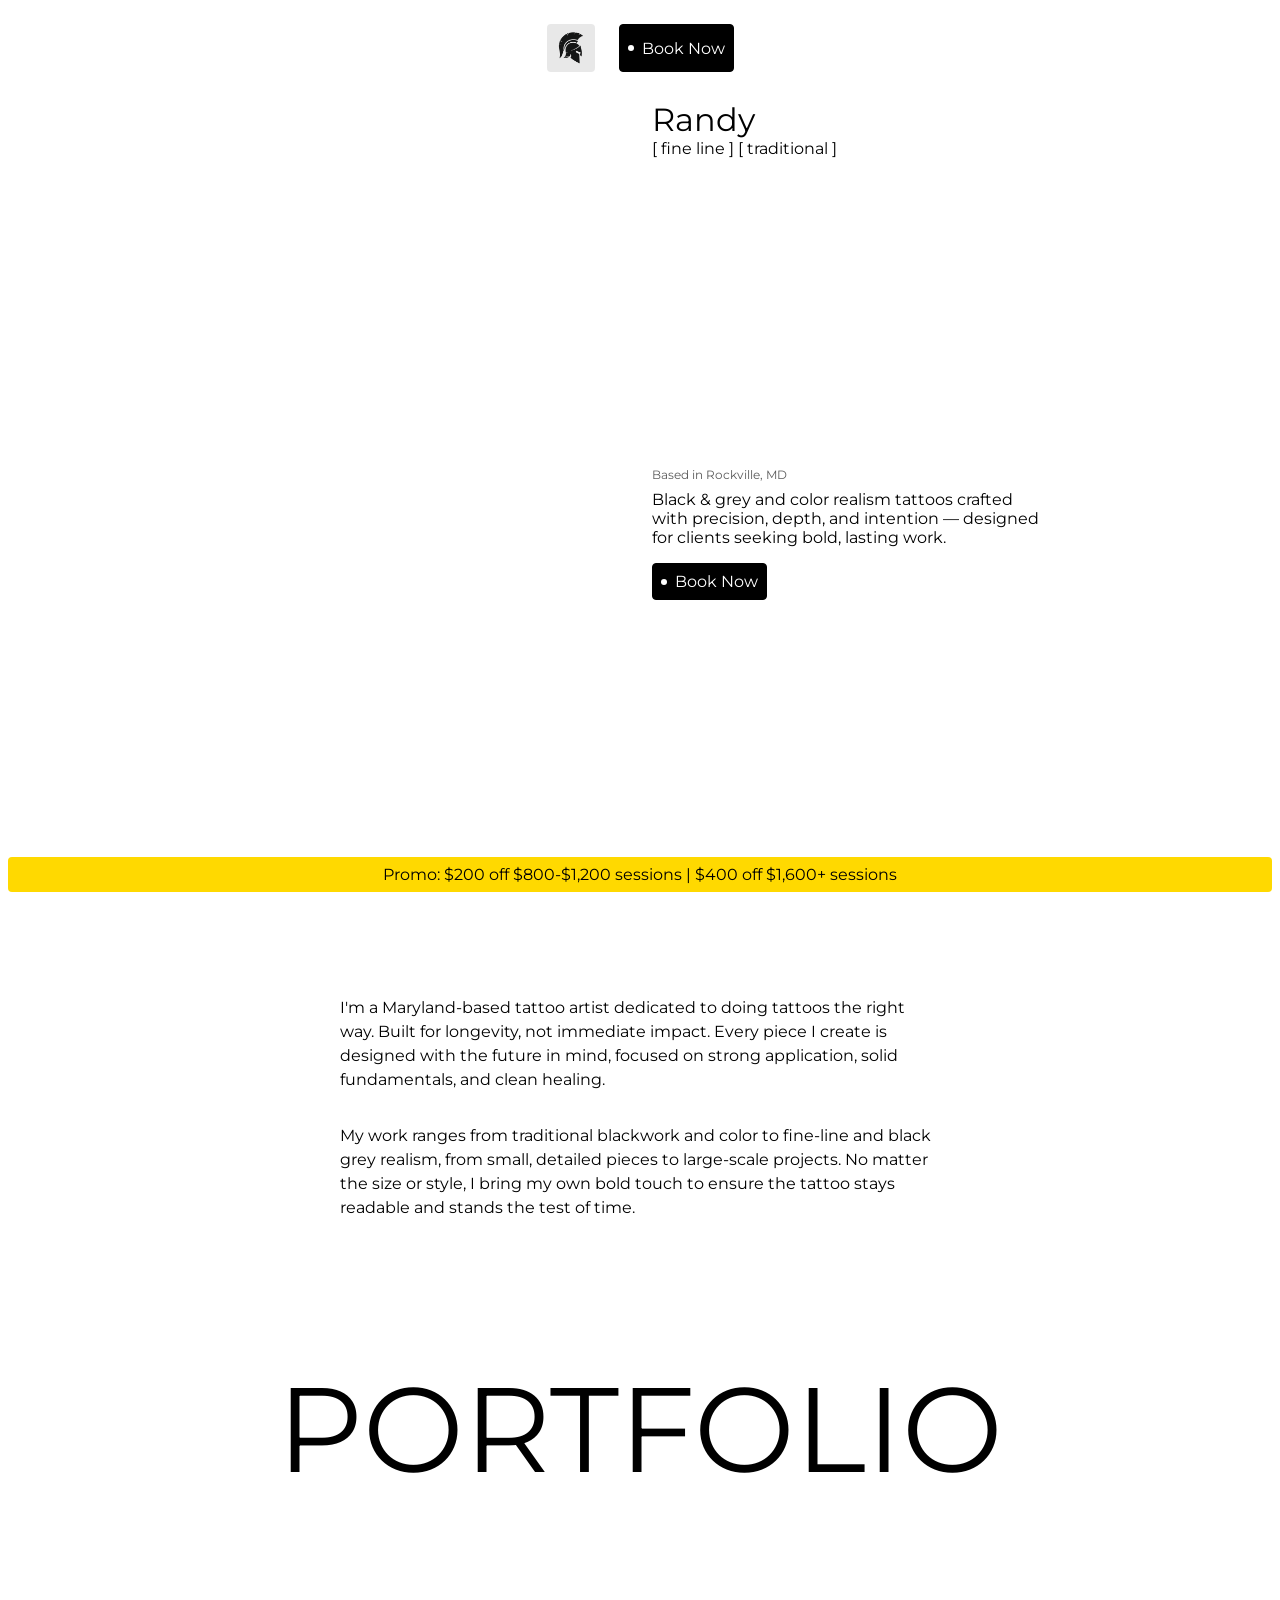
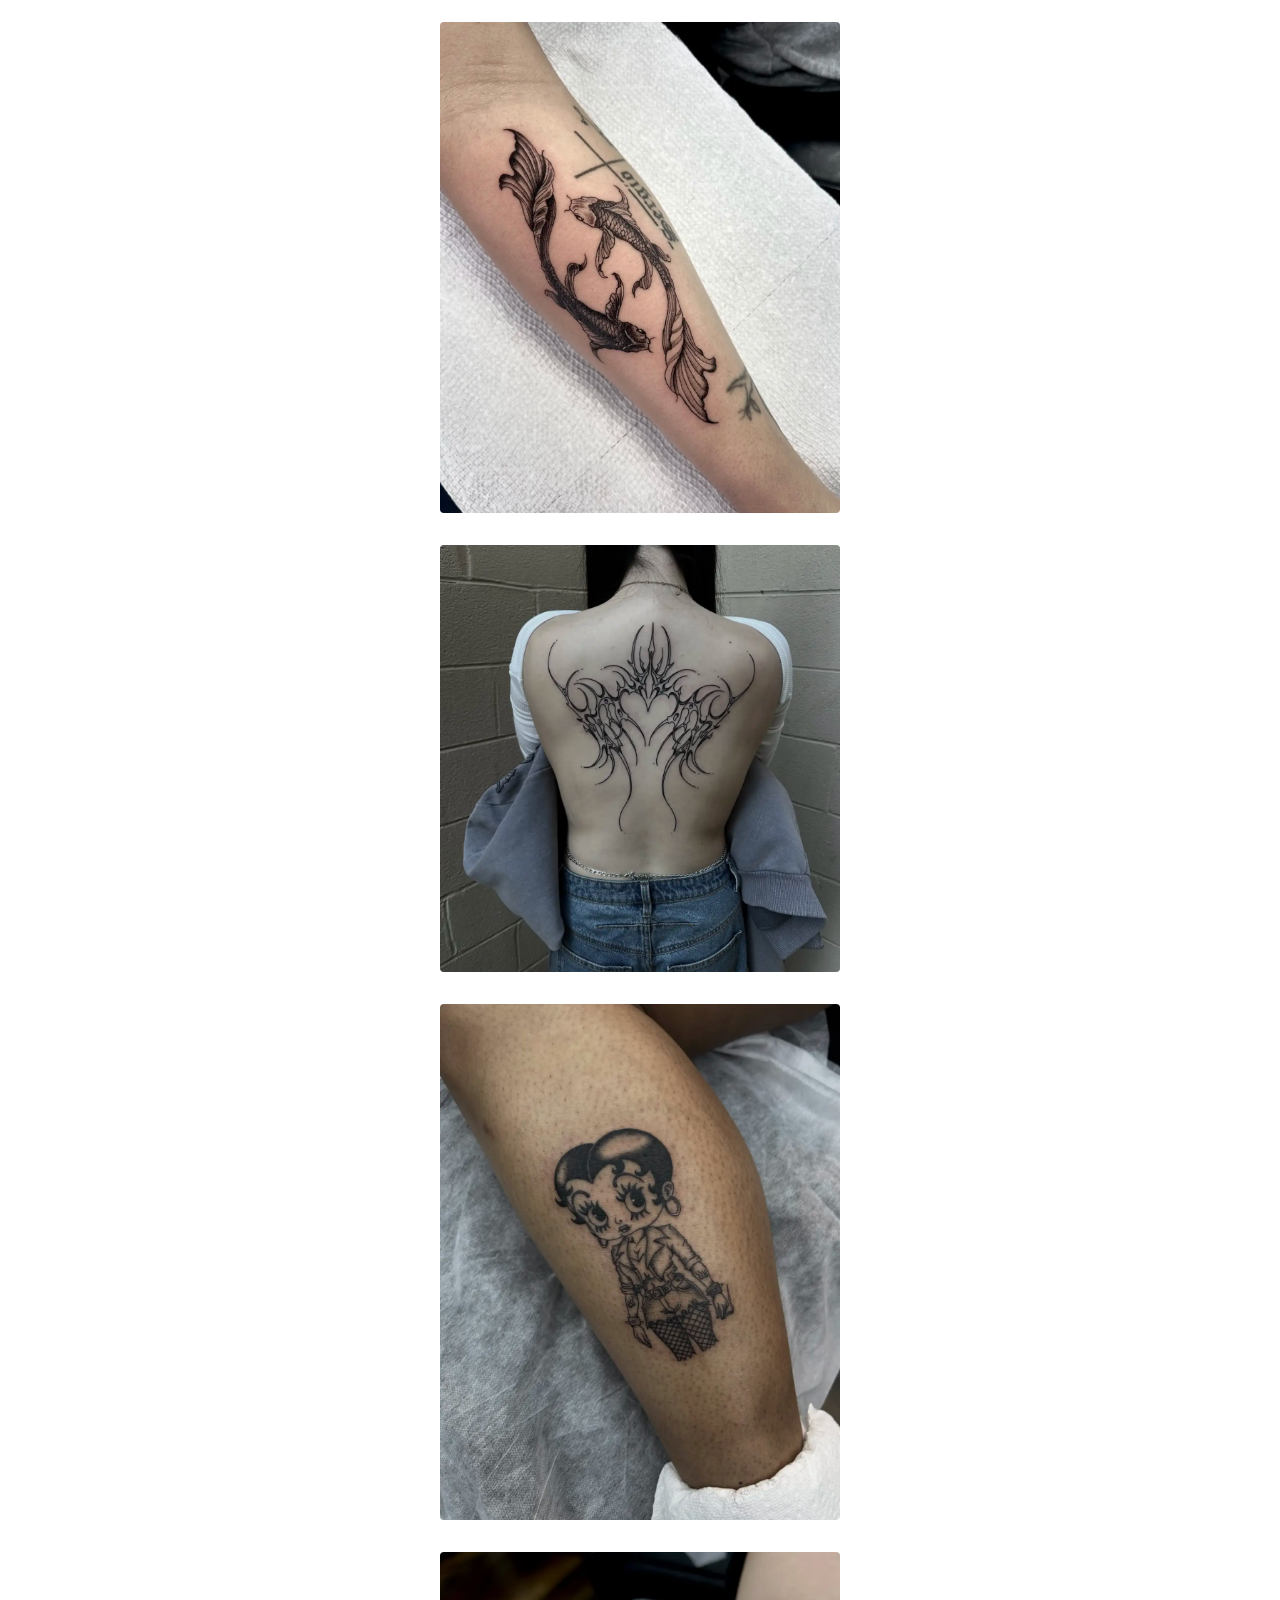
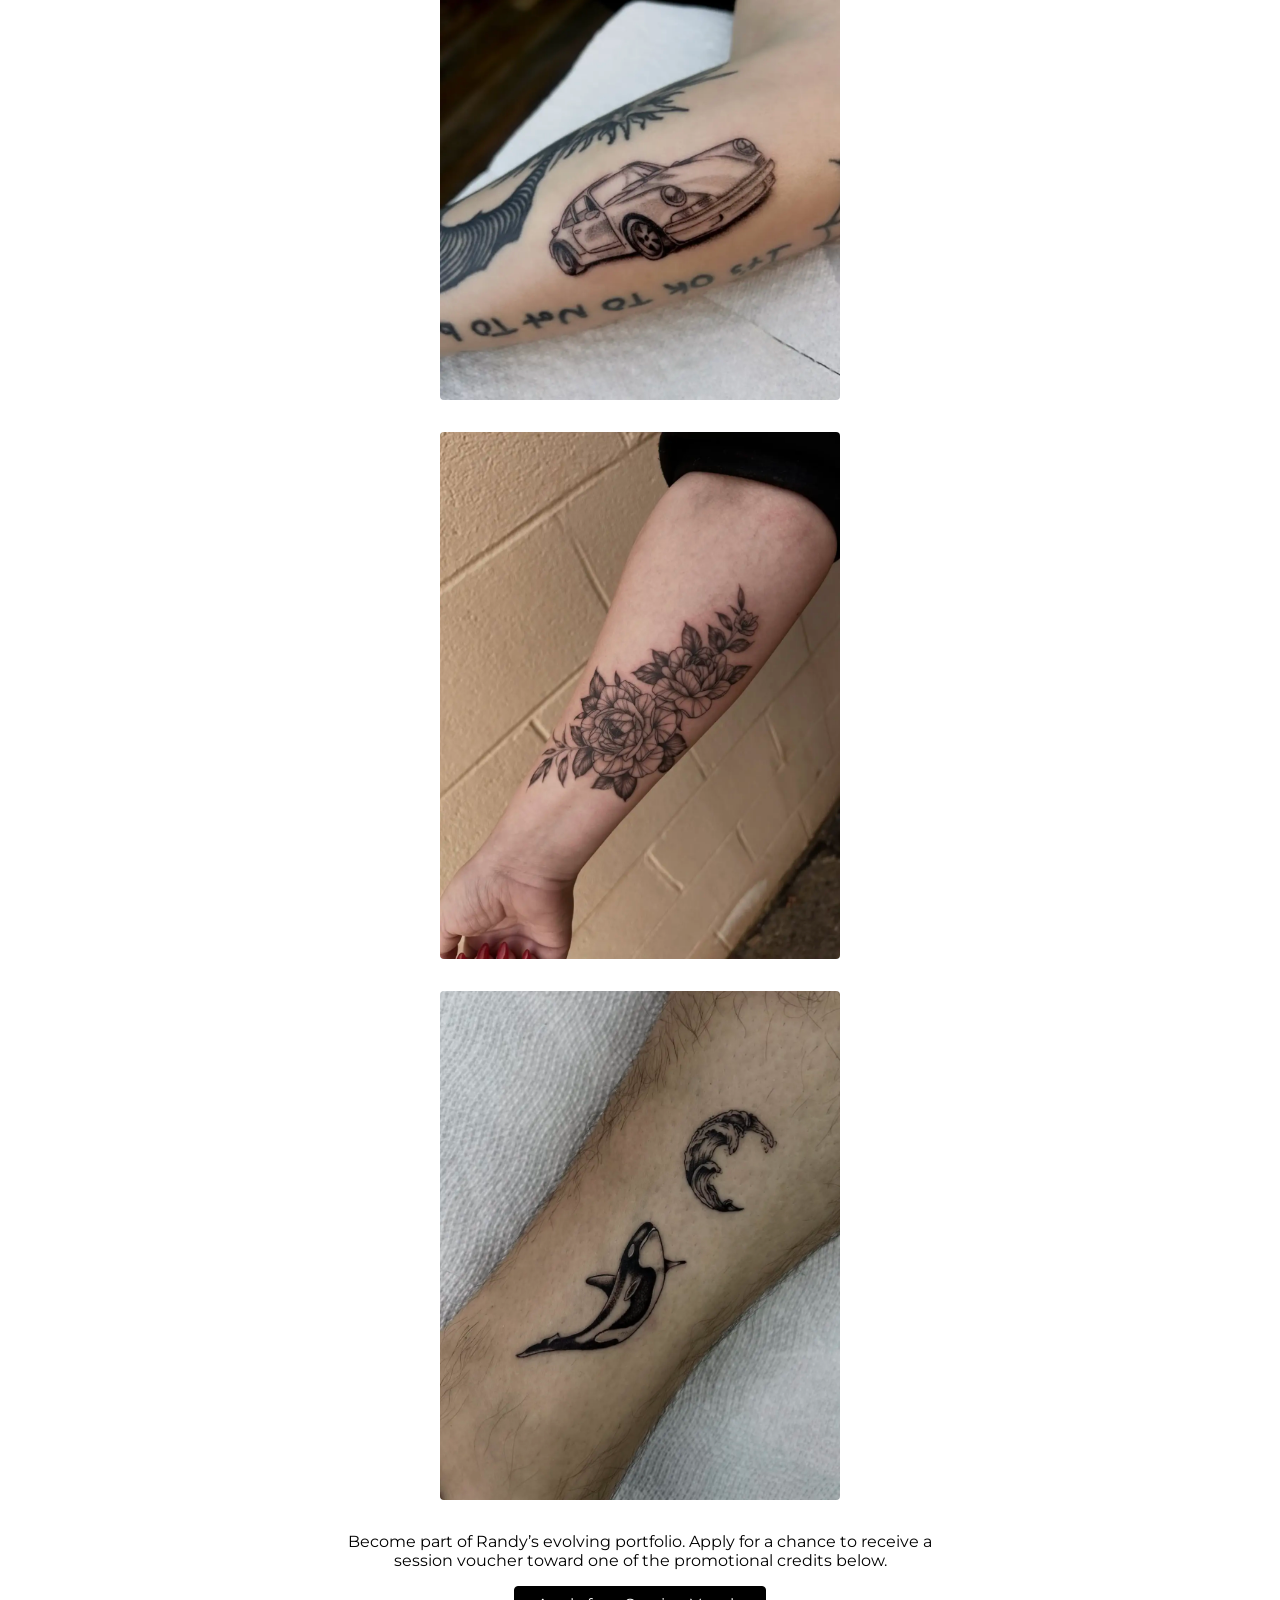
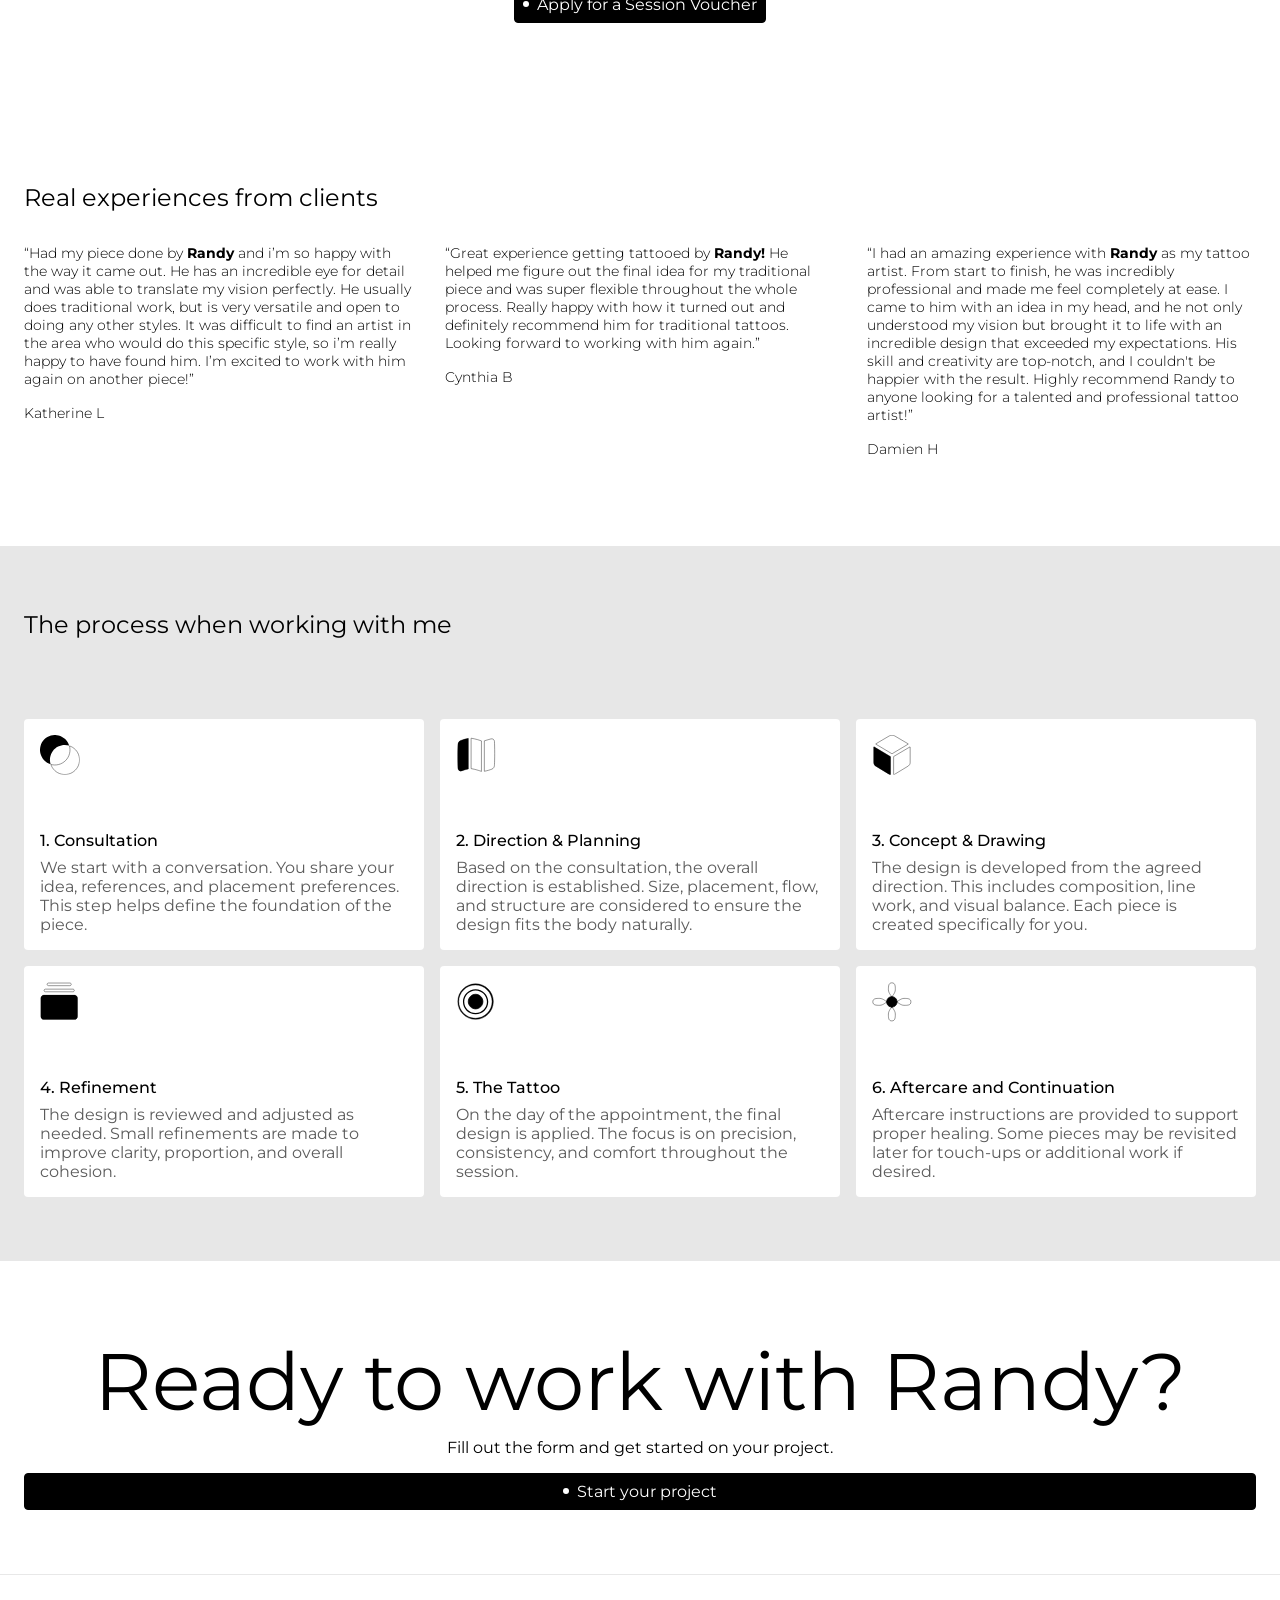
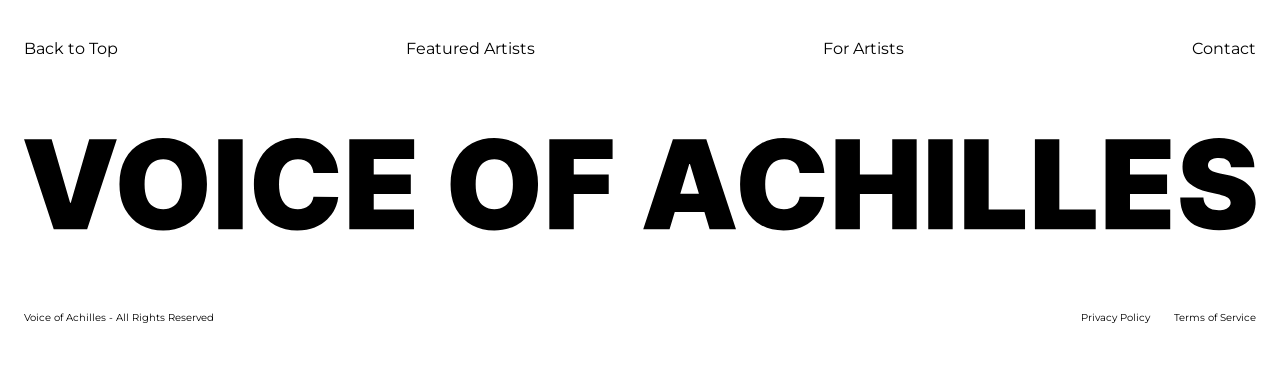
<file: randy.html>
<!DOCTYPE html>
<html lang="en">
<head>
  <meta charset="UTF-8">
  <meta name="viewport" content="width=device-width, initial-scale=1.0">
  <title>Randy | Artist</title>
  <link rel="stylesheet" href="artist-page-randy.css">

  <!-- Meta Pixel Code --> 
   <script> !function(f,b,e,v,n,t,s) {if(f.fbq)return;n=f.fbq=function(){n.callMethod? n.callMethod.apply(n,arguments):n.queue.push(arguments)}; if(!f._fbq)f._fbq=n;n.push=n;n.loaded=!0;n.version='2.0'; n.queue=[];t=b.createElement(e);t.async=!0; t.src=v;s=b.getElementsByTagName(e)[0]; s.parentNode.insertBefore(t,s)}(window, document,'script', 'https://connect.facebook.net/en_US/fbevents.js'); fbq('init', '817941607313634'); fbq('track', 'PageView'); </script> <noscript><img height="1" width="1" style="display:none" src="https://www.facebook.com/tr?id=817941607313634&ev=PageView&noscript=1" /></noscript> 
  <!-- End Meta Pixel Code -->

  <script>
  !function(f,b,e,v,n,t,s)
  {if(f.fbq)return;n=f.fbq=function(){n.callMethod?
  n.callMethod.apply(n,arguments):n.queue.push(arguments)};
  if(!f._fbq)f._fbq=n;n.push=n;n.loaded=!0;n.version='2.0';
  n.queue=[];t=b.createElement(e);t.async=!0;
  t.src=v;s=b.getElementsByTagName(e)[0];
  s.parentNode.insertBefore(t,s)}(window, document,'script',
  'https://connect.facebook.net/en_US/fbevents.js');
  fbq('init', '817941607313634');
  fbq('track', 'SubmitApplication');
  </script>
  <noscript><img height="1" width="1" style="display:none"
  src="https://www.facebook.com/tr?id=817941607313634&ev=PageView&noscript=1"
/></noscript>

  <!-- FORM CODE -->
   <script type="text/javascript">
    (function (d, o) {
        var s = d.createElement("script"), g = "getElementsByTagName";
        s.type = "text/javascript"; s.async = true;
        s.src = "//formdesigner.pro/js/universal/init.js?v=1.0.0";
        s.onload = function () {
            if (document.readyState !== 'loading') {
                FD.init(o);
            } else document.addEventListener("DOMContentLoaded", function () {
                FD.init(o);
            });
        };
        var h=d[g]("head")[0] || d[g]("body")[0];
        h.appendChild(s);
    })(document, {
    "host": "formdesigner.pro",
    "forms": {
        "243638": {
            "popup": {
                "overlay": "rgba(25,25,25,0.9)",
                "width": "600px",
                "height": "auto",
                "preload": 1,
                "disableOnMobile": false,
                "frequency": 1
            }
        }
    }
});
</script>
</head>
<body>
  <header>
    <nav>
      <a href="index.html">
        <figure class="achilles-wrapper">
          <img src="assets/achilles-helmet.svg" class="achilles-icon" alt="achilles helmet icon">
        </figure>
      </a>

      <a href="#popup:formdesigner-243638" class="CTA-btn main-CTA">
        <div class="btn-circle"></div>
        Book Now
      </a>
  </header>

  <main id="artist-page">
    <a href="#popup:formdesigner-243638" class="promo">
      Promo: $200 off $800-$1,200 sessions | $400 off $1,600+ sessions
    </a>
  
    <div class="section-sticky">
      <section id="artist">
        <div class="artist-container">
          <figure class="display-wrapper">
            <video src="artists/randy-profile-video.MOV" class="artist-display" autoplay muted loop playsinline webkit-playsinline preload="auto"></video>
          </figure>

          <div class="artist-info-container">
            <div>
              <h1 class="artist-name">Randy</h1>
              <p>
                [ fine line ] [ traditional ]
              </p>
            </div>

            <div class="artist-summary-container">
              <p class="location">Based in Rockville, MD</p>

              <p class="artist-summary">Black & grey and color realism tattoos crafted with precision, depth, and intention — designed for clients seeking bold, lasting work.</p>

              <a href="#popup:formdesigner-243638" class="CTA-btn main-CTA">
                <div class="btn-circle"></div>
                Book Now
              </a>
            </div>
          </div>
        </div>
      </section>

      <section id="about-artist">
        <div class="container">
          <div class="row">
            <div class="text-container">
              <p class="about-text">
                I'm a Maryland-based tattoo artist dedicated to doing tattoos the right way. Built for longevity, not immediate impact. Every piece I create is designed with the future in mind, focused on strong application, solid fundamentals, and clean healing. 
              </p>
              
              <p class="about-text">
                My work ranges from traditional blackwork and color to fine-line and black grey realism, from small, detailed pieces to large-scale projects. No matter the size or style, I bring my own bold touch to ensure the tattoo stays readable and stands the test of time. 
              </p>
            </div>
          </div>
        </div>
        
        <section id="gallery">
          <div class="container">
            <div class="row gallery-row">
              <div class="gallery-text-container">
                <h2 class="portfolio">PORTFOLIO</h2>
              </div>
              
              <div class="tattoo-container">
                <figure class="tattoo-wrapper">
                  <img src="randy-tattoos/randy-koy-fish.webp" alt="koy fish tattoo by Randy" class="tattoo-img" loading="lazy">
                </figure>
                
                <figure class="tattoo-wrapper">
                  <img src="randy-tattoos/randy-back-tattoo.webp" alt="Back tattoo by Randy" class="tattoo-img" loading="lazy">
                </figure>
                
                <figure class="tattoo-wrapper">
                  <img src="randy-tattoos/randy-betty.webp" alt="Betty tattoo by Randy" class="tattoo-img" loading="lazy">
                </figure>
                
                <figure class="tattoo-wrapper">
                  <img src="randy-tattoos/randy-car.webp" alt="Car tattoo by Randy" class="tattoo-img" loading="lazy">
                </figure>
                
                <figure class="tattoo-wrapper">
                  <img src="randy-tattoos/randy-flowers.webp" alt="Flower tattoo by Randy" class="tattoo-img" loading="lazy">
                </figure>
                
                <figure class="tattoo-wrapper">
                  <img src="randy-tattoos/randy-whale.webp" alt="Whale tattoo by Randy" class="tattoo-img" loading="lazy">
                </figure>
              </div>
            </div>
            <div class="gallery-CTA">
              <p>Become part of Randy’s evolving portfolio. Apply for a chance to receive a session voucher toward one of the promotional credits below.</p>
    
              <a href="#popup:formdesigner-243638" class="CTA-btn main-CTA">
                <div class="btn-circle"></div>
                Apply for a Session Voucher
              </a>
            </div>
          </div>
        </section>
      </section>
    </div>


    <section id="Reviews">
      <div class="container">
        <div class="row client-row">

          <h2>Real experiences from clients</h2>
          <div class="review-wrapper">
            <div class="quote-box">
              <p class="quote">
                “Had my piece done by <strong>Randy</strong> and i’m so happy with the way it came out. He has an incredible eye for detail and was able to translate my vision perfectly. He usually does traditional work, but is very versatile and open to doing any other styles. It was difficult to find an artist in the area who would do this specific style, so i’m really happy to have found him. I’m excited to work with him again on another piece!”
              </p>

              <p class="quote">Katherine L</p>
            </div>

            <div class="quote-box">
              <p class="quote">
                “Great experience getting tattooed by <strong>Randy!</strong> He helped me figure out the final idea for my traditional piece and was super flexible throughout the whole process. Really happy with how it turned out and definitely recommend him for traditional tattoos. Looking forward to working with him again.”
              </p>

              <p class="quote">Cynthia B</p>
            </div>

            <div class="quote-box">
              <p class="quote">
                “I had an amazing experience with <strong>Randy</strong> as my tattoo artist. From start to finish, he was incredibly professional and made me feel completely at ease. I came to him with an idea in my head, and he not only understood my vision but brought it to life with an incredible design that exceeded my expectations. His skill and creativity are top-notch, and I couldn't be happier with the result. Highly recommend Randy to anyone looking for a talented and professional tattoo artist!”
              </p>

              <p class="quote">Damien H</p>
            </div>
        </div>
      </div>
    </section>

    <section id="process">
      <div class="container">
        <div class="row">
          <h2>The process when working with me</h2>

          <div class="process-wrapper">
            <!-- consultation -->
            <div class="process-card">
              <img src="assets/consultation-img.svg" alt="" class="process-icon">

              <div class="process-info-container">
                <p class="process-name">1. Consultation</p>
                <p class="process-info">We start with a conversation. You share your idea, references, and placement preferences. This step helps define the foundation of the piece.</p>
              </div>
            </div>

            <!-- planning -->

            <div class="process-card">
              <img src="assets/planning-img.svg" alt="" class="process-icon">

              <div class="process-info-container">
                <p class="process-name">2. Direction & Planning</p>
                <p class="process-info">Based on the consultation, the overall direction is established. Size, placement, flow, and structure are considered to ensure the design fits the body naturally.</p>
              </div>
            </div>

            <!-- Concept -->

            <div class="process-card">
              <img src="assets/concept-img.svg" alt="" class="process-icon">

              <div class="process-info-container">
                <p class="process-name">3. Concept & Drawing</p>
                <p class="process-info">The design is developed from the agreed direction. This includes composition, line work, and visual balance. Each piece is created specifically for you.</p>
              </div>
            </div>

            <!-- Refinement -->

            <div class="process-card">
              <img src="assets/refinement-img.svg" alt="" class="process-icon">

              <div class="process-info-container">
                <p class="process-name">4. Refinement</p>
                <p class="process-info">The design is reviewed and adjusted as needed. Small refinements are made to improve clarity, proportion, and overall cohesion.</p>
              </div>
            </div>

            <!-- tattoo -->

            <div class="process-card">
              <img src="assets/tattoo-img.svg" alt="" class="process-icon">

              <div class="process-info-container">
                <p class="process-name">5. The Tattoo</p>
                <p class="process-info">On the day of the appointment, the final design is applied. The focus is on precision, consistency, and comfort throughout the session.</p>
              </div>
            </div>

            <!-- Aftercare -->

            <div class="process-card">
              <img src="assets/aftercare-img.svg" alt="" class="process-icon">

              <div class="process-info-container">
                <p class="process-name">6. Aftercare and Continuation</p>
                <p class="process-info">Aftercare instructions are provided to support proper healing. Some pieces may be revisited later for touch-ups or additional work if desired.</p>
              </div>
            </div>
          </div>
        </div>
      </div>
    </section>

    <section id="final-CTA">
      <div class="container">
        <div class="row CTA-row">
          <h2 class="CTA-text">Ready to work with Randy?</h2>

          <p class="CTA-info">Fill out the form and get started on your project.</p>

          <a href="#popup:formdesigner-243638" class="CTA-btn main-CTA">
            <div class="btn-circle"></div>
            Start your project
          </a>
        </div>
      </div>
    </section>

    <footer>
      <div class="footer-container">
        <div class="row">
          <ul class="footer-list">
            <li><a href="#artist-page" class="footer-link">Back to Top</a></li>

            <li><a href="/#featured-artists" class="footer-link">Featured Artists</a></li>

            <li><a href="/#artist-program" class="footer-link">For Artists</a></li>
            
            <li><a href="mailto:contact@voiceofachilles.com" class="footer-link">Contact</a></li>
          </ul>

          <img src="assets/voiceofachilles.svg" class="footer-company-name">

          <div class="copyright-wrapper">
            <p class="copyright">
              Voice of Achilles - All Rights Reserved
            </p>
            <div class="policy-pages">
              <a href="privacy-policy.html">Privacy Policy</a>
              <a href="terms-of-service.html">Terms of Service</a>
            </div>
          </div>

        </div>
      </div>
    </footer>
  </main>
</body>
</html>
</file>
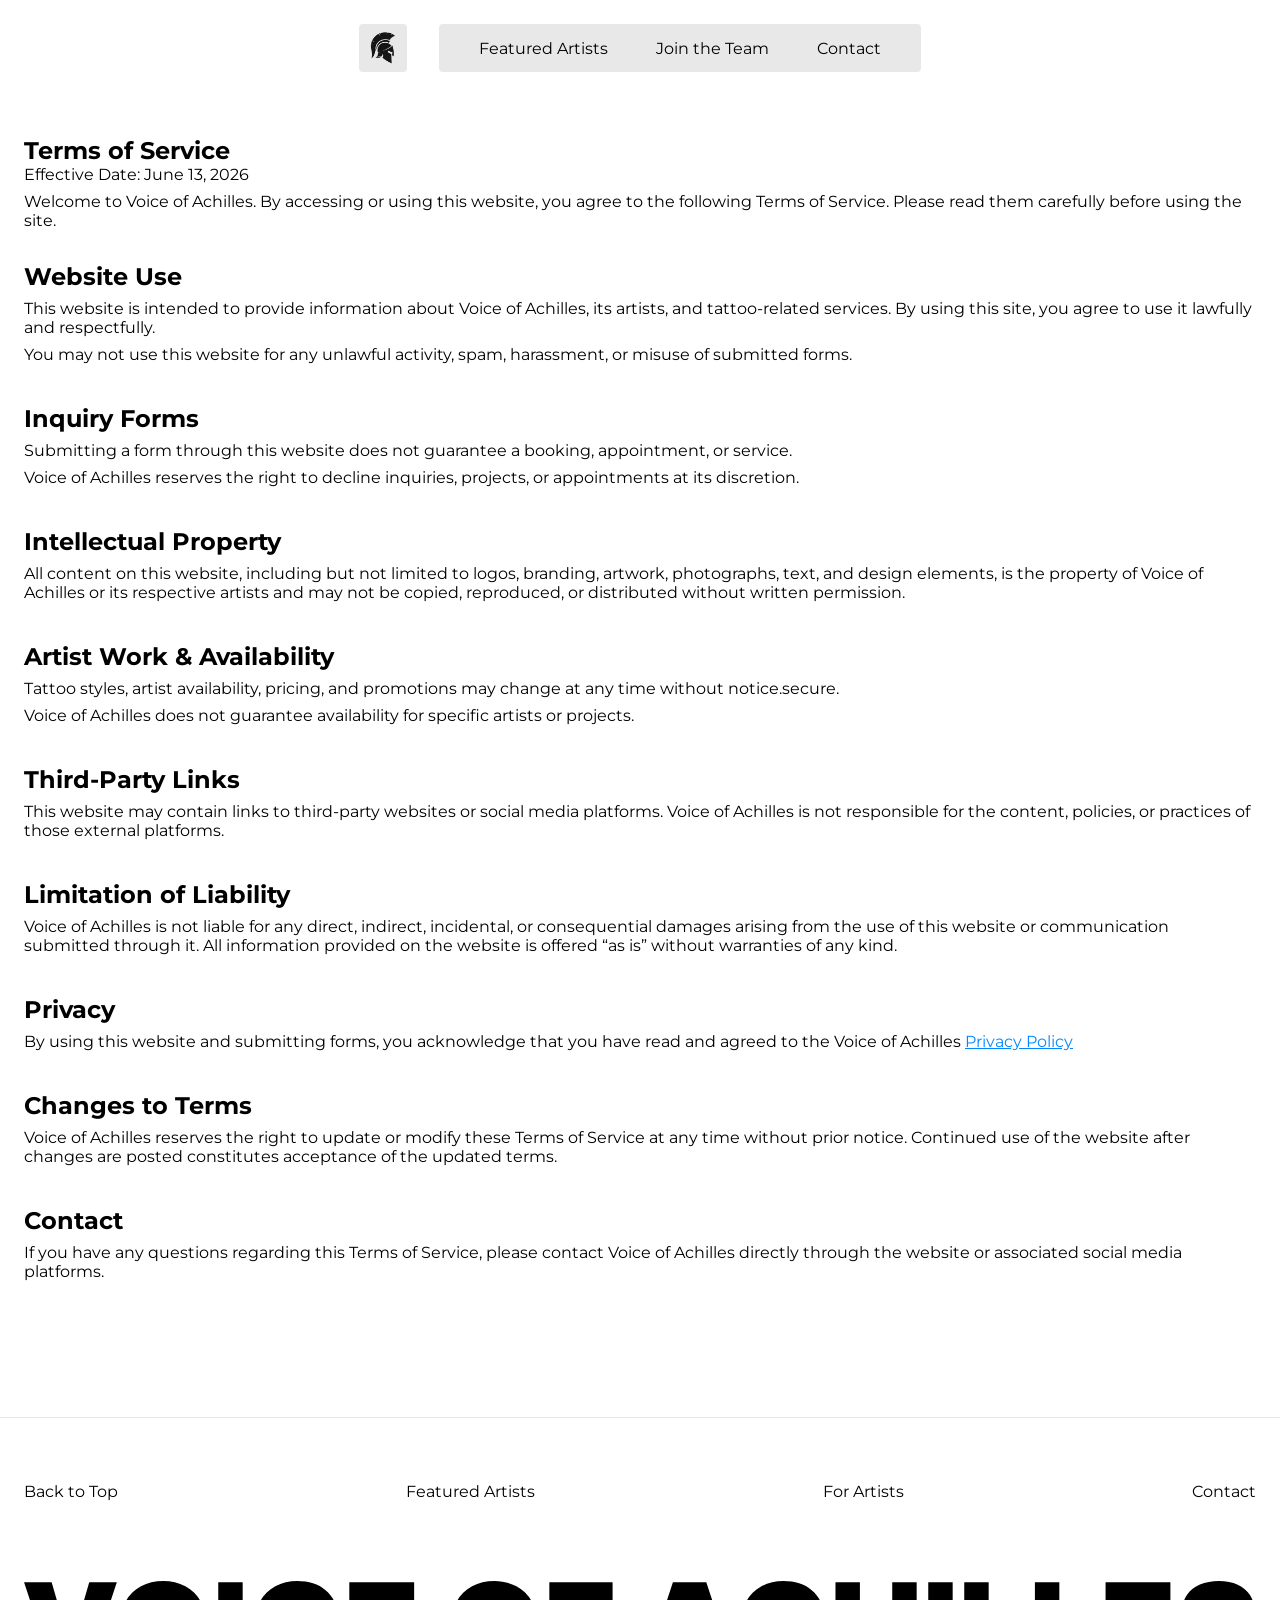
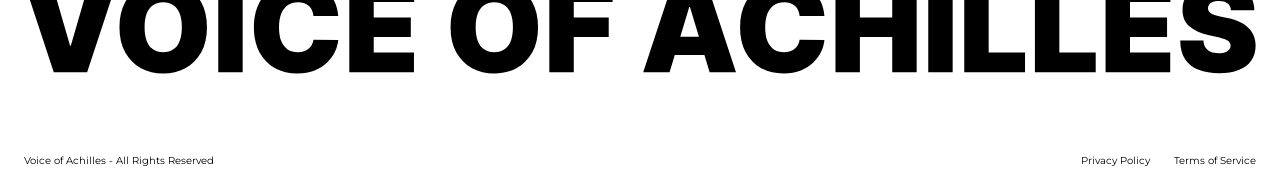
<file: terms-of-service.html>
<!DOCTYPE html>
<html lang="en">
<head>
  <meta charset="UTF-8">
  <meta name="viewport" content="width=device-width, initial-scale=1.0">
  <link rel="stylesheet" href="style.css">
  <script src="script.js" defer></script>
  <title>Terms of Service | Voice of Achilles</title>
</head>
<body>
  <header>
    <nav>
      <a href="index.html">
        <figure class="achilles-wrapper">
          <img src="assets/achilles-helmet.svg" class="achilles-icon" alt="achilles helmet icon">
        </figure>
      </a>

      <ul class="nav-list">
        <li><a href="/#featured-artists" class="nav-link">Featured Artists</a></li>
        <li><a href="/#artist-program" class="nav-link">Join the Team</a></li>
        <li><a href="mailto:contact@voiceofachilles.com" class="nav-link">Contact</a></li>
      </ul>

      <button id="nav-btn">Menu</button>
    </nav>

    <div class="nav-modal">
      <ul class="modal-list">
        <li><a href="#featured-artists" class="modal-link">Featured Artists</a></li>
        <li><a href="#artist-program" class="modal-link">Join the Team</a></li>
        <li><a href="#" class="modal-link">Contact</a></li>
      </ul>
    </div>
  </header>

  <main>
    <section id="content">
      <div class="container">
        <div class="row">
          <h1>Terms of Service</h1>

          <p class="effective-date">Effective Date: June 13, 2026</p>

          <p>Welcome to Voice of Achilles. By accessing or using this website, you agree to the following Terms of Service. Please read them carefully before using the site.</p>

          <div class="text-container">
            <h2 class="legal-heading">Website Use</h2>

            <p class="legal-text">
              This website is intended to provide information about Voice of Achilles, its artists, and tattoo-related services. By using this site, you agree to use it lawfully and respectfully.
            </p>

            <p class="legal-text">You may not use this website for any unlawful activity, spam, harassment, or misuse of submitted forms.</p>
          </div>

          <div class="text-container">
            <h2 class="legal-heading">Inquiry Forms</h2>

            <p class="legal-text">
              Submitting a form through this website does not guarantee a booking, appointment, or service.
            </p>

            <p class="legal-text">
              Voice of Achilles reserves the right to decline inquiries, projects, or appointments at its discretion.
            </p>
          </div>

          <div class="text-container">
            <h2 class="legal-heading">Intellectual Property</h2>

            <p class="legal-text">
              All content on this website, including but not limited to logos, branding, artwork, photographs, text, and design elements, is the property of Voice of Achilles or its respective artists and may not be copied, reproduced, or distributed without written permission.
            </p>
          </div>

          <div class="text-container">
            <h2 class="legal-heading">Artist Work & Availability</h2>

            <p class="legal-text">
              Tattoo styles, artist availability, pricing, and promotions may change at any time without notice.secure.
            </p>

            <p class="legal-text">
              Voice of Achilles does not guarantee availability for specific artists or projects.
            </p>
          </div>

          <div class="text-container">
            <h2 class="legal-heading">Third-Party Links</h2>

            <p class="legal-text">
              This website may contain links to third-party websites or social media platforms. Voice of Achilles is not responsible for the content, policies, or practices of those external platforms.
            </p>
          </div>

          <div class="text-container">
            <h2 class="legal-heading">Limitation of Liability</h2>

            <p class="legal-text">
              Voice of Achilles is not liable for any direct, indirect, incidental, or consequential damages arising from the use of this website or communication submitted through it. All information provided on the website is offered “as is” without warranties of any kind.
            </p>
          </div>

          <div class="text-container">
            <h2 class="legal-heading">Privacy</h2>

            <p class="legal-text">
              By using this website and submitting forms, you acknowledge that you have read and agreed to the Voice of Achilles <a href="privacy-policy.html">Privacy Policy</a>
            </p>
          </div>

          <div class="text-container">
            <h2 class="legal-heading">Changes to Terms</h2>

            <p class="legal-text">
              Voice of Achilles reserves the right to update or modify these Terms of Service at any time without prior notice. Continued use of the website after changes are posted constitutes acceptance of the updated terms.</p>
          </div>

          <div class="text-container">
            <h2 class="legal-heading">Contact</h2>

            <p class="legal-text">
              If you have any questions regarding this Terms of Service, please contact Voice of Achilles directly through the website or associated social media platforms.
            </p>
          </div>
        </div>
      </div>
    </section>

    <footer>
      <div class="footer-container">
        <div class="row">
          <ul class="footer-list">
            <li><a href="#content" class="footer-link">Back to Top</a></li>

            <li><a href="/#featured-artists" class="footer-link">Featured Artists</a></li>

            <li><a href="/#artist-program" class="footer-link">For Artists</a></li>
            
            <li><a href="mailto:contact@voiceofachilles.com" class="footer-link">Contact</a></li>
          </ul>

          <img src="assets/voiceofachilles.svg" class="footer-company-name">

          <div class="copyright-wrapper">
            <p class="copyright">
              Voice of Achilles - All Rights Reserved
            </p>
            <div class="policy-pages">
              <a href="privacy-policy.html">Privacy Policy</a>
              <a href="terms-of-service.html">Terms of Service</a>
            </div>
          </div>

        </div>
      </div>
    </footer>
  </main>
</body>
</html>
</file>
<file: achilles-art-studio-style.css>
@import url('https://fonts.googleapis.com/css2?family=Montserrat:ital,wght@0,100..900;1,100..900&display=swap');

* {
  padding: 0;
  margin: 0;
  box-sizing: border-box;
  scroll-behavior: smooth;
   font-family: "Montserrat", sans-serif;
}

:root {
  --artist-color: #ffd900;
  --gold-color: #FFD900;
  --black: #000;
  --white: #fff;
  --background-color: #fff;
  --secondary-text: #5B5B5B;
  --corner-radius: 4px;
  --process-background: #E7E7E7;
  --gloss-grey: rgba(225, 225, 225, 0.75);
}

body {
  background-color: var(--background-color);
}

/* GEN */
li, a {
  list-style-type: none;
  text-decoration: none;
  color: inherit;
}

img {
  display: block;
}

.container {
  padding: 4rem 0;
  margin-top: 8px;
}

.row {
  padding: 0 24px;
  width: 100%;
  max-width: 1500px;
  margin: 0 auto;
}

h2 {
  font-weight: 400;
  margin-bottom: 8px;
}

/* Buttons */
.CTA-btn {
  padding: 8px;
  width: fit-content;
  border-radius: var(--corner-radius);

  display: flex;
  justify-content: center;
  align-items: center;
  gap: 8px;
  border: 1px solid var(--artist-color);
}

.CTA-btn:hover {
  backdrop-filter: blur(2px);
  background-color: #ffffff00;
  color: #000;
}

.main-CTA {
  background-color: var(--artist-color);
}

.main-CTA:hover .btn-circle {
  background-color: var(--black);
}

.btn-circle,
.secondary-circle {
  width: 6px;
  height: 6px;
  border-radius: 25px;
  transition: background-color 300ms ease;
}

.btn-circle {
  background-color: var(--white);
}

.secondary-CTA,
.main-CTA {
  transition: color 300ms ease, background-color 300ms ease;
}

.secondary-CTA:hover .secondary-circle {
  background-color: var(--white);
}

/* PROMO */
.promo {
  position: fixed;
  bottom: 8px;
  left: 8px;
  right: 8px;
  background-color: var(--gold-color);
  border-radius: var(--corner-radius);
  padding: 8px 4px;
  z-index: 100;
  text-align: center;
}

/* navigation */
nav {
  width: 100%;
  position: fixed;
  top: 24px;
  left: 0;
  right: 0;
  padding: 0 24px;
  z-index: 101;
  display: flex;
  justify-content: center;
  gap: 24px;
}

.achilles-wrapper {
  width: 48px;
}

.achilles-icon {
  width: 32px;
}

.nav-list {
  gap: 16px; 
  padding: 0 24px;
}

.nav-list,
.achilles-wrapper {
  display: flex;
  justify-content: center;
  background-color: var(--gloss-grey);
  backdrop-filter: blur(4px);
  align-items: center;
  height: 48px;
  border-radius: var(--corner-radius);
  transition: background-color 300ms ease;
}

.achilles-wrapper:hover {
  background-color: var(--gold-color);
}

/* Artist hero */
.section-sticky {
  position: relative;
  padding: 24px;
  height: fit-content; /*Height for parent text container*/
}

#artist {
  position: relative;
  top: 120px;
  z-index: 1;
  height: 100vh;
}

.artist-container {
  display: flex;
  justify-content: space-evenly;
  flex-direction: column;
  gap: 24px;
}

.display-wrapper {
  position: relative;
  width: 350px;
  height: 400px;
}

.artist-display {
  width: 100%;
  transition: box-shadow 500ms ease;
  animation: float 4s ease-in-out infinite;
}

@keyframes float {
  0%, 100% {
    box-shadow: 6px 6px 1px #00000054;
    transform: translate(0px) rotate(30deg);
  }
  50% {
    box-shadow: 12px 12px 1px #00000054;
    transform: translate(6px) rotate(30deg);
  }
}

.artist-info-container {
  display: flex;
  flex-direction: column;
  justify-content: space-between;
}

.artist-summary {
  margin: 8px 0 16px 0;
  width: 400px;
}

.artist-name {
  font-size: 32px;
  font-weight: 400;
}

.location {
  color: var(--secondary-text);
  font-size: 12px;
}

/* About Artist */
#about-artist {
  position: relative;
  z-index: 10;
  background-color: var(--white);
}

.text-container {
  display: flex;
  flex-direction: column;
  align-items: center;
  justify-content: center;
  gap: 32px;
}

.about-text {
  width: 600px;
  line-height: 24px;
}

/* Gallery */
.gallery-row {
  height: 800px;
  position: relative;
  padding: 0;
}

.gallery-text-container {
  position: sticky;
  top: 30%;
  display: flex;
  width: 100%;
  text-align: center;
  justify-content: center;
  margin-bottom: 32px;
}

.portfolio {
  font-size: 120px;
}

.track-container {
  position: relative;
  width: 100%;
  overflow: clip;
}

.gallery-track {
  z-index: 5;
  position: relative;
  display: flex;
  gap: 24px;
  width: max-content;
  animation: scroll 20s linear infinite;
}

.gallery-item {
  position: relative;
  flex: 0 0 auto;
  text-align: left;
}

.gallery-item img {
  width: 280px;
  height: 350px; /* Adjust image size */
  flex-shrink: 0;
  object-fit: cover;
  border-radius: 8px;
}

@keyframes scroll {
  from {
    transform: translateX(0);
  }
  to {
    transform: translateX(calc(-50% - 8px));
  }
}

.gallery-CTA {
  width: 100%;
  display: flex;
  flex-direction: column;
  align-items: center;
  gap: 16px;
  text-align: center;
}

.gallery-CTA p {
  width: 100%;
  max-width: 600px;
}

/* Reviews */
.review-wrapper {
  margin-top: 32px;
  display: grid;
  grid-template-columns: repeat(3, 1fr);
  gap: 32px;
}

.review-count {
  margin: 4px 0 16px 0;
  color: var(--secondary-text);
}

.quote-box {
  border: .5px solid var(--background-black);
  border-radius: var(--corner-radius);
}

.quote {
  font-weight: 300;
  font-size: 14px;
  margin-bottom: 16px;
}


/* Process */
#process {
  background-color: var(--process-background);
}

.process-wrapper {
  margin-top: 80px;
  display: grid;
  grid-template-columns: repeat(3, 1fr);
  gap: 16px;
}

.process-card {
  background-color: var(--white);
  border-radius: 4px;
  padding: 16px;

  display: flex;
  flex-direction: column;
  gap: 56px;
}

.process-icon {
  width: 40px;
}

.process-name {
  font-weight: 500;
  margin-bottom: 8px;
}

.process-info {
  color: var(--secondary-text);
}

/* Final CTA */
.CTA-row {
  display: flex;
  flex-direction: column;
  align-items: center;
  text-align: center;
}

.CTA-row a {
  width: 100%;
}

.CTA-text {
  font-size: 80px;
}

.CTA-info {
  margin-bottom: 16px;
}

/* footer */
footer {
  position: relative;
  background-color: var(--white);
  border-top: 1px solid var(--gloss-grey);
}

.footer-list {
  display: flex;
  justify-content: space-between;
}

.footer-list,
.copyright-wrapper {
  position: relative;
  z-index: 5;
}

.footer-company-name {
  width: 100%;
  margin: 80px 0 80px 0;
}

.copyright-wrapper {
  display: flex;
  justify-content: space-between;
  font-size: 10px;
}

.policy-pages {
  display: flex;
  gap: 24px;
  align-items: center;
}

.footer-container {
  padding: 4rem 0 4rem 0;
}


/* Viewport 1000px */
@media (max-width: 1000px) {
  .section-sticky, nav {
    padding: 8px;
  }

  nav {
    gap: 8px;
    top: 8px;
  }

  .review-wrapper {
    grid-template-columns: repeat(1, 1fr);
  }
  
  .process-wrapper {
    grid-template-columns: repeat(2, 1fr);
  }
}

@media (max-width: 748px) {
  .artist-container {
    position: relative;
    z-index: 1;
  }

  .artist-name {
  font-size: 24px;
}

  .display-wrapper {
    width: 250px;
    height: 400px;
  }

  .artist-info-container {
    height: fit-content;
  }

  .artist-summary-container {
    margin-top: 16px;
  }

  .artist-summary {
    width: 100%;
    max-width: 500px;
  }

  .about-text {
    width: 100%;
  }

  .portfolio {
    font-size: 80px;
  }

  p, a {
    font-size: 12px;
  }

  .CTA-text {
    font-size: 40px;
  }

  .gallery-item img {
    width: 175px;
    height: 275px;
  }
}

@media (max-width: 520px) {
  #artist {
    top: 120px;
  }

  .portfolio {
    font-size: 50px;
    max-width: 300px;
  }

  .tattoo-wrapper {
    width: 90%;
  }

  .process-wrapper {
    grid-template-columns: repeat(1, 1fr);
  }

  .copyright-wrapper {
    flex-direction: column;
    gap: 16px;
    align-items: center;
  }

  .achilles-icon {
    width: 24px;
  }

  .achilles-wrapper {
    height: 36px;
  }
}

@media (max-width: 400px) {
  #artist {
    top: 100px;
  }

  .display-wrapper {
    width: 200px;
    height: 300px;
  }

  .artist-container {
    gap: 24px;
  }
}
</file>
<file: artist-style-test.css>
@import url('https://fonts.googleapis.com/css2?family=Montserrat:ital,wght@0,100..900;1,100..900&display=swap');

* {
  padding: 0;
  margin: 0;
  box-sizing: border-box;
  scroll-behavior: smooth;
   font-family: "Montserrat", sans-serif;
}

:root {
  --artist-color: #000;
  --gold-color: #FFD900;
  --black: #000;
  --white: #fff;
  --background-color: #fff;
  --secondary-text: #5B5B5B;
  --corner-radius: 4px;
  --process-background: #E7E7E7;
  --gloss-grey: rgba(225, 225, 225, 0.75);
}

body {
  background-color: var(--background-color);
}

/* GEN */
li, a {
  list-style-type: none;
  text-decoration: none;
  color: inherit;
}

img {
  display: block;
}

.container {
  padding: 4rem 0;
  margin-top: 8px;
}

.row {
  padding: 0 24px;
  width: 100%;
  max-width: 1500px;
  margin: 0 auto;
}

h2 {
  font-weight: 400;
  margin-bottom: 8px;
}

/* Buttons */
.CTA-btn {
  padding: 8px;
  width: fit-content;
  border-radius: var(--corner-radius);

  display: flex;
  justify-content: center;
  align-items: center;
  gap: 8px;
  border: 1px solid var(--black);
}

.CTA-btn:hover {
  backdrop-filter: blur(2px);
  background-color: #ffffff00;
  color: #000;
}

.main-CTA {
  background-color: var(--artist-color);
  color: var(--white);
}

.main-CTA:hover .btn-circle {
  background-color: var(--black);
}

.btn-circle,
.secondary-circle {
  width: 6px;
  height: 6px;
  border-radius: 25px;
  transition: background-color 300ms ease;
}

.btn-circle {
  background-color: var(--white);
}

.secondary-CTA,
.main-CTA {
  transition: color 300ms ease, background-color 300ms ease;
}

.secondary-CTA:hover .secondary-circle {
  background-color: var(--white);
}

/* PROMO */
.promo {
  position: fixed;
  bottom: 8px;
  left: 8px;
  right: 8px;
  background-color: var(--gold-color);
  border-radius: var(--corner-radius);
  padding: 8px 4px;
  z-index: 100;
  text-align: center;
}

/* navigation */
nav {
  width: 100%;
  position: fixed;
  top: 24px;
  left: 0;
  right: 0;
  padding: 0 24px;
  z-index: 101;
  display: flex;
  justify-content: center;
  gap: 24px;
}

.achilles-wrapper {
  width: 48px;
}

.achilles-icon {
  width: 32px;
}

.nav-list {
  gap: 16px; 
  padding: 0 24px;
}

.nav-list,
.achilles-wrapper {
  display: flex;
  justify-content: center;
  background-color: var(--gloss-grey);
  backdrop-filter: blur(4px);
  align-items: center;
  height: 48px;
  border-radius: var(--corner-radius);
  transition: background-color 300ms ease;
}

.achilles-wrapper:hover {
  background-color: var(--gold-color);
}

/* Artist hero */
.section-sticky {
  position: relative;
  padding: 24px;
  height: fit-content; /*Height for parent text container*/
}

#artist {
  position: sticky;
  top: 100px;
  z-index: 1;
  height: 100vh;
}

.artist-container {
  display: flex;
  justify-content: center;
  gap: 24px;
}

.display-wrapper {
  width: 400px;
  height: 500px;
  border-radius: var(--corner-radius);
  overflow: hidden;
}

.artist-display {
  width: 100%;
}

.artist-info-container {
  display: flex;
  flex-direction: column;
  justify-content: space-between;
  height: 500px;
}

.artist-summary {
  margin: 8px 0 16px 0;
  width: 400px;
}

.artist-name {
  font-size: 32px;
  font-weight: 400;
}

.location {
  color: var(--secondary-text);
  font-size: 12px;
}

/* About Artist */
#about-artist {
  position: relative;
  z-index: 10;
  background-color: var(--white);
}

.text-container {
  display: flex;
  flex-direction: column;
  align-items: center;
  justify-content: center;
  gap: 32px;
}

.about-text {
  width: 600px;
  line-height: 24px;
}

/* Gallery */
#gallery {
  background-color: var(--white);
}

.gallery-row {
  height: fit-content;
  position: relative;
  padding: 0;
}

.gallery-text-container {
  position: sticky;
  top: 30%;
  display: flex;
  flex-direction: column;
  width: 100%;
  text-align: center;
  align-items: center;
  justify-content: center;
  gap: 4px;
}

.portfolio {
  font-size: 120px;
}

.gallery-text {
  width: 100%;
  max-width: 800px;
}

.tattoo-container {
  padding: 32px 0;
  position: relative;
  z-index: 10;
  margin-top: 80px;
  background-color: #ffffffb1;
  backdrop-filter: blur(4px);
  
  display: flex;
  flex-direction: column;
  align-items: center;
  gap: 32px;
}

.tattoo-wrapper {
  width: 400px;
  height: fit-content;
  overflow: hidden;
  border-radius: var(--corner-radius);
}

.tattoo-img {
  width: 100%;
}

.gallery-CTA {
  width: 100%;
  display: flex;
  flex-direction: column;
  align-items: center;
  gap: 16px;
  text-align: center;
}

.gallery-CTA p {
  width: 100%;
  max-width: 600px;
}

/* Reviews */
.review-wrapper {
  margin-top: 32px;
  display: grid;
  grid-template-columns: repeat(3, 1fr);
  gap: 32px;
}

.quote-box {
  border: .5px solid var(--background-black);
  border-radius: var(--corner-radius);
}

.quote {
  font-weight: 300;
  font-size: 14px;
  margin-bottom: 16px;
}


/* Process */
#process {
  background-color: var(--process-background);
}

.process-wrapper {
  margin-top: 80px;
  display: grid;
  grid-template-columns: repeat(3, 1fr);
  gap: 16px;
}

.process-card {
  background-color: var(--white);
  border-radius: 4px;
  padding: 16px;

  display: flex;
  flex-direction: column;
  gap: 56px;
}

.process-icon {
  width: 40px;
}

.process-name {
  font-weight: 500;
  margin-bottom: 8px;
}

.process-info {
  color: var(--secondary-text);
}

/* Final CTA */
.CTA-row {
  display: flex;
  flex-direction: column;
  align-items: center;
  text-align: center;
}

.CTA-row a {
  width: 100%;
}

.CTA-text {
  font-size: 80px;
}

.CTA-info {
  margin-bottom: 16px;
}

/* footer */
footer {
  position: relative;
  background-color: var(--white);
  border-top: 1px solid var(--gloss-grey);
}

.footer-list {
  display: flex;
  justify-content: space-between;
}

.footer-list,
.copyright-wrapper {
  position: relative;
  z-index: 5;
}

.footer-company-name {
  width: 100%;
  margin: 80px 0 80px 0;
}

.copyright-wrapper {
  display: flex;
  justify-content: space-between;
  font-size: 10px;
}

.policy-pages {
  display: flex;
  gap: 24px;
  align-items: center;
}

.footer-container {
  padding: 4rem 0 4rem 0;
}


/* Viewport 1000px */
@media (max-width: 1000px) {
  .section-sticky, nav {
    padding: 8px;
  }

  nav {
    gap: 8px;
    top: 8px;
  }

  .review-wrapper {
    grid-template-columns: repeat(1, 1fr);
  }
  
  .process-wrapper {
    grid-template-columns: repeat(2, 1fr);
  }
}

@media (max-width: 748px) {
  .artist-container {
    flex-direction: column;
  }

  .display-wrapper {
    width: 300px;
    height: 400px;
  }

  .artist-info-container {
    height: fit-content;
  }

  .artist-summary-container {
    margin-top: 16px;
  }

  .artist-summary {
    width: 100%;
    max-width: 500px;
  }

  .about-text {
    width: 100%;
  }

  .portfolio {
    font-size: 80px;
  }

  .gallery-text {
    max-width: 500px;
  }

  p, a {
    font-size: 12px;
  }

  .CTA-text {
    font-size: 40px;
  }
}

@media (max-width: 520px) {
  #artist {
    top: 65px;
  }

  .portfolio {
    font-size: 32px;
    max-width: 300px;
  }

  .tattoo-wrapper {
    width: 75%;
  }

  .process-wrapper {
    grid-template-columns: repeat(1, 1fr);
  }

  .copyright-wrapper {
    flex-direction: column;
    gap: 16px;
    align-items: center;
  }

  .achilles-icon {
    width: 24px;
  }

  .achilles-wrapper {
    height: 36px;
  }
}

@media (max-width: 400px) {
  .display-wrapper {
    width: 100%;
    height: 300px;
  }

  .artist-container {
    gap: 8px;
  }
}
</file>
<file: artist-page-daniela.css>
@import url('https://fonts.googleapis.com/css2?family=Montserrat:ital,wght@0,100..900;1,100..900&display=swap');

* {
  padding: 0;
  margin: 0;
  box-sizing: border-box;
  scroll-behavior: smooth;
   font-family: "Montserrat", sans-serif;
}

:root {
  --artist-color: #000;
  --gold-color: #FFD900;
  --black: #000;
  --white: #fff;
  --background-color: #f0efe3;
  --secondary-text: #5B5B5B;
  --corner-radius: 4px;
  --process-background: #E7E7E7;
  --gloss-grey: rgba(225, 225, 225, 0.75);
}

body {
  background-color: var(--background-color);
}

/* GEN */
li, a {
  list-style-type: none;
  text-decoration: none;
  color: inherit;
}

img {
  display: block;
}

.container {
  padding: 4rem 0;
  margin-top: 8px;
}

.row {
  padding: 0 24px;
  width: 100%;
  max-width: 1500px;
  margin: 0 auto;
}

h2 {
  font-weight: 400;
  margin-bottom: 8px;
}

/* Buttons */
.CTA-btn {
  padding: 8px;
  width: fit-content;
  border-radius: var(--corner-radius);

  display: flex;
  justify-content: center;
  align-items: center;
  gap: 8px;
  border: 1px solid var(--black);
}

.CTA-btn:hover {
  backdrop-filter: blur(2px);
  background-color: #ffffff00;
  color: #000;
}

.main-CTA {
  background-color: var(--artist-color);
  color: var(--white);
}

.main-CTA:hover .btn-circle {
  background-color: var(--black);
}

.btn-circle,
.secondary-circle {
  width: 6px;
  height: 6px;
  border-radius: 25px;
  transition: background-color 300ms ease;
}

.btn-circle {
  background-color: var(--white);
}

.secondary-CTA,
.main-CTA {
  transition: color 300ms ease, background-color 300ms ease;
}

.secondary-CTA:hover .secondary-circle {
  background-color: var(--white);
}

/* PROMO */
.promo {
  position: fixed;
  bottom: 8px;
  left: 8px;
  right: 8px;
  background-color: var(--black);
  border-radius: var(--corner-radius);
  padding: 8px 4px;
  z-index: 100;
  text-align: center;
  color: var(--white);
}

/* navigation */
nav {
  width: 100%;
  position: fixed;
  top: 24px;
  left: 0;
  right: 0;
  padding: 0 24px;
  z-index: 101;
  display: flex;
  justify-content: center;
  gap: 24px;
}

.achilles-wrapper {
  width: 48px;
}

.achilles-icon {
  width: 32px;
}

.nav-list {
  gap: 16px; 
  padding: 0 24px;
}

.nav-list,
.achilles-wrapper {
  display: flex;
  justify-content: center;
  background-color: var(--gloss-grey);
  backdrop-filter: blur(4px);
  align-items: center;
  height: 48px;
  border-radius: var(--corner-radius);
  transition: background-color 300ms ease;
}

.achilles-wrapper:hover {
  background-color: var(--gold-color);
}

/* Artist hero */
.section-sticky {
  position: relative;
  padding: 24px;
  height: fit-content; /*Height for parent text container*/
}

#artist {
  position: sticky;
  top: 100px;
  z-index: 1;
  height: 100vh;
}

.artist-container {
  display: flex;
  justify-content: center;
  gap: 24px;
}

.display-wrapper {
  width: 400px;
  height: 500px;
  border-radius: var(--corner-radius);
  overflow: hidden;
}

.artist-display {
  width: 100%;
}

.artist-info-container {
  display: flex;
  flex-direction: column;
  justify-content: space-between;
  height: 500px;
}

.artist-summary {
  margin: 8px 0 16px 0;
  width: 400px;
}

.artist-name {
  font-size: 32px;
  font-weight: 400;
}

.location {
  color: var(--secondary-text);
  font-size: 12px;
}

/* About Artist */
#about-artist {
  position: relative;
  z-index: 10;
  background-color: var(--background-color);
}

.text-container {
  display: flex;
  flex-direction: column;
  align-items: center;
  justify-content: center;
  gap: 32px;
}

.about-text {
  width: 600px;
  line-height: 24px;
}

/* Gallery */
.gallery-row {
  height: fit-content;
  position: relative;
  padding: 0;
}

.gallery-text-container {
  position: sticky;
  top: 30%;
  display: flex;
  width: 100%;
  text-align: center;
  justify-content: center;
  margin-bottom: 32px;
}

.portfolio {
  font-size: 120px;
}

.tattoo-container {
  padding: 32px 0;
  position: relative;
  z-index: 10;
  margin-top: 80px;
  
  display: flex;
  flex-direction: column;
  align-items: center;
  gap: 32px;
}

.tattoo-wrapper {
  width: 400px;
  height: fit-content;
  overflow: hidden;
  border-radius: var(--corner-radius);
}

.tattoo-img {
  width: 100%;
}

.gallery-CTA {
  width: 100%;
  display: flex;
  flex-direction: column;
  align-items: center;
  gap: 16px;
  text-align: center;
}

.gallery-CTA p {
  width: 100%;
  max-width: 600px;
}

/* Reviews */
.review-wrapper {
  margin-top: 32px;
  display: grid;
  grid-template-columns: repeat(3, 1fr);
  gap: 32px;
}

.quote-box {
  border: .5px solid var(--background-black);
  border-radius: var(--corner-radius);
}

.quote {
  font-weight: 300;
  font-size: 14px;
  margin-bottom: 16px;
}


/* Process */
.process-wrapper {
  margin-top: 80px;
  display: grid;
  grid-template-columns: repeat(3, 1fr);
  gap: 16px;
}

.process-card {
  background-color: var(--white);
  border-radius: 4px;
  padding: 16px;

  display: flex;
  flex-direction: column;
  gap: 56px;
}

.process-icon {
  width: 40px;
}

.process-name {
  font-weight: 500;
  margin-bottom: 8px;
}

.process-info {
  color: var(--secondary-text);
}

/* Final CTA */
.CTA-row {
  display: flex;
  flex-direction: column;
  align-items: center;
  text-align: center;
}

.CTA-row a {
  width: 100%;
}

.CTA-text {
  font-size: 80px;
}

.CTA-info {
  margin-bottom: 16px;
}

/* footer */
footer {
  position: relative;
  background-color: var(--white);
  border-top: 1px solid var(--gloss-grey);
}

.footer-list {
  display: flex;
  justify-content: space-between;
}

.footer-list,
.copyright-wrapper {
  position: relative;
  z-index: 5;
}

.footer-company-name {
  width: 100%;
  margin: 80px 0 80px 0;
}

.copyright-wrapper {
  display: flex;
  justify-content: space-between;
  font-size: 10px;
}

.policy-pages {
  display: flex;
  gap: 24px;
  align-items: center;
}

.footer-container {
  padding: 4rem 0 4rem 0;
}


/* Viewport 1000px */
@media (max-width: 1000px) {
  .section-sticky, nav {
    padding: 8px;
  }

  nav {
    gap: 8px;
    top: 8px;
  }

  .review-wrapper {
    grid-template-columns: repeat(1, 1fr);
  }
  
  .process-wrapper {
    grid-template-columns: repeat(2, 1fr);
  }
}

@media (max-width: 748px) {
  .artist-container {
    flex-direction: column;
  }

  .display-wrapper {
    width: 300px;
    height: 400px;
  }

  .artist-display {
    height: 100%;
    transform: scale(2.12);
  }

  .artist-info-container {
    height: fit-content;
  }

  .artist-summary-container {
    margin-top: 16px;
  }

  .artist-summary {
    width: 100%;
    max-width: 500px;
  }

  .about-text {
    width: 100%;
  }

  .portfolio {
    font-size: 80px;
  }

  p, a {
    font-size: 12px;
  }

  .CTA-text {
    font-size: 40px;
  }
}

@media (max-width: 520px) {
  #artist {
    top: 65px;
  }

  .portfolio {
    font-size: 50px;
    max-width: 300px;
  }

  .tattoo-wrapper {
    width: 90%;
  }

  .process-wrapper {
    grid-template-columns: repeat(1, 1fr);
  }

  .copyright-wrapper {
    flex-direction: column;
    gap: 16px;
    align-items: center;
  }

  .achilles-icon {
    width: 24px;
  }

  .achilles-wrapper {
    height: 36px;
  }
}

@media (max-width: 400px) {
  .display-wrapper {
    width: 100%;
    height: 300px;
  }

  .artist-container {
    gap: 8px;
  }
}
</file>
<file: artist-page-david-lay.css>
@import url('https://fonts.googleapis.com/css2?family=Montserrat:ital,wght@0,100..900;1,100..900&display=swap');

* {
  padding: 0;
  margin: 0;
  box-sizing: border-box;
  scroll-behavior: smooth;
   font-family: "Montserrat", sans-serif;
}

:root {
  --artist-color: #5B0F1A;
  --gold-color: #FFD900;
  --black: #000;
  --white: #fff;
  --background-color: #1c1c1c;
  --secondary-text: #5B5B5B;
  --corner-radius: 4px;
  --process-background: #E7E7E7;
  --gloss-grey: rgba(225, 225, 225, 0.75);
}

body {
  background-color: var(--background-color);
}

/* GEN */
li, a {
  list-style-type: none;
  text-decoration: none;
  color: inherit;
}

img {
  display: block;
}

.container {
  padding: 4rem 0;
  margin-top: 8px;
}

.row {
  padding: 0 24px;
  width: 100%;
  max-width: 1500px;
  margin: 0 auto;
}

h2 {
  font-weight: 400;
  margin-bottom: 8px;
}

/* Buttons */
.CTA-btn {
  padding: 8px;
  width: fit-content;
  border-radius: var(--corner-radius);

  display: flex;
  justify-content: center;
  align-items: center;
  gap: 8px;
  color: var(--white);
}

.CTA-btn:hover {
  backdrop-filter: blur(2px);
  background-color: #ffffff00;
  color: var(--white);
}

.main-CTA {
  background-color: var(--artist-color);
}

.main-CTA:hover .btn-circle {
  background-color: var(--artist-color);
}

.btn-circle,
.secondary-circle {
  width: 6px;
  height: 6px;
  border-radius: 25px;
  transition: background-color 300ms ease;
}

.btn-circle {
  background-color: var(--white);
}

.secondary-CTA,
.main-CTA {
  transition: color 300ms ease, background-color 300ms ease;
}

.secondary-CTA:hover .secondary-circle {
  background-color: var(--white);
}

/* PROMO */
.promo {
  position: fixed;
  bottom: 8px;
  left: 8px;
  right: 8px;
  background-color: var(--artist-color);
  border-radius: var(--corner-radius);
  padding: 8px 4px;
  z-index: 100;
  text-align: center;
  color: var(--white);
}

/* navigation */
nav {
  width: 100%;
  position: fixed;
  top: 24px;
  left: 0;
  right: 0;
  padding: 0 24px;
  z-index: 101;
  display: flex;
  justify-content: center;
  gap: 24px;
}

.achilles-wrapper {
  width: 48px;
}

.achilles-icon {
  width: 32px;
}

.nav-list {
  gap: 16px; 
  padding: 0 24px;
}

.nav-list,
.achilles-wrapper {
  display: flex;
  justify-content: center;
  background-color: var(--gloss-grey);
  backdrop-filter: blur(4px);
  align-items: center;
  height: 48px;
  border-radius: var(--corner-radius);
  transition: background-color 300ms ease;
}

.achilles-wrapper:hover {
  background-color: var(--gold-color);
}

/* Artist hero */
.section-sticky {
  position: relative;
  padding: 24px;
  height: fit-content; /*Height for parent text container*/
}

#artist {
  position: sticky;
  top: 100px;
  z-index: 1;
  height: 100vh;
  color: var(--white);
}

.artist-style {
  width: 80%;
  margin-top: 8px;
}

.artist-container {
  display: flex;
  justify-content: center;
  gap: 24px;
}

.display-wrapper {
  width: 400px;
  height: 500px;
  border-radius: var(--corner-radius);
  overflow: hidden;
}

.artist-display {
  width: 100%;
}

.artist-info-container {
  display: flex;
  flex-direction: column;
  justify-content: space-between;
  height: 500px;
}

.artist-summary {
  margin: 8px 0 16px 0;
  width: 400px;
}

.artist-name {
  font-size: 32px;
  font-weight: 400;
}

.location {
  color: var(--process-background);
  font-size: 12px;
}

/* About Artist */
#about-artist {
  position: relative;
  z-index: 10;
  background-color: var(--background-color);
  color: var(--white);
}

.text-container {
  display: flex;
  flex-direction: column;
  align-items: center;
  justify-content: center;
  gap: 32px;
}

.about-text {
  width: 600px;
  line-height: 24px;
}

/* Gallery */
.gallery-row {
  height: fit-content;
  position: relative;
  padding: 0;
}

.gallery-text-container {
  position: sticky;
  top: 30%;
  display: flex;
  width: 100%;
  text-align: center;
  justify-content: center;
  margin-bottom: 32px;
}

.portfolio {
  font-size: 120px;
}

.tattoo-container {
  padding: 32px 0;
  position: relative;
  z-index: 10;
  margin-top: 80px;
  
  display: flex;
  flex-direction: column;
  align-items: center;
  gap: 32px;
}

.tattoo-wrapper {
  width: 400px;
  height: fit-content;
  overflow: hidden;
  border-radius: var(--corner-radius);
}

.tattoo-img {
  width: 100%;
}

.gallery-CTA {
  width: 100%;
  display: flex;
  flex-direction: column;
  align-items: center;
  gap: 16px;
  text-align: center;
}

.gallery-CTA p {
  width: 100%;
  max-width: 600px;
}

/* Reviews */
#reviews {
  color: var(--white);
}
.review-wrapper {
  margin-top: 32px;
  display: grid;
  grid-template-columns: repeat(3, 1fr);
  gap: 32px;
}

.quote-box {
  border: .5px solid var(--background-black);
  border-radius: var(--corner-radius);
}

.quote {
  font-weight: 300;
  font-size: 14px;
  margin-bottom: 16px;
}


/* Process */
#process {
  background-color: var(--background-color);
}

#process h2 {
  color: var(--white);
}

.process-wrapper {
  margin-top: 80px;
  display: grid;
  grid-template-columns: repeat(3, 1fr);
  gap: 16px;
}

.process-card {
  background-color: var(--white);
  border-radius: 4px;
  padding: 16px;

  display: flex;
  flex-direction: column;
  gap: 56px;
}

.process-icon {
  width: 40px;
}

.process-name {
  font-weight: 500;
  margin-bottom: 8px;
}

.process-info {
  color: var(--secondary-text);
}

/* Final CTA */
.CTA-row {
  display: flex;
  flex-direction: column;
  align-items: center;
  text-align: center;
  color: var(--white);
}

.CTA-row a {
  width: 100%;
}

.CTA-text {
  font-size: 80px;
}

.CTA-info {
  margin-bottom: 16px;
}

/* footer */
footer {
  position: relative;
  background-color: var(--white);
  border-top: 1px solid var(--gloss-grey);
}

.footer-list {
  display: flex;
  justify-content: space-between;
}

.footer-list,
.copyright-wrapper {
  position: relative;
  z-index: 5;
}

.footer-company-name {
  width: 100%;
  margin: 80px 0 80px 0;
}

.copyright-wrapper {
  display: flex;
  justify-content: space-between;
  font-size: 10px;
}

.policy-pages {
  display: flex;
  gap: 24px;
  align-items: center;
}

.footer-container {
  padding: 4rem 0 4rem 0;
}

/* Viewport 1000px */
@media (max-width: 1000px) {
  .section-sticky, nav {
    padding: 8px;
  }

  nav {
    gap: 8px;
    top: 8px;
  }

  .review-wrapper {
    grid-template-columns: repeat(1, 1fr);
  }
  
  .process-wrapper {
    grid-template-columns: repeat(2, 1fr);
  }
}

@media (max-width: 748px) {
  .artist-container {
    flex-direction: column;
  }

  .display-wrapper {
    width: 300px;
    height: 400px;
  }

  .artist-info-container {
    height: fit-content;
  }

  .artist-summary-container {
    margin-top: 16px;
  }

  .artist-summary {
    width: 100%;
    max-width: 500px;
  }

  .about-text {
    width: 100%;
  }

  .portfolio {
    font-size: 80px;
  }

  p, a {
    font-size: 12px;
  }

  .CTA-text {
    font-size: 40px;
  }
}

@media (max-width: 520px) {
  #artist {
    top: 65px;
  }

  .portfolio {
    font-size: 50px;
    max-width: 300px;
  }

  .tattoo-wrapper {
    width: 90%;
  }

  .process-wrapper {
    grid-template-columns: repeat(1, 1fr);
  }

  .copyright-wrapper {
    flex-direction: column;
    gap: 16px;
    align-items: center;
  }

  .achilles-icon {
    width: 24px;
  }

  .achilles-wrapper {
    height: 36px;
  }
}

@media (max-width: 400px) {
  .display-wrapper {
    width: 100%;
    height: 300px;
  }

  .artist-container {
    gap: 8px;
  }
}
</file>
<file: artist-page-jdiaz.css>
@import url('https://fonts.googleapis.com/css2?family=Montserrat:ital,wght@0,100..900;1,100..900&display=swap');

* {
  padding: 0;
  margin: 0;
  box-sizing: border-box;
  scroll-behavior: smooth;
   font-family: "Montserrat", sans-serif;
}

:root {
  --artist-color: #ffd900;
  --gold-color: #FFD900;
  --black: #000;
  --white: #fff;
  --background-color: #fff;
  --secondary-text: #5B5B5B;
  --corner-radius: 4px;
  --process-background: #E7E7E7;
  --gloss-grey: rgba(225, 225, 225, 0.75);
}

body {
  background-color: var(--background-color);
}

/* GEN */
li, a {
  list-style-type: none;
  text-decoration: none;
  color: inherit;
}

img {
  display: block;
}

.container {
  padding: 4rem 0;
  margin-top: 8px;
}

.row {
  padding: 0 24px;
  width: 100%;
  max-width: 1500px;
  margin: 0 auto;
}

h2 {
  font-weight: 400;
  margin-bottom: 8px;
}

/* Buttons */
.CTA-btn {
  padding: 8px;
  width: fit-content;
  border-radius: var(--corner-radius);

  display: flex;
  justify-content: center;
  align-items: center;
  gap: 8px;
  border: 1px solid var(--artist-color);
}

.CTA-btn:hover {
  backdrop-filter: blur(2px);
  background-color: #ffffff00;
  color: #000;
}

.main-CTA {
  background-color: var(--artist-color);
}

.main-CTA:hover .btn-circle {
  background-color: var(--black);
}

.btn-circle,
.secondary-circle {
  width: 6px;
  height: 6px;
  border-radius: 25px;
  transition: background-color 300ms ease;
}

.btn-circle {
  background-color: var(--white);
}

.secondary-CTA,
.main-CTA {
  transition: color 300ms ease, background-color 300ms ease;
}

.secondary-CTA:hover .secondary-circle {
  background-color: var(--white);
}

/* PROMO */
.promo {
  position: fixed;
  bottom: 8px;
  left: 8px;
  right: 8px;
  background-color: var(--gold-color);
  border-radius: var(--corner-radius);
  padding: 8px 4px;
  z-index: 100;
  text-align: center;
}

/* navigation */
nav {
  width: 100%;
  position: fixed;
  top: 24px;
  left: 0;
  right: 0;
  padding: 0 24px;
  z-index: 101;
  display: flex;
  justify-content: center;
  gap: 24px;
}

.achilles-wrapper {
  width: 48px;
}

.achilles-icon {
  width: 32px;
}

.nav-list {
  gap: 16px; 
  padding: 0 24px;
}

.nav-list,
.achilles-wrapper {
  display: flex;
  justify-content: center;
  background-color: var(--gloss-grey);
  backdrop-filter: blur(4px);
  align-items: center;
  height: 48px;
  border-radius: var(--corner-radius);
  transition: background-color 300ms ease;
}

.achilles-wrapper:hover {
  background-color: var(--gold-color);
}

/* Artist hero */
.section-sticky {
  position: relative;
  padding: 24px;
  height: fit-content; /*Height for parent text container*/
}

#artist {
  position: sticky;
  top: 100px;
  z-index: 1;
  height: 100vh;
}

.artist-container {
  display: flex;
  justify-content: center;
  gap: 24px;
}

.display-wrapper {
  width: 400px;
  height: 500px;
  border-radius: var(--corner-radius);
  overflow: hidden;
}

.artist-display {
  width: 100%;
}

.artist-info-container {
  display: flex;
  flex-direction: column;
  justify-content: space-between;
  height: 500px;
}

.artist-summary {
  margin: 8px 0 16px 0;
  width: 400px;
}

.artist-name {
  font-size: 32px;
  font-weight: 400;
}

.location {
  color: var(--secondary-text);
  font-size: 12px;
}

/* About Artist */
#about-artist {
  position: relative;
  z-index: 10;
  background-color: var(--white);
}

.text-container {
  display: flex;
  flex-direction: column;
  align-items: center;
  justify-content: center;
  gap: 32px;
}

.about-text {
  width: 600px;
  line-height: 24px;
}

/* Gallery */
.gallery-row {
  height: fit-content;
  position: relative;
  padding: 0;
}

.gallery-text-container {
  position: sticky;
  top: 30%;
  display: flex;
  width: 100%;
  text-align: center;
  justify-content: center;
  margin-bottom: 32px;
}

.portfolio {
  font-size: 120px;
}


.tattoo-container {
  padding: 32px 0;
  position: relative;
  z-index: 10;
  margin-top: 80px;
  
  display: flex;
  flex-direction: column;
  align-items: center;
  gap: 32px;
}

.tattoo-wrapper {
  width: 400px;
  height: fit-content;
  overflow: hidden;
  border-radius: var(--corner-radius);
}

.tattoo-img {
  width: 100%;
}

.gallery-CTA {
  width: 100%;
  display: flex;
  flex-direction: column;
  align-items: center;
  gap: 16px;
  text-align: center;
}

.gallery-CTA p {
  width: 100%;
  max-width: 600px;
}

/* Reviews */
.review-wrapper {
  margin-top: 32px;
  display: grid;
  grid-template-columns: repeat(3, 1fr);
  gap: 32px;
}

.quote-box {
  border: .5px solid var(--background-black);
  border-radius: var(--corner-radius);
}

.quote {
  font-weight: 300;
  font-size: 14px;
  margin-bottom: 16px;
}


/* Process */
#process {
  background-color: var(--process-background);
}

.process-wrapper {
  margin-top: 80px;
  display: grid;
  grid-template-columns: repeat(3, 1fr);
  gap: 16px;
}

.process-card {
  background-color: var(--white);
  border-radius: 4px;
  padding: 16px;

  display: flex;
  flex-direction: column;
  gap: 56px;
}

.process-icon {
  width: 40px;
}

.process-name {
  font-weight: 500;
  margin-bottom: 8px;
}

.process-info {
  color: var(--secondary-text);
}

/* Final CTA */
.CTA-row {
  display: flex;
  flex-direction: column;
  align-items: center;
  text-align: center;
}

.CTA-row a {
  width: 100%;
}

.CTA-text {
  font-size: 80px;
}

.CTA-info {
  margin-bottom: 16px;
}

/* footer */
footer {
  position: relative;
  background-color: var(--white);
  border-top: 1px solid var(--gloss-grey);
}

.footer-list {
  display: flex;
  justify-content: space-between;
}

.footer-list,
.copyright-wrapper {
  position: relative;
  z-index: 5;
}

.footer-company-name {
  width: 100%;
  margin: 80px 0 80px 0;
}

.copyright-wrapper {
  display: flex;
  justify-content: space-between;
  font-size: 10px;
}

.policy-pages {
  display: flex;
  gap: 24px;
  align-items: center;
}

.footer-container {
  padding: 4rem 0 4rem 0;
}


/* Viewport 1000px */
@media (max-width: 1000px) {
  .section-sticky, nav {
    padding: 8px;
  }

  nav {
    gap: 8px;
    top: 8px;
  }

  .review-wrapper {
    grid-template-columns: repeat(1, 1fr);
  }
  
  .process-wrapper {
    grid-template-columns: repeat(2, 1fr);
  }
}

@media (max-width: 748px) {
  .artist-container {
    flex-direction: column;
  }

  .display-wrapper {
    width: 300px;
    height: 400px;
  }

  .artist-info-container {
    height: fit-content;
  }

  .artist-summary-container {
    margin-top: 16px;
  }

  .artist-summary {
    width: 100%;
    max-width: 500px;
  }

  .about-text {
    width: 100%;
  }

  .portfolio {
    font-size: 80px;
  }

  p, a {
    font-size: 12px;
  }

  .CTA-text {
    font-size: 40px;
  }
}

@media (max-width: 520px) {
  #artist {
    top: 65px;
  }

  .portfolio {
    font-size: 50px;
    max-width: 300px;
  }

  .tattoo-wrapper {
    width: 90%;
  }

  .process-wrapper {
    grid-template-columns: repeat(1, 1fr);
  }

  .copyright-wrapper {
    flex-direction: column;
    gap: 16px;
    align-items: center;
  }

  .achilles-icon {
    width: 24px;
  }

  .achilles-wrapper {
    height: 36px;
  }
}

@media (max-width: 400px) {
  .display-wrapper {
    width: 100%;
    height: 300px;
  }

  .artist-container {
    gap: 8px;
  }
}
</file>
<file: artist-page-jeju.css>
@import url('https://fonts.googleapis.com/css2?family=Montserrat:ital,wght@0,100..900;1,100..900&display=swap');

* {
  padding: 0;
  margin: 0;
  box-sizing: border-box;
  scroll-behavior: smooth;
   font-family: "Montserrat", sans-serif;
}

:root {
  --artist-color: #F06350;
  --gold-color: #FFD900;
  --black: #000;
  --white: #fff;
  --background-color: #fff;
  --secondary-text: #5B5B5B;
  --corner-radius: 4px;
  --process-background: #E7E7E7;
  --gloss-grey: rgba(225, 225, 225, 0.75);
}

body {
  background-color: var(--background-color);
}

/* GEN */
li, a {
  list-style-type: none;
  text-decoration: none;
  color: inherit;
}

img {
  display: block;
}

.container {
  padding: 4rem 0;
  margin-top: 8px;
}

.row {
  padding: 0 24px;
  width: 100%;
  max-width: 1500px;
  margin: 0 auto;
}

h2 {
  font-weight: 400;
  margin-bottom: 8px;
}

/* Buttons */
.CTA-btn {
  padding: 8px;
  width: fit-content;
  border-radius: var(--corner-radius);

  display: flex;
  justify-content: center;
  align-items: center;
  gap: 8px;
  border: 1px solid var(--artist-color);
}

.CTA-btn:hover {
  backdrop-filter: blur(2px);
  background-color: #ffffff00;
  color: #000;
}

.main-CTA {
  background-color: var(--artist-color);
  color: var(--white);
}

.main-CTA:hover .btn-circle {
  background-color: var(--black);
}

.btn-circle,
.secondary-circle {
  width: 6px;
  height: 6px;
  border-radius: 25px;
  transition: background-color 300ms ease;
}

.btn-circle {
  background-color: var(--white);
}

.secondary-CTA,
.main-CTA {
  transition: color 300ms ease, background-color 300ms ease;
}

.secondary-CTA:hover .secondary-circle {
  background-color: var(--white);
}

/* PROMO */
.promo {
  position: fixed;
  bottom: 8px;
  left: 8px;
  right: 8px;
  background-color: var(--artist-color);
  border-radius: var(--corner-radius);
  padding: 8px 4px;
  z-index: 100;
  text-align: center;
  color: var(--white);
}

/* navigation */
nav {
  width: 100%;
  position: fixed;
  top: 24px;
  left: 0;
  right: 0;
  padding: 0 24px;
  z-index: 101;
  display: flex;
  justify-content: center;
  gap: 24px;
}

.achilles-wrapper {
  width: 48px;
}

.achilles-icon {
  width: 32px;
}

.nav-list {
  gap: 16px; 
  padding: 0 24px;
}

.nav-list,
.achilles-wrapper {
  display: flex;
  justify-content: center;
  background-color: var(--gloss-grey);
  backdrop-filter: blur(4px);
  align-items: center;
  height: 48px;
  border-radius: var(--corner-radius);
  transition: background-color 300ms ease;
}

.achilles-wrapper:hover {
  background-color: var(--gold-color);
}

/* Artist hero */
.section-sticky {
  position: relative;
  padding: 24px;
  height: fit-content; /*Height for parent text container*/
}

#artist {
  position: sticky;
  top: 100px;
  z-index: 1;
  height: 100vh;
}

.artist-container {
  display: flex;
  justify-content: center;
  gap: 24px;
}

.display-wrapper {
  width: 400px;
  height: 500px;
  border-radius: var(--corner-radius);
  overflow: hidden;
}

.artist-display {
  width: 100%;
}

.artist-info-container {
  display: flex;
  flex-direction: column;
  justify-content: space-between;
  height: 500px;
}

.artist-summary {
  margin: 8px 0 16px 0;
  width: 400px;
}

.artist-name {
  font-size: 32px;
  font-weight: 400;
}

.location {
  color: var(--secondary-text);
  font-size: 12px;
}

/* About Artist */
#about-artist {
  position: relative;
  z-index: 10;
  background-color: var(--white);
}

.text-container {
  display: flex;
  flex-direction: column;
  align-items: center;
  justify-content: center;
  gap: 32px;
}

.about-text {
  width: 600px;
  line-height: 24px;
}

/* Gallery */
.gallery-row {
  height: fit-content;
  position: relative;
  padding: 0;
}

.gallery-text-container {
  position: sticky;
  top: 30%;
  display: flex;
  width: 100%;
  text-align: center;
  justify-content: center;
  margin-bottom: 32px;
}

.portfolio {
  font-size: 120px;
}

.tattoo-container {
  padding: 32px 0;
  position: relative;
  z-index: 10;
  margin-top: 80px;
  
  display: flex;
  flex-direction: column;
  align-items: center;
  gap: 32px;
}

.tattoo-wrapper {
  width: 400px;
  height: fit-content;
  overflow: hidden;
  border-radius: var(--corner-radius);
}

.tattoo-img {
  width: 100%;
}

.gallery-CTA {
  width: 100%;
  display: flex;
  flex-direction: column;
  align-items: center;
  gap: 16px;
  text-align: center;
}

.gallery-CTA p {
  width: 100%;
  max-width: 600px;
}

/* Reviews */
.review-wrapper {
  margin-top: 32px;
  display: grid;
  grid-template-columns: repeat(3, 1fr);
  gap: 32px;
}

.quote-box {
  border: .5px solid var(--background-black);
  border-radius: var(--corner-radius);
}

.quote {
  font-weight: 300;
  font-size: 14px;
  margin-bottom: 16px;
}


/* Process */
#process {
  background-color: var(--process-background);
}

.process-wrapper {
  margin-top: 80px;
  display: grid;
  grid-template-columns: repeat(3, 1fr);
  gap: 16px;
}

.process-card {
  background-color: var(--white);
  border-radius: 4px;
  padding: 16px;

  display: flex;
  flex-direction: column;
  gap: 56px;
}

.process-icon {
  width: 40px;
}

.process-name {
  font-weight: 500;
  margin-bottom: 8px;
}

.process-info {
  color: var(--secondary-text);
}

/* Final CTA */
.CTA-row {
  display: flex;
  flex-direction: column;
  align-items: center;
  text-align: center;
}

.CTA-row a {
  width: 100%;
}

.CTA-text {
  font-size: 80px;
}

.CTA-info {
  margin-bottom: 16px;
}

/* footer */
footer {
  position: relative;
  background-color: var(--white);
  border-top: 1px solid var(--gloss-grey);
}

.footer-list {
  display: flex;
  justify-content: space-between;
}

.footer-list,
.copyright-wrapper {
  position: relative;
  z-index: 5;
}

.footer-company-name {
  width: 100%;
  margin: 80px 0 80px 0;
}

.copyright-wrapper {
  display: flex;
  justify-content: space-between;
  font-size: 10px;
}

.policy-pages {
  display: flex;
  gap: 24px;
  align-items: center;
}

.footer-container {
  padding: 4rem 0 4rem 0;
}


/* Viewport 1000px */
@media (max-width: 1000px) {
  .section-sticky, nav {
    padding: 8px;
  }

  nav {
    gap: 8px;
    top: 8px;
  }

  .review-wrapper {
    grid-template-columns: repeat(1, 1fr);
  }
  
  .process-wrapper {
    grid-template-columns: repeat(2, 1fr);
  }
}

@media (max-width: 748px) {
  .artist-container {
    flex-direction: column;
  }

  .display-wrapper {
    width: 300px;
    height: 400px;
  }

  .artist-display {
    height: 100%;
    transform: scale(2.12);
  }

  .artist-info-container {
    height: fit-content;
  }

  .artist-summary-container {
    margin-top: 16px;
  }

  .artist-summary {
    width: 100%;
    max-width: 500px;
  }

  .about-text {
    width: 100%;
  }

  .portfolio {
    font-size: 80px;
  }

  p, a {
    font-size: 12px;
  }

  .CTA-text {
    font-size: 40px;
  }
}

@media (max-width: 520px) {
  #artist {
    top: 65px;
  }

  .portfolio {
    font-size: 50px;
    max-width: 300px;
  }

  .tattoo-wrapper {
    width: 90%;
  }

  .process-wrapper {
    grid-template-columns: repeat(1, 1fr);
  }

  .copyright-wrapper {
    flex-direction: column;
    gap: 16px;
    align-items: center;
  }

  .achilles-icon {
    width: 24px;
  }

  .achilles-wrapper {
    height: 36px;
  }
}

@media (max-width: 400px) {
  .display-wrapper {
    width: 100%;
    height: 300px;
  }

  .artist-container {
    gap: 8px;
  }
}
</file>
<file: artist-page-magicinkz.css>
@import url('https://fonts.googleapis.com/css2?family=Montserrat:ital,wght@0,100..900;1,100..900&display=swap');

* {
  padding: 0;
  margin: 0;
  box-sizing: border-box;
  scroll-behavior: smooth;
   font-family: "Montserrat", sans-serif;
}

:root {
  --artist-color: #FFD900;
  --gold-color: #FFD900;
  --black: #000;
  --white: #fff;
  --background-color: #ffffff;
  --secondary-text: #5B5B5B;
  --corner-radius: 4px;
  --process-background: #E7E7E7;
  --gloss-grey: rgba(225, 225, 225, 0.75);
}

body {
  background-color: var(--background-color);
}

/* GEN */
li, a {
  list-style-type: none;
  text-decoration: none;
  color: inherit;
}

img {
  display: block;
}

.container {
  padding: 4rem 0;
  margin-top: 8px;
}

.row {
  padding: 0 24px;
  width: 100%;
  max-width: 1500px;
  margin: 0 auto;
}

h2 {
  font-weight: 400;
  margin-bottom: 8px;
}

/* Buttons */
.CTA-btn {
  padding: 8px;
  width: fit-content;
  border-radius: var(--corner-radius);

  display: flex;
  justify-content: center;
  align-items: center;
  gap: 8px;
}

.CTA-btn:hover {
  backdrop-filter: blur(2px);
  background-color: #ffffff00;
  color: #000;
}

.main-CTA {
  background-color: var(--artist-color);
}

.main-CTA:hover .btn-circle {
  background-color: var(--black);
}

.btn-circle,
.secondary-circle {
  width: 6px;
  height: 6px;
  border-radius: 25px;
  transition: background-color 300ms ease;
}

.btn-circle {
  background-color: var(--white);
}

.secondary-CTA,
.main-CTA {
  transition: color 300ms ease, background-color 300ms ease;
}

.secondary-CTA:hover .secondary-circle {
  background-color: var(--white);
}

/* PROMO */
.promo {
  position: fixed;
  bottom: 8px;
  left: 8px;
  right: 8px;
  background-color: var(--artist-color);
  border-radius: var(--corner-radius);
  padding: 8px 4px;
  z-index: 100;
  text-align: center;
}

/* navigation */
nav {
  width: 100%;
  position: fixed;
  top: 24px;
  left: 0;
  right: 0;
  padding: 0 24px;
  z-index: 101;
  display: flex;
  justify-content: center;
  gap: 24px;
}

.achilles-wrapper {
  width: 48px;
}

.achilles-icon {
  width: 32px;
}

.nav-list {
  gap: 16px; 
  padding: 0 24px;
}

.nav-list,
.achilles-wrapper {
  display: flex;
  justify-content: center;
  background-color: var(--gloss-grey);
  backdrop-filter: blur(4px);
  align-items: center;
  height: 48px;
  border-radius: var(--corner-radius);
  transition: background-color 300ms ease;
}

.achilles-wrapper:hover {
  background-color: var(--gold-color);
}

/* Artist hero */
.section-sticky {
  position: relative;
  padding: 24px;
  height: fit-content; /*Height for parent text container*/
}

#artist {
  position: sticky;
  top: 100px;
  z-index: 1;
  height: 100vh;
}

.artist-container {
  display: flex;
  justify-content: center;
  gap: 24px;
}

.display-wrapper {
  width: 400px;
  height: 500px;
  border-radius: var(--corner-radius);
  overflow: hidden;
}

.artist-display {
  width: 100%;
}

.artist-info-container {
  display: flex;
  flex-direction: column;
  justify-content: space-between;
  height: 500px;
}

.artist-summary {
  margin: 8px 0 16px 0;
  width: 400px;
}

.artist-name {
  font-size: 32px;
  font-weight: 400;
}

.location {
  color: var(--secondary-text);
  font-size: 12px;
}

/* About Artist */
#about-artist {
  position: relative;
  z-index: 10;
  background-color: var(--background-color);
}

.text-container {
  display: flex;
  flex-direction: column;
  align-items: center;
  justify-content: center;
  gap: 32px;
}

.about-text {
  width: 600px;
  line-height: 24px;
}

/* Gallery */
.gallery-row {
  height: fit-content;
  position: relative;
  padding: 0;
}

.gallery-text-container {
  position: sticky;
  top: 30%;
  display: flex;
  width: 100%;
  text-align: center;
  justify-content: center;
  margin-bottom: 32px;
}

.portfolio {
  font-size: 120px;
}

.tattoo-container {
  padding: 32px 0;
  position: relative;
  z-index: 10;
  margin-top: 80px;
  
  display: flex;
  flex-direction: column;
  align-items: center;
  gap: 32px;
}

.tattoo-wrapper {
  width: 400px;
  height: fit-content;
  overflow: hidden;
  border-radius: var(--corner-radius);
}

.tattoo-img {
  width: 100%;
}

.gallery-CTA {
  width: 100%;
  display: flex;
  flex-direction: column;
  align-items: center;
  gap: 16px;
  text-align: center;
}

.gallery-CTA p {
  width: 100%;
  max-width: 600px;
}

/* Reviews */
.review-wrapper {
  margin-top: 32px;
  display: grid;
  grid-template-columns: repeat(3, 1fr);
  gap: 32px;
}

.quote-box {
  border: .5px solid var(--background-black);
  border-radius: var(--corner-radius);
}

.quote {
  font-weight: 300;
  font-size: 14px;
  margin-bottom: 16px;
}


/* Process */
#process {
  background-color: var(--process-background);
}

.process-wrapper {
  margin-top: 80px;
  display: grid;
  grid-template-columns: repeat(3, 1fr);
  gap: 16px;
}

.process-card {
  background-color: var(--white);
  border-radius: 4px;
  padding: 16px;

  display: flex;
  flex-direction: column;
  gap: 56px;
}

.process-icon {
  width: 40px;
}

.process-name {
  font-weight: 500;
  margin-bottom: 8px;
}

.process-info {
  color: var(--secondary-text);
}

/* Final CTA */
.CTA-row {
  display: flex;
  flex-direction: column;
  align-items: center;
  text-align: center;
}

.CTA-row a {
  width: 100%;
}

.CTA-text {
  font-size: 80px;
}

.CTA-info {
  margin-bottom: 16px;
}

/* footer */
footer {
  position: relative;
  background-color: var(--white);
  border-top: 1px solid var(--gloss-grey);
}

.footer-list {
  display: flex;
  justify-content: space-between;
}

.footer-list,
.copyright-wrapper {
  position: relative;
  z-index: 5;
}

.footer-company-name {
  width: 100%;
  margin: 80px 0 80px 0;
}

.copyright-wrapper {
  display: flex;
  justify-content: space-between;
  font-size: 10px;
}

.policy-pages {
  display: flex;
  gap: 24px;
  align-items: center;
}

.footer-container {
  padding: 4rem 0 4rem 0;
}


/* Viewport 1000px */
@media (max-width: 1000px) {
  .section-sticky, nav {
    padding: 8px;
  }

  nav {
    gap: 8px;
    top: 8px;
  }

  .review-wrapper {
    grid-template-columns: repeat(1, 1fr);
  }
  
  .process-wrapper {
    grid-template-columns: repeat(2, 1fr);
  }
}

@media (max-width: 748px) {
  .artist-container {
    flex-direction: column;
  }

  .display-wrapper {
    width: 300px;
    height: 400px;
  }

  .artist-info-container {
    height: fit-content;
  }

  .artist-summary-container {
    margin-top: 16px;
  }

  .artist-summary {
    width: 100%;
    max-width: 500px;
  }

  .about-text {
    width: 100%;
  }

  .portfolio {
    font-size: 80px;
  }

  p, a {
    font-size: 12px;
  }

  .CTA-text {
    font-size: 40px;
  }
}

@media (max-width: 520px) {
  #artist {
    top: 65px;
  }

  .portfolio {
    font-size: 50px;
    max-width: 300px;
  }

  .tattoo-wrapper {
    width: 90%;
  }

  .process-wrapper {
    grid-template-columns: repeat(1, 1fr);
  }

  .copyright-wrapper {
    flex-direction: column;
    gap: 16px;
    align-items: center;
  }

  .achilles-icon {
    width: 24px;
  }

  .achilles-wrapper {
    height: 36px;
  }
}

@media (max-width: 400px) {
  .display-wrapper {
    width: 100%;
    height: 300px;
  }

  .artist-container {
    gap: 8px;
  }
}
</file>
<file: style.css>
@import url('https://fonts.googleapis.com/css2?family=Montserrat:ital,wght@0,100..900;1,100..900&display=swap');

* {
  padding: 0;
  margin: 0;
  box-sizing: border-box;
  scroll-behavior: smooth;
   font-family: "Montserrat", sans-serif;
}

/* GEN */
li, a {
  list-style-type: none;
  text-decoration: none;
  color: inherit;
}

img {
  display: block;
}

.container {
  padding: 8rem 0;
  margin-top: 8px;
}

.row {
  padding: 0 24px;
  width: 100%;
  max-width: 1500px;
  margin: 0 auto;
}

:root {
  --background-black: #333333;
  --gold-color: #FFD900;
  --gradient-bronze: linear-gradient(
    90deg,
    #95674F 20%,
    #383535 80%
  );
  --white: #fff;
  --black: #000;
  --artist-card-background: #f2f2f281;
  --secondary-text: #5B5B5B;
  --gloss-grey: rgba(225, 225, 225, 0.75);
  --corner-radius: 4px;
  --grey-accent: #a9a9a9;
}

/* navigation */
nav {
  width: 100%;
  position: fixed;
  top: 24px;
  left: 0;
  right: 0;
  z-index: 1001;

  display: flex;
  justify-content: center;
  align-items: center;
  gap: 32px;
}

.achilles-wrapper {
  width: 48px;
}

.achilles-icon {
  width: 32px;
}

.nav-list {
  gap: 16px; 
  padding: 0 24px;
}

.nav-list,
.achilles-wrapper,
#nav-btn {
  display: flex;
  justify-content: center;
  background-color: var(--gloss-grey);
  backdrop-filter: blur(4px);
  align-items: center;
  height: 48px;
  border-radius: var(--corner-radius);
  transition: background-color 300ms ease;
}

/* Nav Button */
#nav-btn,
#close-btn {
  border: none;
  font-size: 14px;
  display: none;
  padding: 8px;
  color: var(--black);
}

#nav-btn:hover {
  cursor: pointer;
  background-color: var(--gold-color);
}

.nav-link {
  padding: 16px;
}

.achilles-wrapper:hover {
  background-color: var(--gold-color);
}

/* nav modal */
.nav-modal {
  position: fixed;
  top: 8px;
  left: 8px;
  right: 8px;
  height: 0px;
  background-color: var(--white);
  z-index: 102;
  border-radius: var(--corner-radius);
  background-color: var(--artist-card-background);
  backdrop-filter: blur(9px);
  border: 1px solid var(--grey-accent);
  opacity: 0;
  visibility: hidden;

  transition: opacity 1s ease, height 1s ease, visibility 300ms ease 0ms;
}

.modal-list {
  position: absolute;
  top: 100px;
  right: -100px;
  text-align: end;
  opacity: 0;

  display: flex;
  flex-direction: column;
  gap: 24px;

  transition: right 1s ease, opacity 300ms ease;
}

.nav-modal.display-modal {
  height: 240px;
  opacity: 1;
  visibility: visible;
  transition: opacity 1s ease, height 1s ease, visibility 0s ease 0ms;
}

.nav-modal.display-modal .modal-list {
  right: 16px;
  opacity: 1;
}

/* Home */
#home {
  position: relative;
  width: 100%;
  height: fit-content;
  background-color: var(--white);
}

/* Home Gallery */
.track-container {
  position: relative;
  border: 1px solid #fff;
  width: 100%;
  height: 100vh;
  overflow: clip;
}

.gallery-track {
  z-index: 5;
  position: relative;
  margin-top: 120px;
  display: flex;
  gap: 24px;
  width: max-content;
  animation: scroll 24s linear infinite;
}

.gallery-item {
  position: relative;
  flex: 0 0 auto;
  text-align: left;
}

.gallery-item img {
  width: 280px;
  height: 350px; /* Adjust image size */
  flex-shrink: 0;
  object-fit: cover;
  border-radius: 8px;
  transition: transform 300ms ease;
  animation: img-change 800ms linear forwards;
}

@keyframes img-change {
  from {height: 0;}
  top {height: 350px;}
}

@keyframes scroll {
  from {
    transform: translateX(0);
  }
  to {
    transform: translateX(calc(-50% - 8px));
  }
}

.by-artist {
  position: absolute;
  bottom: 8px;
  left: 8px;
  font-size: 12px;
  background: var(--gradient-bronze);
  color: var(--white);
  padding: 8px;
  border-radius: var(--corner-radius);
  transition: background 600ms ease;
  animation: show-artists 4s ease forwards;
}

.gallery-item img:hover,
.gallery-item a:hover img,
.gallery-item a:hover .by-artist {
  background: var(--white);
  color: var(--black);
}

.hands-container {
  position: sticky;
  top: 24px;
  bottom: 24px;
  width: 100%;
  display: flex;
  z-index: 1;
}

.god-hand,
.adam-hand {
  width: 50%;
  will-change: transform;
}

.adam-hand {
  animation: adam-float 5s ease-in-out infinite;
}

.god-hand {
  animation: god-float 5s ease-in-out infinite;
}

.hands-overlay {
  position: absolute;
  inset: 0;
  background-color: #ffffffea;
  z-index: 4;
}

.hero-text-container {
  z-index: 8;
  position: absolute;
  width: 100%;
  padding: 24px;
  bottom: 16px;

  display: flex;
  justify-content: space-between;
  align-items: flex-end;
}

.hero-text {
  font-size: 48px;
  width: 600px;
  opacity: 0;
  animation: appear 500ms linear forwards 1s;
}

@keyframes appear {
  from {transform: translateX(-100px); opacity: 0;}
  to {transform: translateX(0); opacity: 1;}
}

.CTA-container {
  display: flex;
  flex-direction: column;
  gap: 16px;
  opacity: 0;
  animation: appear-top 500ms linear forwards 1.2s;
}

@keyframes appear-top {
  from {transform: translateX(100px); opacity: 0;}
  to {transform: translateX(0); opacity: 1;}
}

.cta-text {
  width: 400px;
}

.home-btn-container {
  display: flex;
  align-items: center;
  gap: 16px;
}

.CTA-btn {
  padding: 8px;
  width: fit-content;
  border-radius: var(--corner-radius);

  display: flex;
  justify-content: center;
  align-items: center;
  gap: 8px;
}

.CTA-btn:hover {
  backdrop-filter: blur(2px);
  background-color: #ffffff00;
}

.main-CTA {
  background: var(--gradient-bronze);
  color: #fff;
}

.btn-circle {
  width: 6px;
  height: 6px;
  background-color: var(--white);
  border-radius: 25px;
  transition: background-color 300ms ease;
}

.secondary-CTA {
  background: var(--white);
}

.secondary-CTA,
.main-CTA {
  transition: color 300ms ease, background 300ms ease;
}

.secondary-CTA:hover .btn-circle {
  background-color: var(--black);
}


/* Animations */
@keyframes show-artists {
  0% {opacity: 0;}
  100% {opacity: 1;}
}

@keyframes adam-float {
  0%, 100% {transform: translateY(0);}
  50% {transform: translateY(-8px);}
}

@keyframes god-float {
  0%, 100% {transform: translateY(0);}
  50% {transform: translateY(-20px);}
}



/* Featured Artists */
.featured-artists-row {
  display: flex;
  flex-direction: column;
  align-items: center;
}

.sub-heading {
  margin-top: 8px;
  width: 50%;
  text-align: center;
}

#featured-artists {
  position: relative;
  z-index: 4;
}

#featured-artists .heading {
  text-align: center;
}

.heading {
  font-size: 48px;
}

.featured-artists-wrapper {
  margin-top: 80px;
  width: 100%;

  display: grid;
  grid-template-columns: repeat(2, 1fr);
  gap: 16px;
}

.artist-image-name {
  display: flex;
  align-items: flex-start;
  gap: 8px;
}

.artist-box {
  position: relative;
  width: 100%;
  padding: 8px;
  background-color: var(--artist-card-background);
  border: 1px solid var(--grey-accent);
  border-radius: 4px;
}

.artist-box .artist-bottom-section {
  border-top: 1px solid var(--grey-accent);
}

.location {
  color: var(--grey-accent);
  font-weight: 300;
}

.artist-img-wrapper {
  width: 80px;
  height: 80px;
  overflow: hidden;
  border-radius: 4px;
}

.artist-img-wrapper img {
  width: 100%;
}

.artist-name {
  font-size: 32px;
  margin-bottom: 4px;
}

.artist-bio {
  margin-top: 8px;
  width: 275px;
}

.artist-left-section {
  display: flex;
  flex-direction: column; 
}

.artist-bottom-section {
  margin-top: 65px;
  padding: 8px 0 0 0;

  display: flex;
  align-items: center;
  justify-content: space-between;
}

.style-tag {
  color: var(--grey-accent);
}

.card-showcase-container {
  position: absolute;
  top: 8px;
  right: 8px;

  display: flex;
  align-items: center;
  gap: 8px;
  height: 180px;
}

.card-img-wrapper {
  width: 160px;
  height: 180px;
  overflow: hidden;
  border-radius: 4px;
}

.card-img-wrapper img {
  width: 100%;
}


/* The Platform */
.platform-container {
  padding: 2rem 0;
}

#the-platform {
  position: relative;
  z-index: 5;
  border: 1px solid var(--grey-accent);
  margin: 0 8px;
  border-radius: var(--corner-radius);
  background-color: var(--artist-card-background);
}

.platform-heading {
  width: 500px;
}

.platform-card-container {
  margin: 80px 0;
  display: grid;
  grid-template-columns: repeat(3, 1fr);
  gap: 16px;
}

.card-box {
  position: relative;
  background: var(--gradient-bronze);
  color: var(--white);
  padding: 16px;
  border-radius: 8px;

  display: flex;
  flex-direction: column;
  gap: 120px;
}

.card-title {
  font-weight: 300;
}

.card-info {
  width: 250px;
  font-size: 14px;
}

.card-number {
  position: absolute;
  font-size: 120px;
  bottom: 0;
  right: 24px;
}

.why-platform {
  width: 500px;
}

/* Built for */
#built-for {
  position: relative;
  z-index: 5;
  background-color: var(--artist-card-background);
}

.built-row {
  display: flex;
  flex-direction: column;
  gap: 80px;
}

.built-for-row {
  display: flex;
  justify-content: space-between;
  gap: 24px;
}

.built-for-row h2 {
  width: 300px;
}

.client-point-wrapper {
  display: grid;
  grid-template-columns: repeat(2, 1fr);
  gap: 24px;
}

.client-point-box {
  width: 450px;
}

.point-title {
  font-weight: 500;
}

.point-info {
  margin-top: 16px;
  color: #4A4A4A;
  font-weight: 300;
}

.built-for-btn-2 {
  width: 216px;
}

.built-for-row .built-for-heading {
  width: 200px;
}

#artist-program {
  width: 100%;
  height: 1px;
  background-color: var(--background-black);
}

.artist-points-container h3 {
  margin-bottom: 24px;
}

.artist-container {
  display: flex;
  flex-direction: column;
  gap: 80px;
}

.artists-line {
  width: 100%;
  height: 1px;
  background-color: var(--grey-accent);
}

.join-team-text {
  margin-bottom: 32px;
}



/* footer */
footer {
  position: relative;
  background-color: var(--white);
  border-top: 1px solid var(--gloss-grey);
}

.footer-list {
  display: flex;
  justify-content: space-between;
}

.footer-list,
.copyright-wrapper {
  position: relative;
  z-index: 5;
}

.footer-company-name {
  width: 100%;
  margin: 80px 0 80px 0;
}

.copyright-wrapper {
  display: flex;
  justify-content: space-between;
  font-size: 10px;
}

.policy-pages {
  display: flex;
  gap: 24px;
  align-items: center;
}

.footer-container {
  padding: 4rem 0 8px 0;
}

/* Legal Pages */
.effective-date {
  margin-bottom: 8px;
}

.legal-text {
  margin: 8px 0;
}

.text-container {
  padding-top: 32px;
}

.bullet-point li {
  list-style-type: disc;
  margin-left: 16px;
}

.legal-text a {
  color: #0188ff;
  text-decoration: underline;
}



/* 1370px viewport */
@media (max-width: 1220px){
  .card-img-wrapper {
    width: 120px;
    height: 140px;
  }

  .card-number {
    font-size: 60px;
    bottom: 50px;
  }

  .built-for-row h2 {
    width: 200px;
  }
}

@media (max-width: 1125px) {
  .featured-artists-wrapper {
    grid-template-columns: repeat(1, 1fr);
  }

  .client-point-wrapper,
  .platform-card-container {
    grid-template-columns: repeat(1, 1fr);
  }

  .nav-list {
    display: none;
  }

  .card-number {
    filter: none;
    font-size: 120px;
    bottom: 32px;
  }

  .heading {
    font-size: 24px;
  }

  .hero-text-container {
    flex-direction: column;
    justify-content: flex-start;
    align-items: start;
    bottom: 24px;
  }

  nav {
    gap: 16px;
  }

  #nav-btn {
    display: block;
  }

  .nav-list {
    display: none;
  }
}


@media (max-width: 650px) {
  .gallery-track {
    margin-top: 80px;
  }

  #title {
    font-size: 32px;
    width: 300px;
  }

  p, a {
    font-size: 14px;
  }

  .hero-CTA-wrapper {
    flex-direction: column;
    align-items: flex-start;
  }

  .hero-CTA-line {
    width: 200px;
    height: 1px;
    margin: 24px 0;
  }

  .platform-heading {
    width: 300px;
  }

  .card-number {
    font-size: 60px;
    top: 0;
  }

  .card-title {
    width: 200px;
  }

  .curation-text-wrapper {
    flex-direction: column;
  }

  .curation-text {
    width: 100%;
  }

  .built-for-row {
    flex-direction: column;
  }

  .client-point-box {
    width: 100%;
  }

  .row {
    padding: 0 8px;
  }

  footer {
    margin: 0 8px;
  }

  .sub-heading {
    width: 100%;
  }

  .artists-line {
    width: 80%;
  }

  #built-for .container {
    padding-top: 1rem;
  }

  .hands-container {
    bottom: 150px;
    top: 150px;
  }
}

@media (max-width: 575px) {
  .artist-bottom-section {
    margin-top: 8px;
  }

  .artist-left-section {
    margin-top: 200px;
  }

  .card-showcase-container {
    left: 4px;
    right: 4px;
    top: 0;
  }

  .card-img-wrapper {
    width: 100%;
    height: 165px;
  }

  .style-tag,
  .footer-list a  {
    font-size: 12px;
  }

  .copyright-wrapper p,
  .policy-pages a {
    font-size: 8px;
  }

  .hero-text {
    font-size: 24px;
    width: 100%;
  }

  .cta-text {
    width: 100%;
  }

  .why-platform {
    width: 80%;
  }

  .hero-text-container {
    padding: 8px;
    bottom: 140px;
  }

  .gallery-track {
    margin-top: 150px;
  }

  .gallery-item img {
    height: 220px;
    width: 180px;
  }
}
</file>
<file: artist-page-randy.css>
@import url('https://fonts.googleapis.com/css2?family=Montserrat:ital,wght@0,100..900;1,100..900&display=swap');

* {
  padding: 0;
  margin: 0;
  box-sizing: border-box;
  scroll-behavior: smooth;
   font-family: "Montserrat", sans-serif;
}

:root {
  --artist-color: #000;
  --gold-color: #FFD900;
  --black: #000;
  --white: #fff;
  --background-color: #fff;
  --secondary-text: #5B5B5B;
  --corner-radius: 4px;
  --process-background: #E7E7E7;
  --gloss-grey: rgba(225, 225, 225, 0.75);
}

body {
  background-color: var(--background-color);
}

/* GEN */
li, a {
  list-style-type: none;
  text-decoration: none;
  color: inherit;
}

img {
  display: block;
}

.container {
  padding: 4rem 0;
  margin-top: 8px;
}

.row {
  padding: 0 24px;
  width: 100%;
  max-width: 1500px;
  margin: 0 auto;
}

h2 {
  font-weight: 400;
  margin-bottom: 8px;
}

/* Buttons */
.CTA-btn {
  padding: 8px;
  width: fit-content;
  border-radius: var(--corner-radius);

  display: flex;
  justify-content: center;
  align-items: center;
  gap: 8px;
  border: 1px solid var(--black);
}

.CTA-btn:hover {
  backdrop-filter: blur(2px);
  background-color: #ffffff00;
  color: #000;
}

.main-CTA {
  background-color: var(--artist-color);
  color: var(--white);
}

.main-CTA:hover .btn-circle {
  background-color: var(--black);
}

.btn-circle,
.secondary-circle {
  width: 6px;
  height: 6px;
  border-radius: 25px;
  transition: background-color 300ms ease;
}

.btn-circle {
  background-color: var(--white);
}

.secondary-CTA,
.main-CTA {
  transition: color 300ms ease, background-color 300ms ease;
}

.secondary-CTA:hover .secondary-circle {
  background-color: var(--white);
}

/* PROMO */
.promo {
  position: fixed;
  bottom: 8px;
  left: 8px;
  right: 8px;
  background-color: var(--gold-color);
  border-radius: var(--corner-radius);
  padding: 8px 4px;
  z-index: 100;
  text-align: center;
}

/* navigation */
nav {
  width: 100%;
  position: fixed;
  top: 24px;
  left: 0;
  right: 0;
  padding: 0 24px;
  z-index: 101;
  display: flex;
  justify-content: center;
  gap: 24px;
}

.achilles-wrapper {
  width: 48px;
}

.achilles-icon {
  width: 32px;
}

.nav-list {
  gap: 16px; 
  padding: 0 24px;
}

.nav-list,
.achilles-wrapper {
  display: flex;
  justify-content: center;
  background-color: var(--gloss-grey);
  backdrop-filter: blur(4px);
  align-items: center;
  height: 48px;
  border-radius: var(--corner-radius);
  transition: background-color 300ms ease;
}

.achilles-wrapper:hover {
  background-color: var(--gold-color);
}

/* Artist hero */
.section-sticky {
  position: relative;
  padding: 24px;
  height: fit-content; /*Height for parent text container*/
}

#artist {
  position: sticky;
  top: 100px;
  z-index: 1;
  height: 100vh;
}

.artist-container {
  display: flex;
  justify-content: center;
  gap: 24px;
}

.display-wrapper {
  width: 400px;
  height: 500px;
  border-radius: var(--corner-radius);
  overflow: hidden;
}

.artist-display {
  width: 100%;
}

.artist-info-container {
  display: flex;
  flex-direction: column;
  justify-content: space-between;
  height: 500px;
}

.artist-summary {
  margin: 8px 0 16px 0;
  width: 400px;
}

.artist-name {
  font-size: 32px;
  font-weight: 400;
}

.location {
  color: var(--secondary-text);
  font-size: 12px;
}

/* About Artist */
#about-artist {
  position: relative;
  z-index: 10;
  background-color: var(--white);
}

.text-container {
  display: flex;
  flex-direction: column;
  align-items: center;
  justify-content: center;
  gap: 32px;
}

.about-text {
  width: 600px;
  line-height: 24px;
}

/* Gallery */
.gallery-row {
  height: fit-content;
  position: relative;
  padding: 0;
}

.gallery-text-container {
  position: sticky;
  top: 30%;
  display: flex;
  width: 100%;
  text-align: center;
  justify-content: center;
  margin-bottom: 32px;
}

.portfolio {
  font-size: 120px;
}

.tattoo-container {
  padding: 32px 0;
  position: relative;
  z-index: 10;
  margin-top: 80px;

  display: flex;
  flex-direction: column;
  align-items: center;
  gap: 32px;
}

.tattoo-wrapper {
  width: 400px;
  height: fit-content;
  overflow: hidden;
  border-radius: var(--corner-radius);
}

.tattoo-img {
  width: 100%;
}

.gallery-CTA {
  width: 100%;
  display: flex;
  flex-direction: column;
  align-items: center;
  gap: 16px;
  text-align: center;
}

.gallery-CTA p {
  width: 100%;
  max-width: 600px;
}

/* Reviews */
.review-wrapper {
  margin-top: 32px;
  display: grid;
  grid-template-columns: repeat(3, 1fr);
  gap: 32px;
}

.quote-box {
  border: .5px solid var(--background-black);
  border-radius: var(--corner-radius);
}

.quote {
  font-weight: 300;
  font-size: 14px;
  margin-bottom: 16px;
}


/* Process */
#process {
  background-color: var(--process-background);
}

.process-wrapper {
  margin-top: 80px;
  display: grid;
  grid-template-columns: repeat(3, 1fr);
  gap: 16px;
}

.process-card {
  background-color: var(--white);
  border-radius: 4px;
  padding: 16px;

  display: flex;
  flex-direction: column;
  gap: 56px;
}

.process-icon {
  width: 40px;
}

.process-name {
  font-weight: 500;
  margin-bottom: 8px;
}

.process-info {
  color: var(--secondary-text);
}

/* Final CTA */
.CTA-row {
  display: flex;
  flex-direction: column;
  align-items: center;
  text-align: center;
}

.CTA-row a {
  width: 100%;
}

.CTA-text {
  font-size: 80px;
}

.CTA-info {
  margin-bottom: 16px;
}

/* footer */
footer {
  position: relative;
  background-color: var(--white);
  border-top: 1px solid var(--gloss-grey);
}

.footer-list {
  display: flex;
  justify-content: space-between;
}

.footer-list,
.copyright-wrapper {
  position: relative;
  z-index: 5;
}

.footer-company-name {
  width: 100%;
  margin: 80px 0 80px 0;
}

.copyright-wrapper {
  display: flex;
  justify-content: space-between;
  font-size: 10px;
}

.policy-pages {
  display: flex;
  gap: 24px;
  align-items: center;
}

.footer-container {
  padding: 4rem 0 4rem 0;
}


/* Viewport 1000px */
@media (max-width: 1000px) {
  .section-sticky, nav {
    padding: 8px;
  }

  nav {
    gap: 8px;
    top: 8px;
  }

  .review-wrapper {
    grid-template-columns: repeat(1, 1fr);
  }
  
  .process-wrapper {
    grid-template-columns: repeat(2, 1fr);
  }
}

@media (max-width: 748px) {
  .artist-container {
    flex-direction: column;
  }

  .display-wrapper {
    width: 300px;
    height: 400px;
  }

  .artist-display {
    height: 100%;
    transform: scale(2.12);
  }

  .artist-info-container {
    height: fit-content;
  }

  .artist-summary-container {
    margin-top: 16px;
  }

  .artist-summary {
    width: 100%;
    max-width: 500px;
  }

  .about-text {
    width: 100%;
  }

  .portfolio {
    font-size: 80px;
  }

  p, a {
    font-size: 12px;
  }

  .CTA-text {
    font-size: 40px;
  }
}

@media (max-width: 520px) {
  #artist {
    top: 65px;
  }

  .portfolio {
    font-size: 50px;
    max-width: 300px;
  }

  .tattoo-wrapper {
    width: 90%;
  }

  .process-wrapper {
    grid-template-columns: repeat(1, 1fr);
  }

  .copyright-wrapper {
    flex-direction: column;
    gap: 16px;
    align-items: center;
  }

  .achilles-icon {
    width: 24px;
  }

  .achilles-wrapper {
    height: 36px;
  }
}

@media (max-width: 400px) {
  .display-wrapper {
    width: 100%;
    height: 300px;
  }

  .artist-container {
    gap: 8px;
  }
}
</file>
